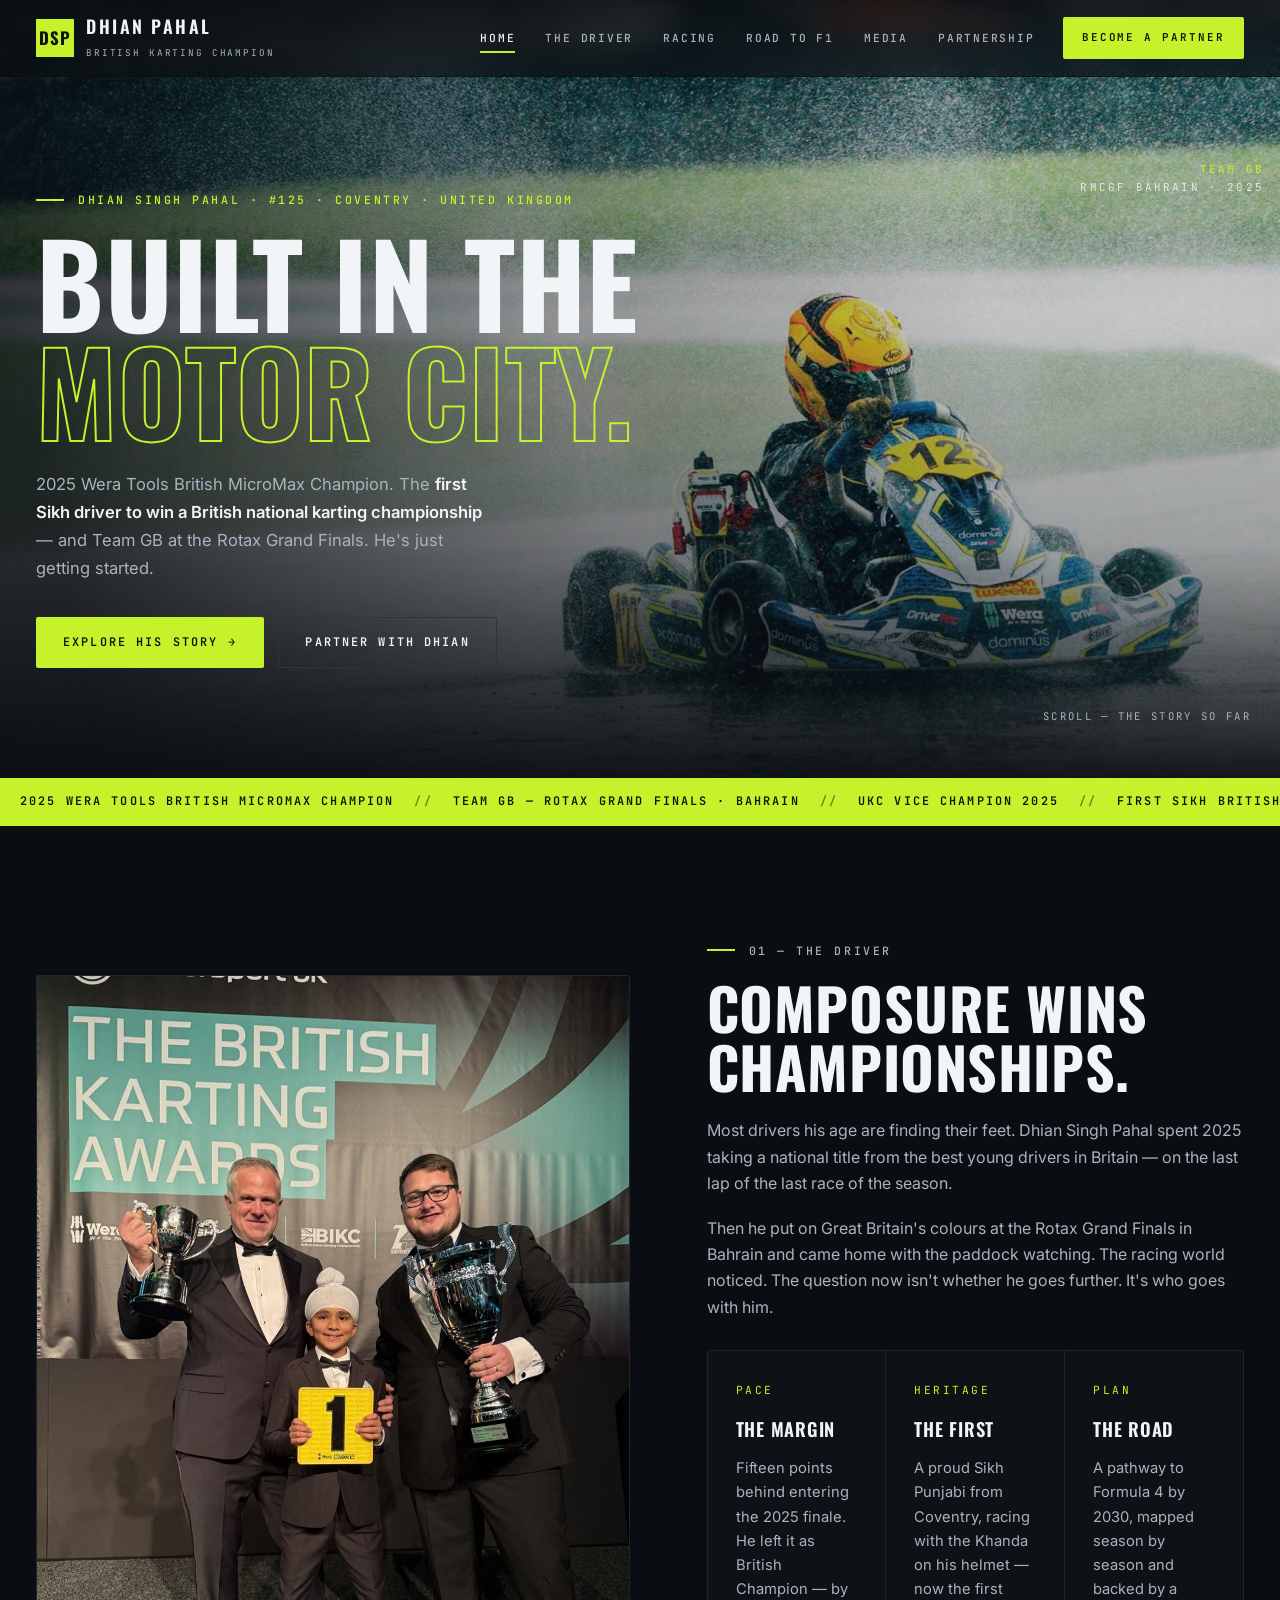
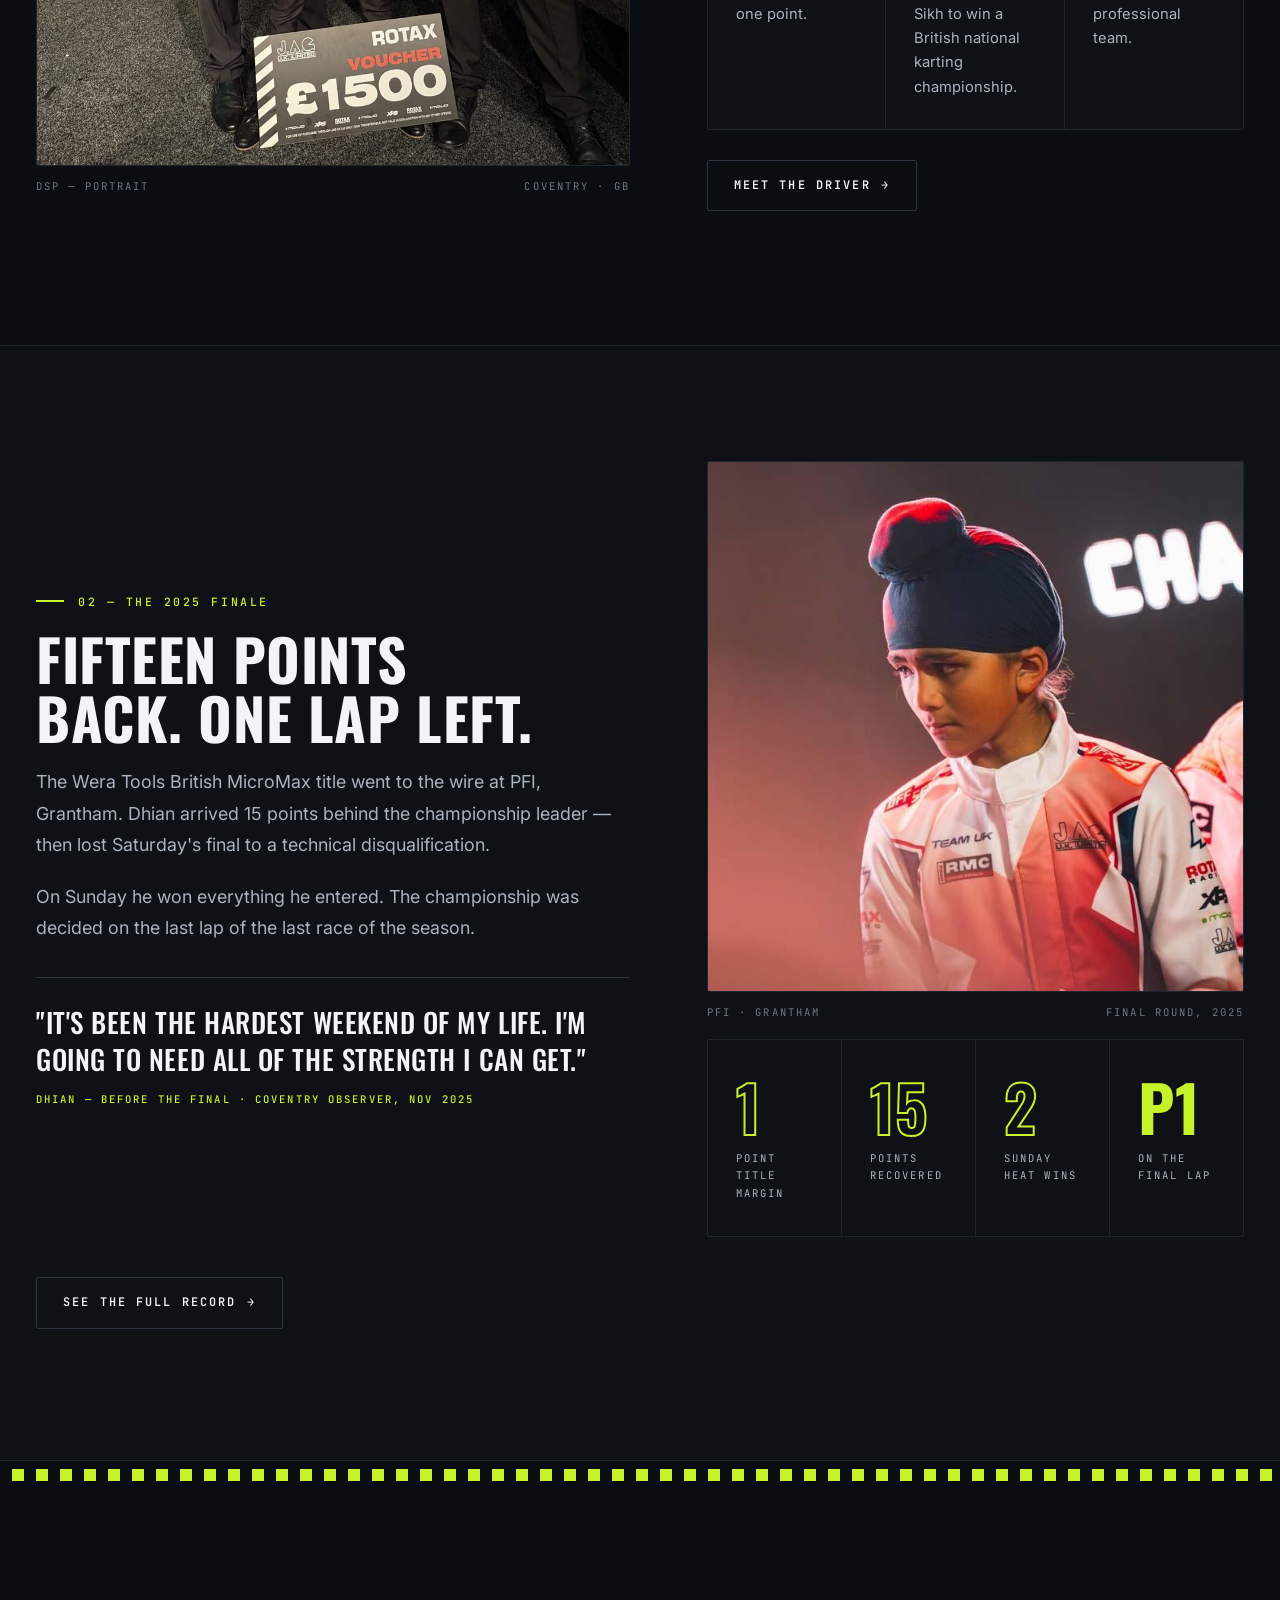
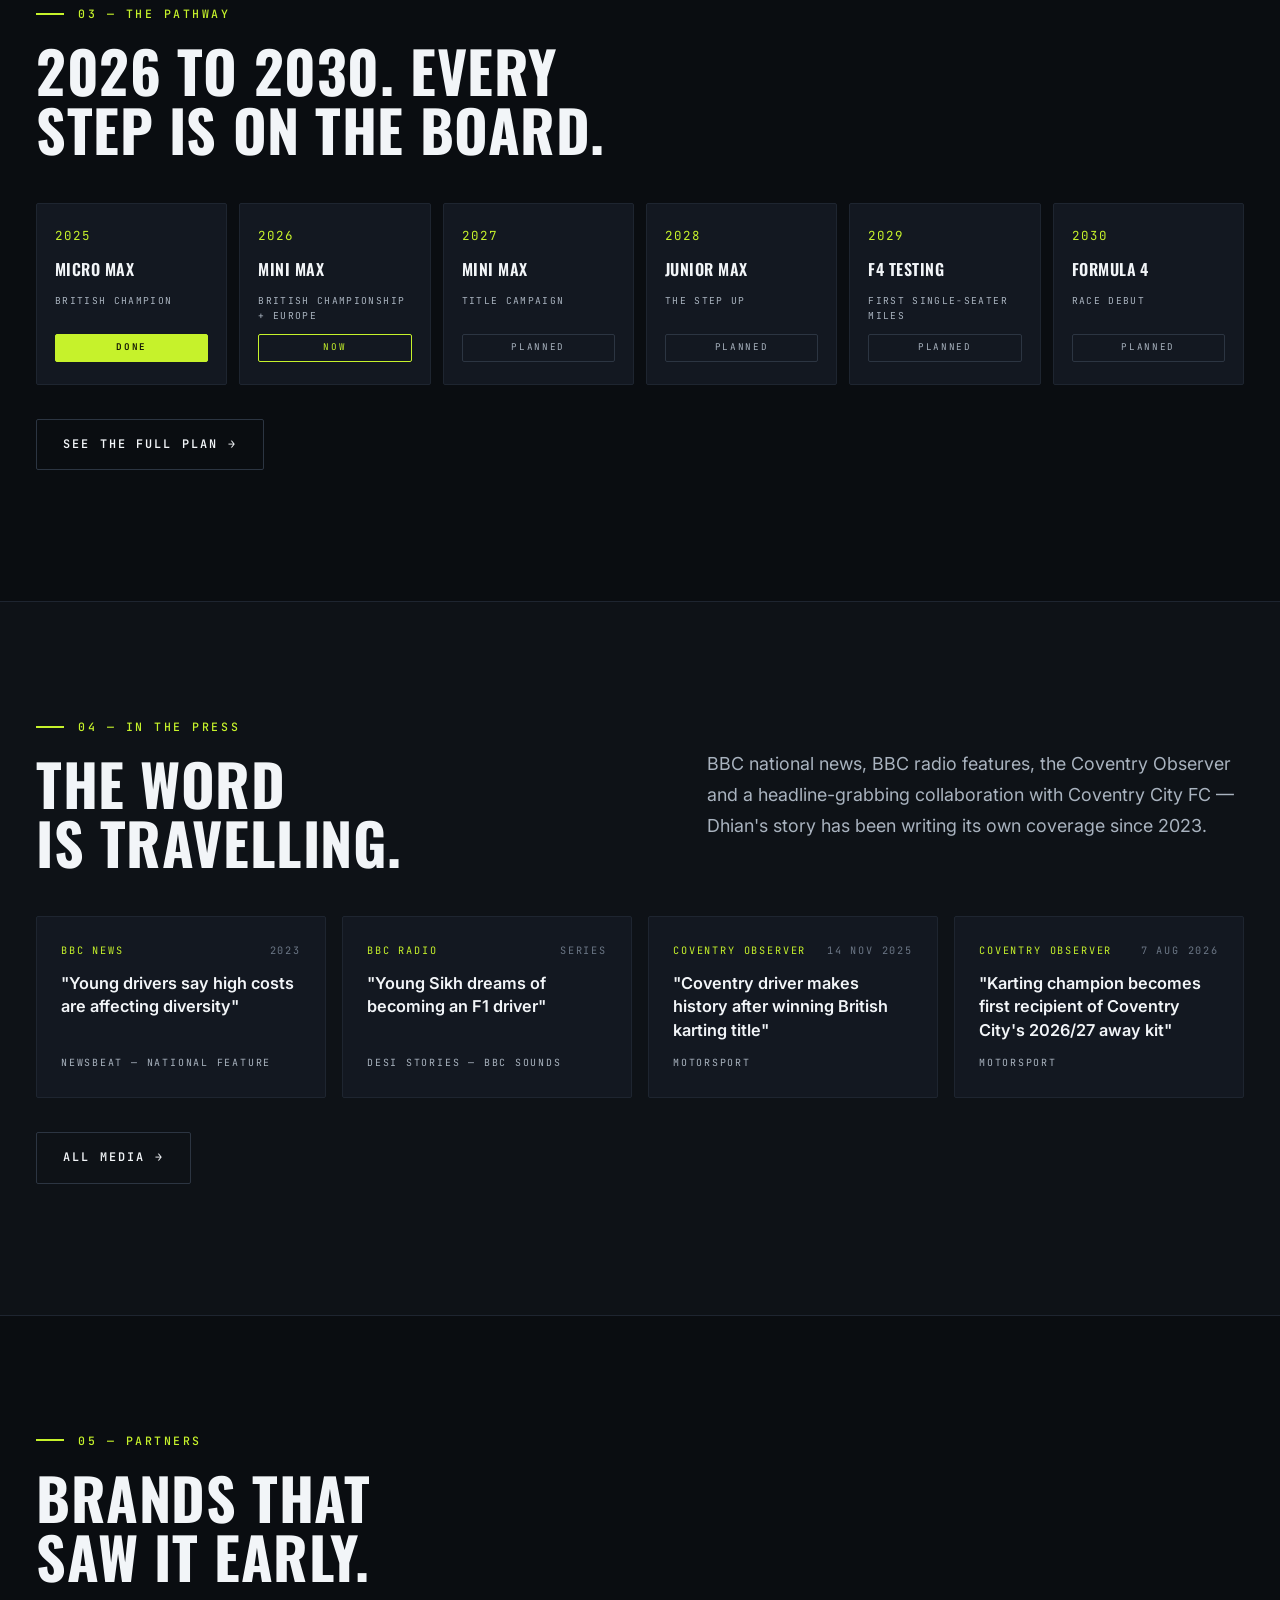
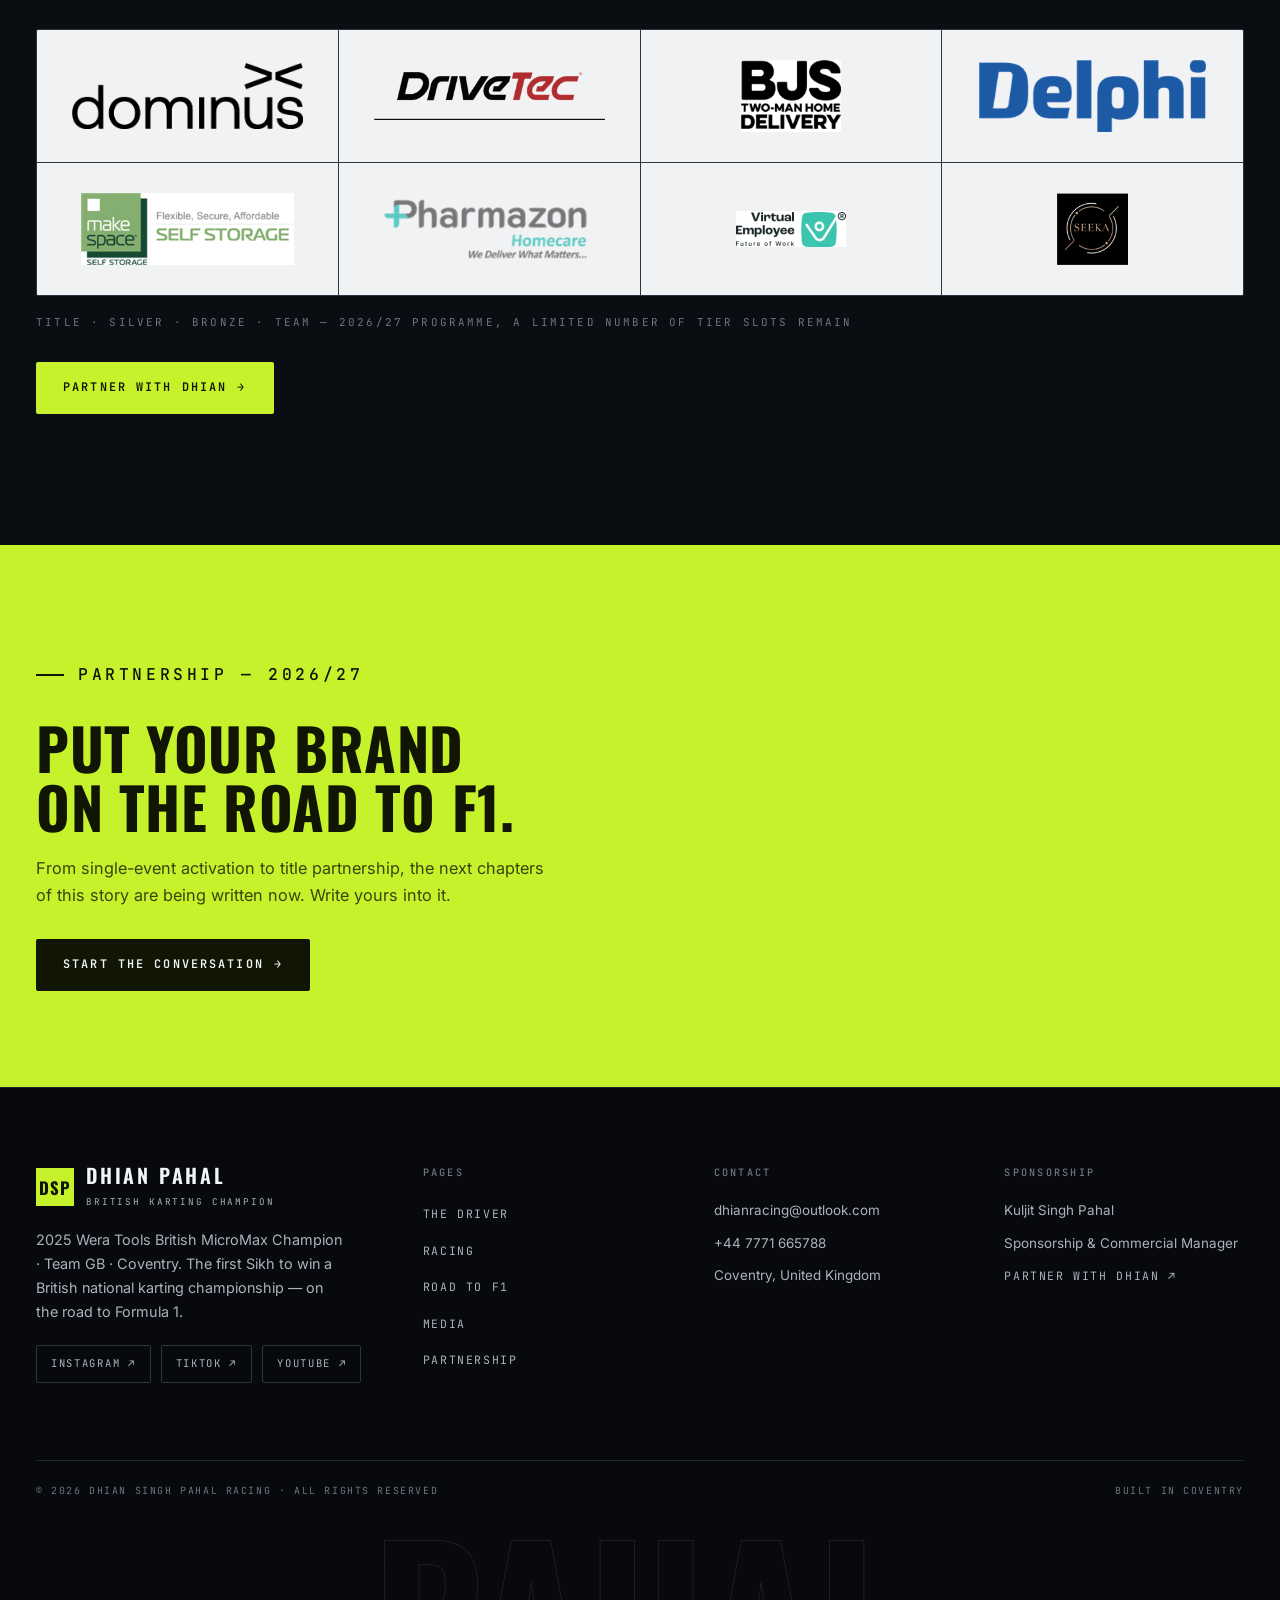
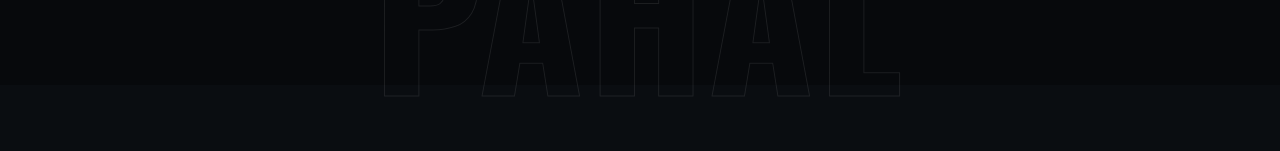
<file: index.html>
<!DOCTYPE html>
<html lang="en">
<head>
<meta charset="utf-8">
<meta name="viewport" content="width=device-width, initial-scale=1, viewport-fit=cover">
<meta name="claude:viewport-fit-sides" content="cover">
<title>Dhian Singh Pahal</title>
<meta name="description" content="Dhian Singh Pahal — 2025 Wera Tools British MicroMax Champion, Team GB driver and the first Sikh to win a British national karting championship. From Coventry to Formula 1.">
<link rel="icon" type="image/png" href="favicon.png">
<link rel="preconnect" href="https://fonts.googleapis.com">
<link rel="preconnect" href="https://fonts.gstatic.com" crossorigin>
<link rel="stylesheet" href="https://fonts.googleapis.com/css2?family=Oswald:wght@500;600;700&family=Inter:wght@400;500;600;700&family=JetBrains+Mono:wght@400;500;600&display=swap">
<link rel="stylesheet" href="assets/css/styles.css">
<link rel="preload" as="image" href="assets/img/hero-track.jpg">
</head>
<body>

<header class="site-head">
  <div class="container head-inner">
    <a class="brand" href="index.html" aria-label="Dhian Singh Pahal — home">
      <span class="brand-mark" aria-hidden="true">DSP</span>
      <span>
        <span class="brand-name">Dhian Pahal</span>
        <span class="brand-sub">British Karting Champion</span>
      </span>
    </a>
    <nav class="site-nav" aria-label="Main">
      <a href="index.html" aria-current="page">Home</a>
      <a href="about.html">The Driver</a>
      <a href="racing.html">Racing</a>
      <a href="road-to-f1.html">Road to F1</a>
      <a href="media.html">Media</a>
      <a href="partnership.html">Partnership</a>
    </nav>
    <a class="btn btn-volt btn-sm head-cta" href="partnership.html#contact">Become a Partner</a>
    <button class="burger" aria-expanded="false" aria-controls="mobile-menu" aria-label="Open menu"><span></span><span></span></button>
  </div>
</header>

<div class="mobile-menu" id="mobile-menu">
  <a href="index.html"><span class="idx">01</span>Home</a>
  <a href="about.html"><span class="idx">02</span>The Driver</a>
  <a href="racing.html"><span class="idx">03</span>Racing</a>
  <a href="road-to-f1.html"><span class="idx">04</span>Road to F1</a>
  <a href="media.html"><span class="idx">05</span>Media</a>
  <a href="partnership.html"><span class="idx">06</span>Partnership</a>
  <div class="mm-social">
    <a href="https://www.instagram.com/dhianracing" rel="noopener">Instagram ↗</a>
    <a href="https://www.tiktok.com/@dhian.racing" rel="noopener">TikTok ↗</a>
    <a href="https://www.youtube.com/@DhianRacing" rel="noopener">YouTube ↗</a>
  </div>
</div>

<main>

  <!-- HERO -->
  <section class="hero" aria-label="Introduction">
    <img class="hero-img" src="assets/img/hero-track.jpg" alt="Dhian Singh Pahal karting at speed on a wet circuit" fetchpriority="high">
    <p class="hero-meta"><strong>Team GB</strong>RMCGF Bahrain · 2025</p>
    <div class="container">
      <div class="hero-inner">
        <p class="kicker">Dhian Singh Pahal · #125 · Coventry · United Kingdom</p>
        <h1 class="d-xl hero-title"><span>Built in the</span> <span class="outline-volt">motor city.</span></h1>
        <p class="hero-sub">2025 Wera Tools British MicroMax Champion. The <strong>first Sikh driver to win a British national karting championship</strong> — and Team GB at the Rotax Grand Finals. He's just getting started.</p>
        <div class="hero-actions">
          <a class="btn btn-volt" href="about.html">Explore His Story <span class="arrow">→</span></a>
          <a class="btn btn-ghost" href="partnership.html">Partner With Dhian</a>
        </div>
      </div>
    </div>
    <p class="hero-scroll">Scroll — the story so far</p>
  </section>

  <!-- TICKER -->
  <div class="ticker" aria-hidden="true">
    <div class="ticker-track">
      <div class="ticker-group">
        <span>2025 Wera Tools British MicroMax Champion</span><span class="sep">//</span>
        <span>Team GB — Rotax Grand Finals · Bahrain</span><span class="sep">//</span>
        <span>UKC Vice Champion 2025</span><span class="sep">//</span>
        <span>First Sikh British Karting Champion</span><span class="sep">//</span>
        <span>Racing since age three</span><span class="sep">//</span>
        <span>Coventry City FC Ambassador</span><span class="sep">//</span>
        <span>On the road to Formula 1</span><span class="sep">//</span>
      </div>
      <div class="ticker-group">
        <span>2025 Wera Tools British MicroMax Champion</span><span class="sep">//</span>
        <span>Team GB — Rotax Grand Finals · Bahrain</span><span class="sep">//</span>
        <span>UKC Vice Champion 2025</span><span class="sep">//</span>
        <span>First Sikh British Karting Champion</span><span class="sep">//</span>
        <span>Racing since age three</span><span class="sep">//</span>
        <span>Coventry City FC Ambassador</span><span class="sep">//</span>
        <span>On the road to Formula 1</span><span class="sep">//</span>
      </div>
    </div>
  </div>

  <!-- 01 THE DRIVER -->
  <section class="section">
    <div class="container">
      <div class="split" data-reveal>
        <div class="split-media">
          <figure style="margin:0">
            <img src="assets/img/portrait.jpg" alt="Portrait of Dhian Singh Pahal in team colours" loading="lazy">
            <figcaption><span>DSP — Portrait</span><span>Coventry · GB</span></figcaption>
          </figure>
        </div>
        <div class="split-body">
          <p class="kicker">01 — The Driver</p>
          <h2 class="d-l">Composure wins championships.</h2>
          <p style="margin-top:22px">Most drivers his age are finding their feet. Dhian Singh Pahal spent 2025 taking a national title from the best young drivers in Britain — on the last lap of the last race of the season.</p>
          <p>Then he put on Great Britain's colours at the Rotax Grand Finals in Bahrain and came home with the paddock watching. The racing world noticed. The question now isn't whether he goes further. It's who goes with him.</p>
          <div class="pillars" style="margin-top:30px">
            <div class="pillar">
              <p class="ph">Pace</p>
              <h3>The margin</h3>
              <p>Fifteen points behind entering the 2025 finale. He left it as British Champion — by one point.</p>
            </div>
            <div class="pillar">
              <p class="ph">Heritage</p>
              <h3>The first</h3>
              <p>A proud Sikh Punjabi from Coventry, racing with the Khanda on his helmet — now the first Sikh to win a British national karting championship.</p>
            </div>
            <div class="pillar">
              <p class="ph">Plan</p>
              <h3>The road</h3>
              <p>A pathway to Formula 4 by 2030, mapped season by season and backed by a professional team.</p>
            </div>
          </div>
          <p style="margin-top:30px"><a class="btn btn-ghost" href="about.html">Meet the Driver <span class="arrow">→</span></a></p>
        </div>
      </div>
    </div>
  </section>

  <!-- 02 THE 2025 FINALE -->
  <section class="feature section">
    <div class="container">
      <div class="feature-grid">
        <div data-reveal>
          <p class="kicker">02 — The 2025 Finale</p>
          <h2 class="d-l">Fifteen points back. One lap left.</h2>
          <p class="lede">The Wera Tools British MicroMax title went to the wire at PFI, Grantham. Dhian arrived 15 points behind the championship leader — then lost Saturday's final to a technical disqualification.</p>
          <p class="lede">On Sunday he won everything he entered. The championship was decided on the last lap of the last race of the season.</p>
          <blockquote class="feature-quote">
            "It's been the hardest weekend of my life. I'm going to need all of the strength I can get."
            <cite>Dhian — before the final · Coventry Observer, Nov 2025</cite>
          </blockquote>
        </div>
        <div data-reveal>
          <div class="split-media">
            <figure style="margin:0">
              <img src="assets/img/podium.jpg" alt="Dhian Singh Pahal celebrating on the championship podium" loading="lazy">
              <figcaption><span>PFI · Grantham</span><span>Final round, 2025</span></figcaption>
            </figure>
          </div>
          <div class="stat-rail" style="margin-top:18px">
            <div class="stat"><p class="stat-num num">1</p><p class="stat-lab">Point title margin</p></div>
            <div class="stat"><p class="stat-num num">15</p><p class="stat-lab">Points recovered</p></div>
            <div class="stat"><p class="stat-num num">2</p><p class="stat-lab">Sunday heat wins</p></div>
            <div class="stat solid"><p class="stat-num">P1</p><p class="stat-lab">On the final lap</p></div>
          </div>
        </div>
      </div>
      <p data-reveal style="margin-top:40px"><a class="btn btn-ghost" href="racing.html">See the Full Record <span class="arrow">→</span></a></p>
    </div>
  </section>

  <hr class="checker">

  <!-- 03 THE PATHWAY -->
  <section class="section">
    <div class="container">
      <p class="kicker" data-reveal>03 — The Pathway</p>
      <h2 class="d-l" data-reveal style="max-width:20ch">2026 to 2030. Every step is on the board.</h2>
      <div class="chips" style="margin-top:44px" data-reveal>
        <div class="chip"><span class="y">2025</span><span class="c">Micro Max</span><span class="n">British Champion</span><span class="st done">Done</span></div>
        <div class="chip"><span class="y">2026</span><span class="c">Mini Max</span><span class="n">British Championship + Europe</span><span class="st now">Now</span></div>
        <div class="chip"><span class="y">2027</span><span class="c">Mini Max</span><span class="n">Title campaign</span><span class="st">Planned</span></div>
        <div class="chip"><span class="y">2028</span><span class="c">Junior Max</span><span class="n">The step up</span><span class="st">Planned</span></div>
        <div class="chip"><span class="y">2029</span><span class="c">F4 Testing</span><span class="n">First single-seater miles</span><span class="st">Planned</span></div>
        <div class="chip"><span class="y">2030</span><span class="c">Formula 4</span><span class="n">Race debut</span><span class="st">Planned</span></div>
      </div>
      <p data-reveal style="margin-top:34px"><a class="btn btn-ghost" href="road-to-f1.html">See the Full Plan <span class="arrow">→</span></a></p>
    </div>
  </section>

  <!-- 04 IN THE PRESS -->
  <section class="section section-alt">
    <div class="container">
      <div class="split" data-reveal>
        <div>
          <p class="kicker">04 — In the Press</p>
          <h2 class="d-l" style="max-width:16ch">The word is travelling.</h2>
        </div>
        <div>
          <p class="lede" style="margin-top:0">BBC national news, BBC radio features, the Coventry Observer and a headline-grabbing collaboration with Coventry City FC — Dhian's story has been writing its own coverage since 2023.</p>
        </div>
      </div>
      <div class="card-grid" style="margin-top:44px">
        <a class="press-card" href="https://www.bbc.com/news/newsbeat-67102066" rel="noopener" target="_blank" data-reveal>
          <span class="pc-top"><span>BBC News</span><span class="date">2023</span></span>
          <h3>"Young drivers say high costs are affecting diversity"</h3>
          <span class="pc-src">Newsbeat — national feature</span>
        </a>
        <a class="press-card" href="https://www.bbc.co.uk/programmes/p0p6k4sj" rel="noopener" target="_blank" data-reveal>
          <span class="pc-top"><span>BBC Radio</span><span class="date">Series</span></span>
          <h3>"Young Sikh dreams of becoming an F1 driver"</h3>
          <span class="pc-src">Desi Stories — BBC Sounds</span>
        </a>
        <a class="press-card" href="https://coventryobserver.co.uk/sport/motorsport-coventry-driver-makes-history-after-winning-british-karting-title/" rel="noopener" target="_blank" data-reveal>
          <span class="pc-top"><span>Coventry Observer</span><span class="date">14 Nov 2025</span></span>
          <h3>"Coventry driver makes history after winning British karting title"</h3>
          <span class="pc-src">Motorsport</span>
        </a>
        <a class="press-card" href="https://coventryobserver.co.uk/sport/motorsport-karting-champion-becomes-first-recipient-of-coventry-citys-new-2026-27-away-kit/" rel="noopener" target="_blank" data-reveal>
          <span class="pc-top"><span>Coventry Observer</span><span class="date">7 Aug 2026</span></span>
          <h3>"Karting champion becomes first recipient of Coventry City's 2026/27 away kit"</h3>
          <span class="pc-src">Motorsport</span>
        </a>
      </div>
      <p data-reveal style="margin-top:34px"><a class="btn btn-ghost" href="media.html">All Media <span class="arrow">→</span></a></p>
    </div>
  </section>

  <!-- 05 PARTNERS -->
  <section class="section">
    <div class="container">
      <p class="kicker" data-reveal>05 — Partners</p>
      <h2 class="d-l" data-reveal style="max-width:20ch">Brands that saw it early.</h2>
      <div class="ptiles" style="margin-top:44px" data-reveal>
        <div class="ptile"><img src="assets/img/partners/dominus.png" alt="Dominus" loading="lazy"></div>
        <div class="ptile"><img src="assets/img/partners/drivetec.png" alt="DriveTec" loading="lazy"></div>
        <div class="ptile"><img src="assets/img/partners/bjs.png" alt="BJS Home Delivery" loading="lazy"></div>
        <div class="ptile"><img src="assets/img/partners/delphi.png" alt="Delphi" loading="lazy"></div>
        <div class="ptile"><img src="assets/img/partners/makespace.png" alt="Make Space" loading="lazy"></div>
        <div class="ptile"><img src="assets/img/partners/pharmazon.png" alt="Pharmazon Homecare" loading="lazy"></div>
        <div class="ptile"><img src="assets/img/partners/ve.png" alt="Virtual Employee" loading="lazy"></div>
        <div class="ptile"><img src="assets/img/partners/seeka.png" alt="Seeka Group" loading="lazy"></div>
      </div>
      <p class="mono" style="font-size:.68rem;letter-spacing:.2em;text-transform:uppercase;color:var(--faint);margin-top:18px" data-reveal>Title · Silver · Bronze · Team — 2026/27 programme, a limited number of tier slots remain</p>
      <p data-reveal style="margin-top:30px"><a class="btn btn-volt" href="partnership.html">Partner With Dhian <span class="arrow">→</span></a></p>
    </div>
  </section>

  <!-- CTA -->
  <section class="cta-band">
    <div class="container">
      <p class="kicker" data-reveal>Partnership — 2026/27</p>
      <h2 class="d-l" data-reveal>Put your brand on the road to F1.</h2>
      <p data-reveal>From single-event activation to title partnership, the next chapters of this story are being written now. Write yours into it.</p>
      <div data-reveal><a class="btn btn-dark" href="partnership.html#contact">Start the Conversation <span class="arrow">→</span></a></div>
    </div>
  </section>

</main>

<footer class="site-foot">
  <div class="container">
    <div class="foot-grid">
      <div class="foot-brand">
        <a class="brand" href="index.html" aria-label="Dhian Singh Pahal — home">
          <span class="brand-mark" aria-hidden="true">DSP</span>
          <span>
            <span class="brand-name">Dhian Pahal</span>
            <span class="brand-sub">British Karting Champion</span>
          </span>
        </a>
        <p class="foot-blurb">2025 Wera Tools British MicroMax Champion · Team GB · Coventry. The first Sikh to win a British national karting championship — on the road to Formula 1.</p>
        <div class="c-social">
          <a href="https://www.instagram.com/dhianracing" rel="noopener">Instagram ↗</a>
          <a href="https://www.tiktok.com/@dhian.racing" rel="noopener">TikTok ↗</a>
          <a href="https://www.youtube.com/@DhianRacing" rel="noopener">YouTube ↗</a>
        </div>
      </div>
      <div class="foot-col">
        <h4>Pages</h4>
        <ul>
          <li><a href="about.html">The Driver</a></li>
          <li><a href="racing.html">Racing</a></li>
          <li><a href="road-to-f1.html">Road to F1</a></li>
          <li><a href="media.html">Media</a></li>
          <li><a href="partnership.html">Partnership</a></li>
        </ul>
      </div>
      <div class="foot-col">
        <h4>Contact</h4>
        <p>dhianracing@outlook.com</p>
        <p>+44 7771 665788</p>
        <p>Coventry, United Kingdom</p>
      </div>
      <div class="foot-col">
        <h4>Sponsorship</h4>
        <p>Kuljit Singh Pahal</p>
        <p>Sponsorship &amp; Commercial Manager</p>
        <p><a href="partnership.html#contact">Partner With Dhian ↗</a></p>
      </div>
    </div>
    <div class="foot-bottom">
      <span>© <span id="year">2026</span> Dhian Singh Pahal Racing · All rights reserved</span>
      <span>Built in Coventry</span>
    </div>
    <p class="foot-mark" aria-hidden="true">Pahal</p>
  </div>
</footer>

<script src="assets/js/main.js"></script>
</body>
</html>
</file>
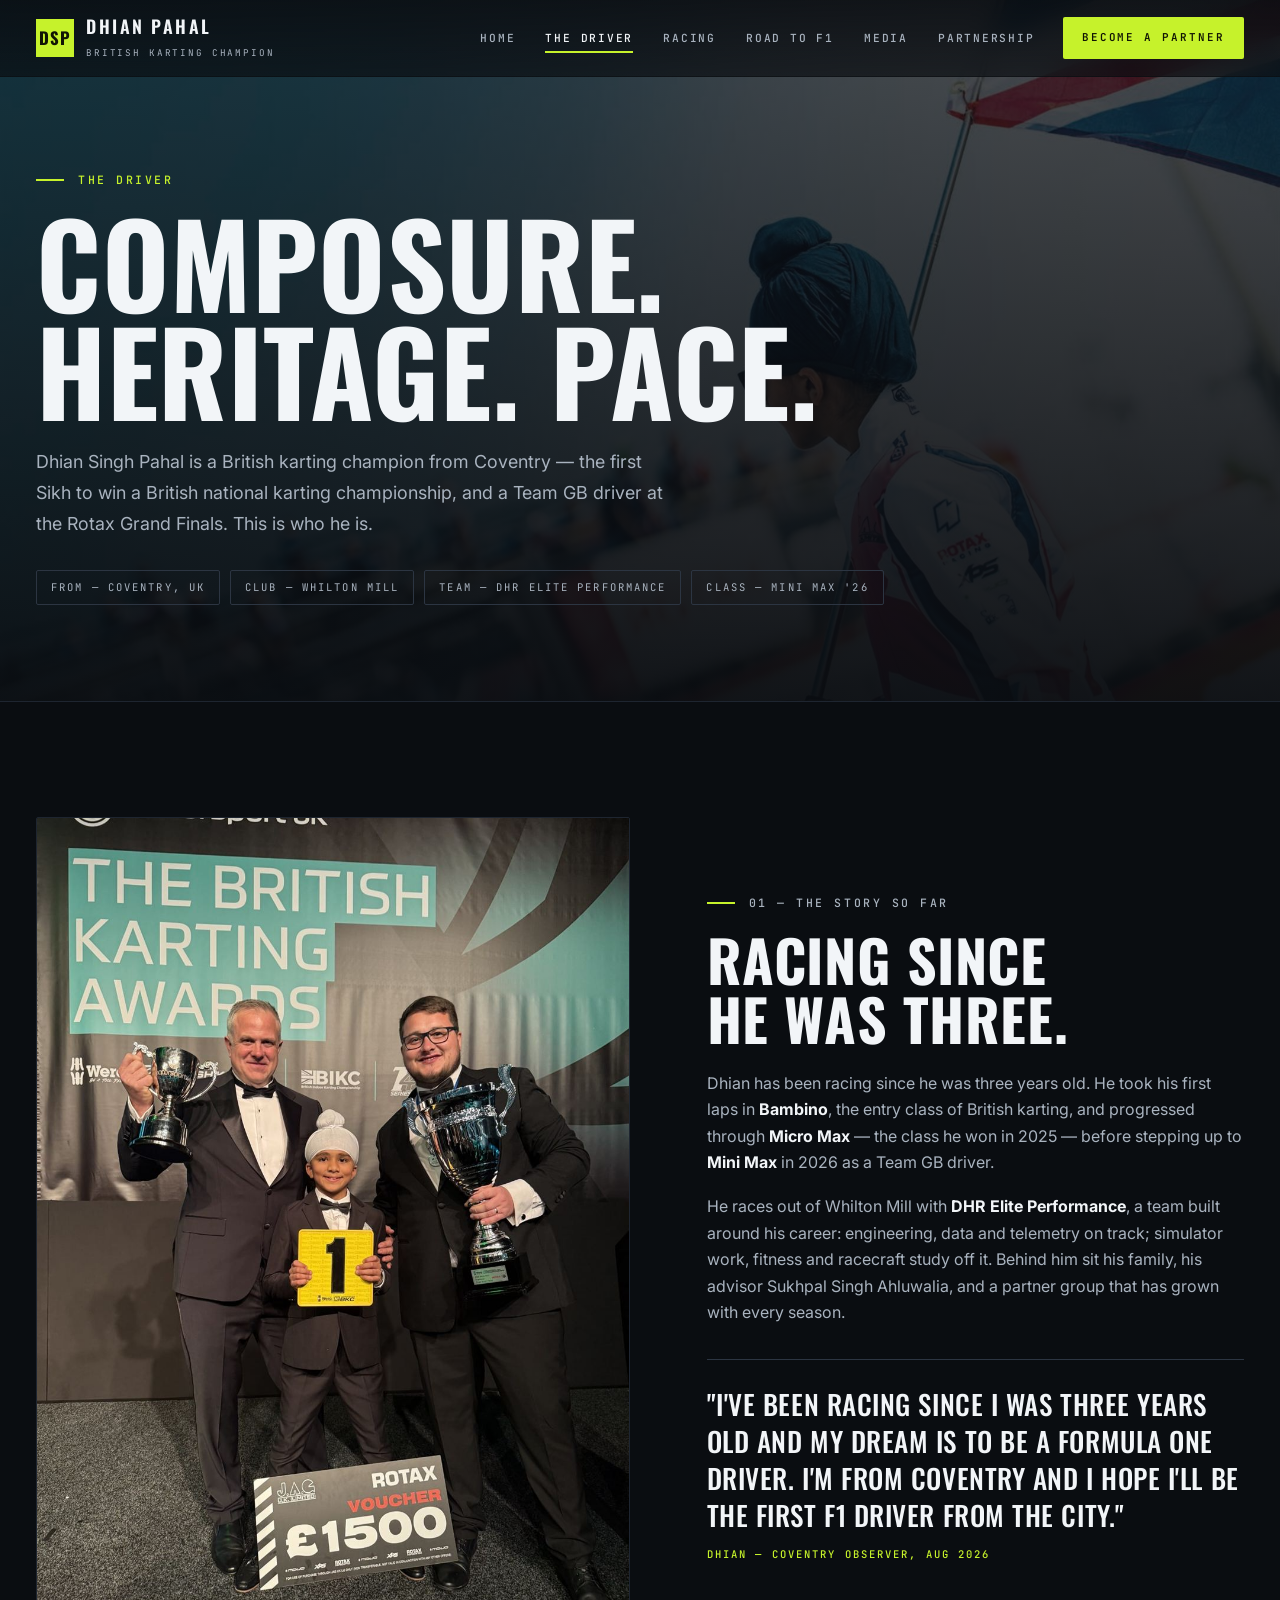
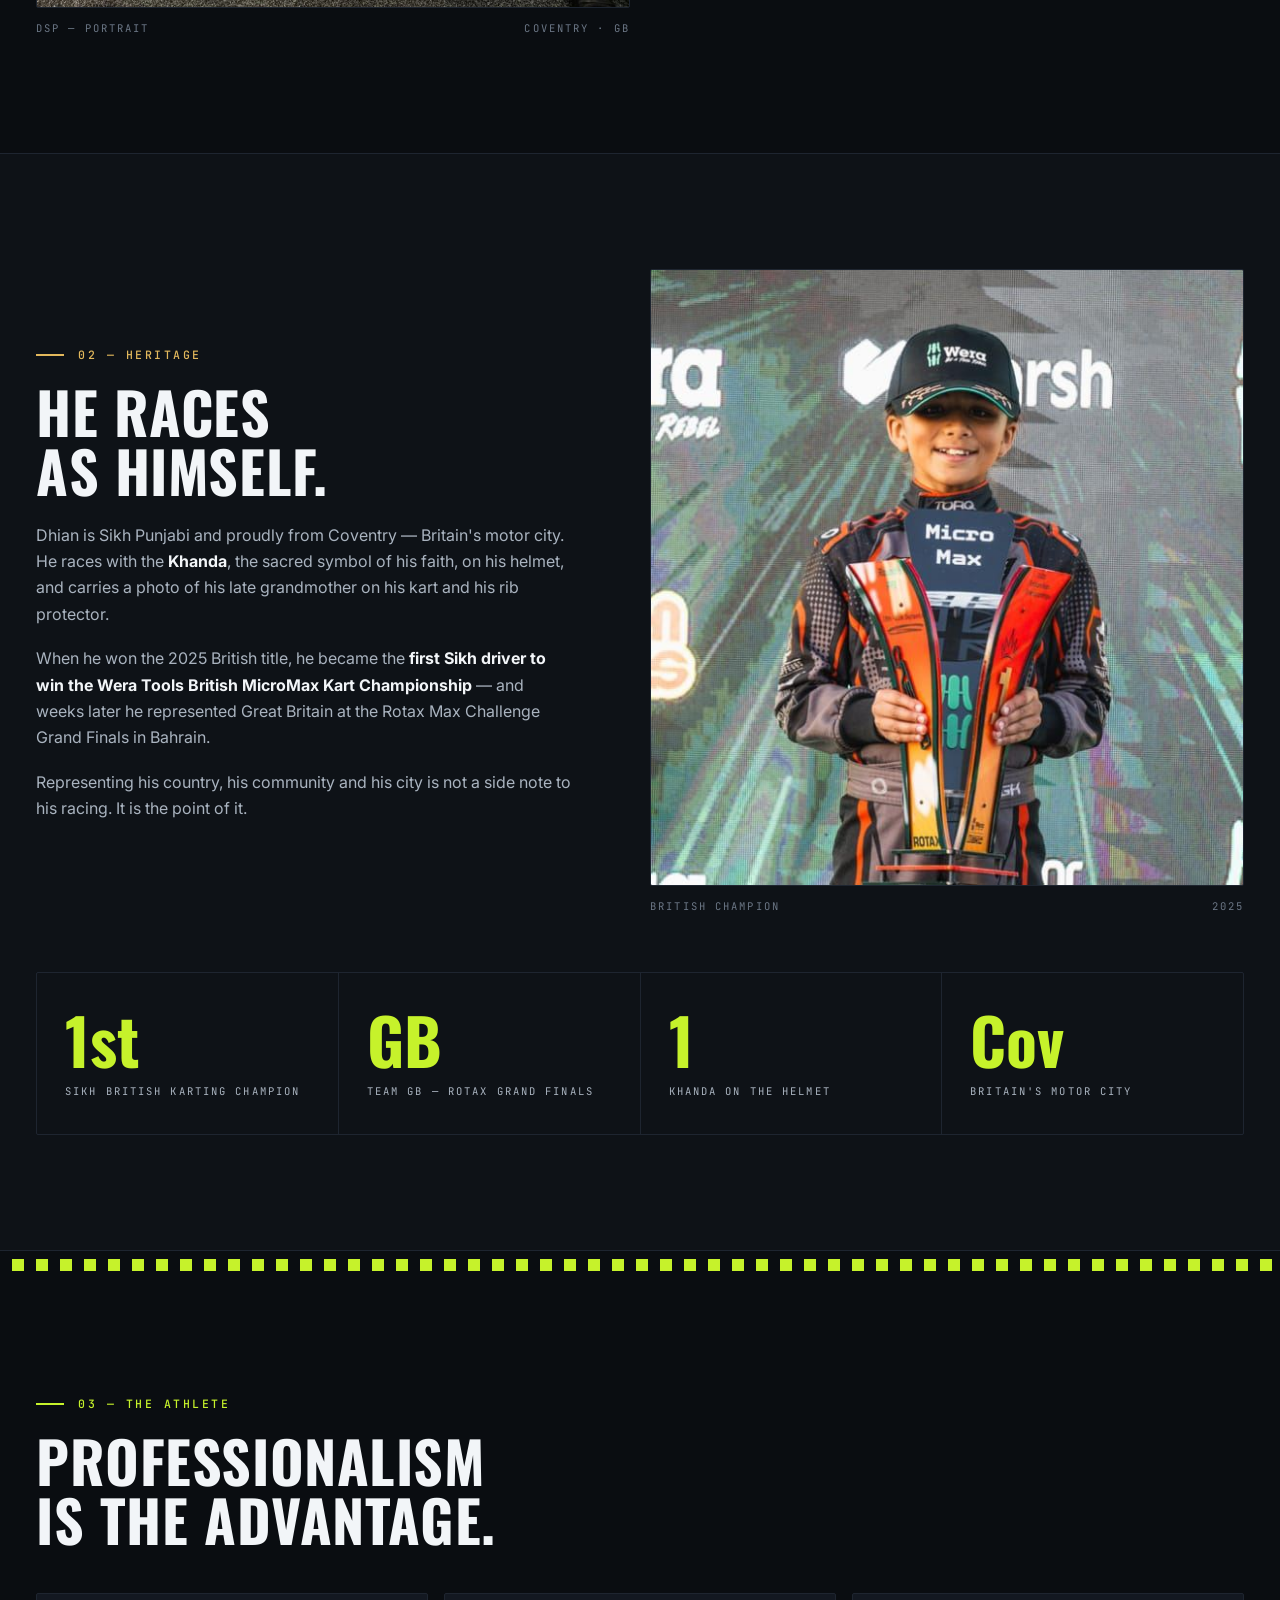
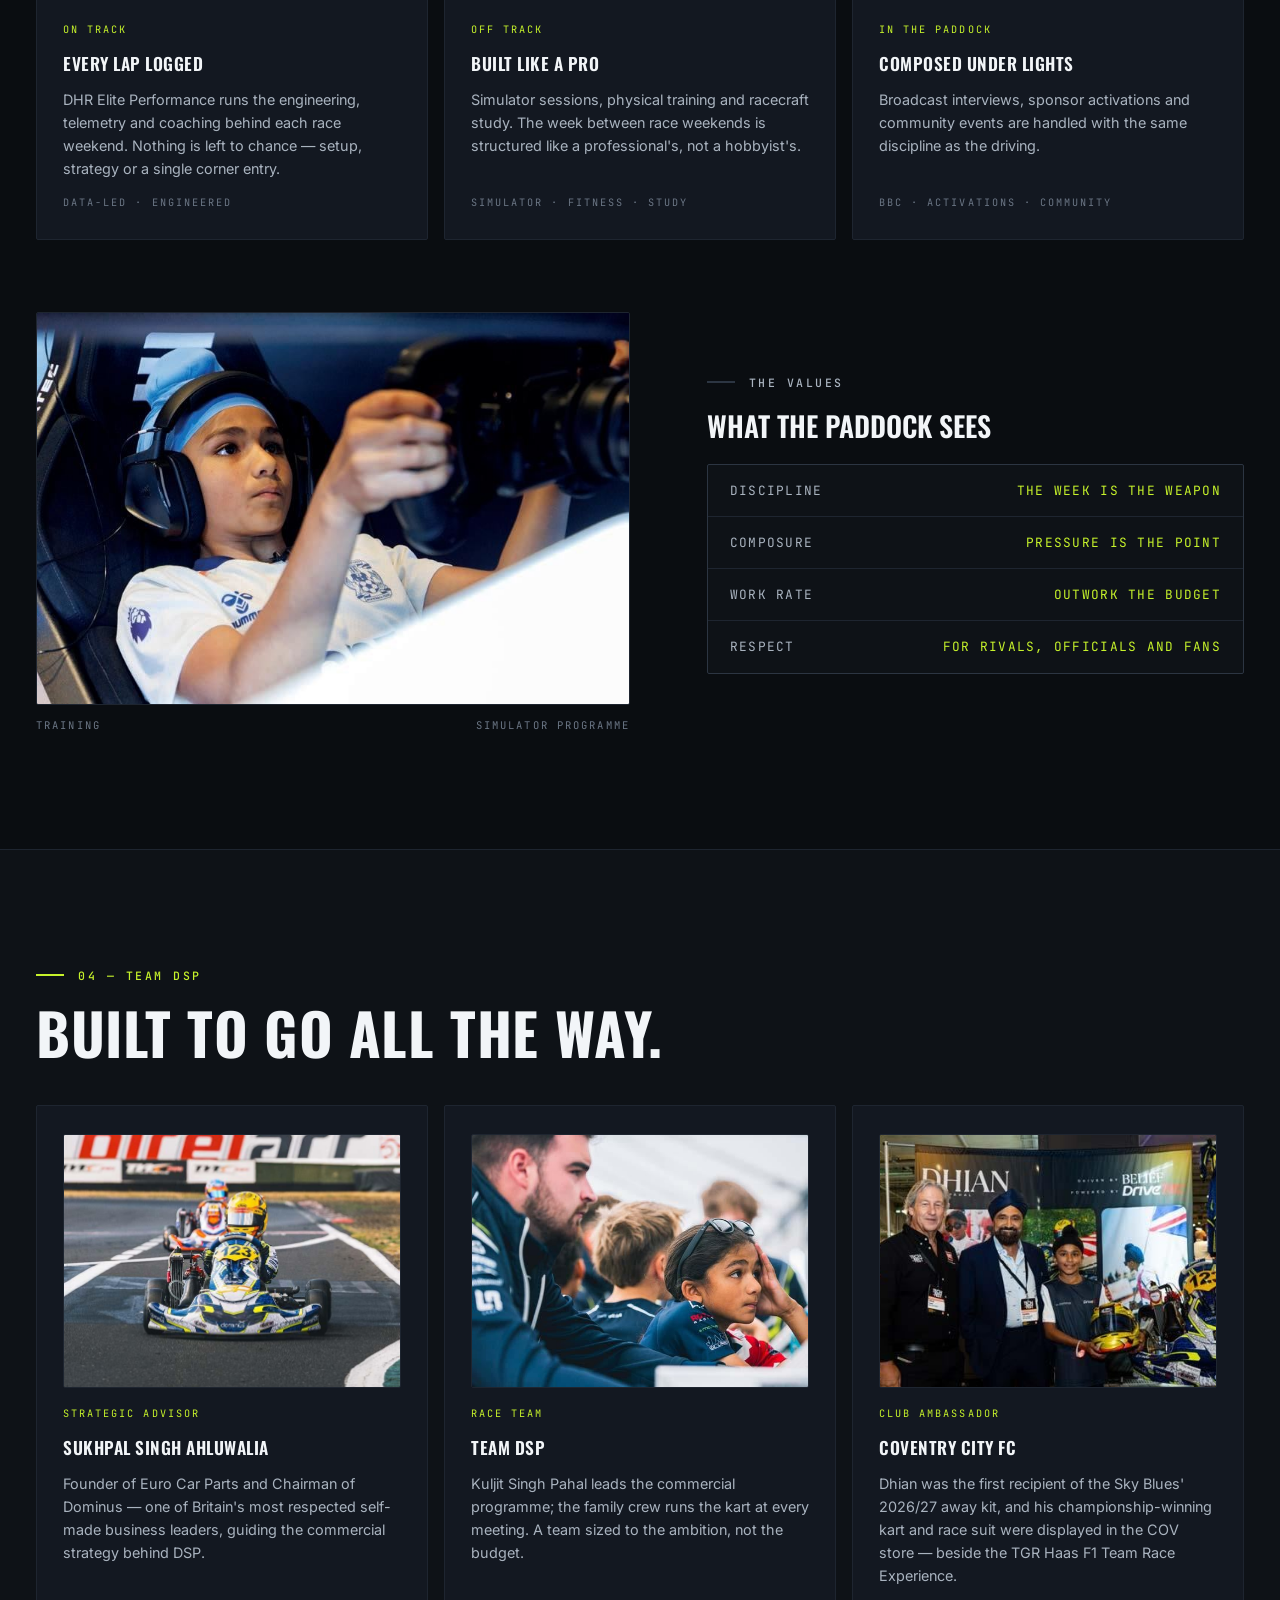
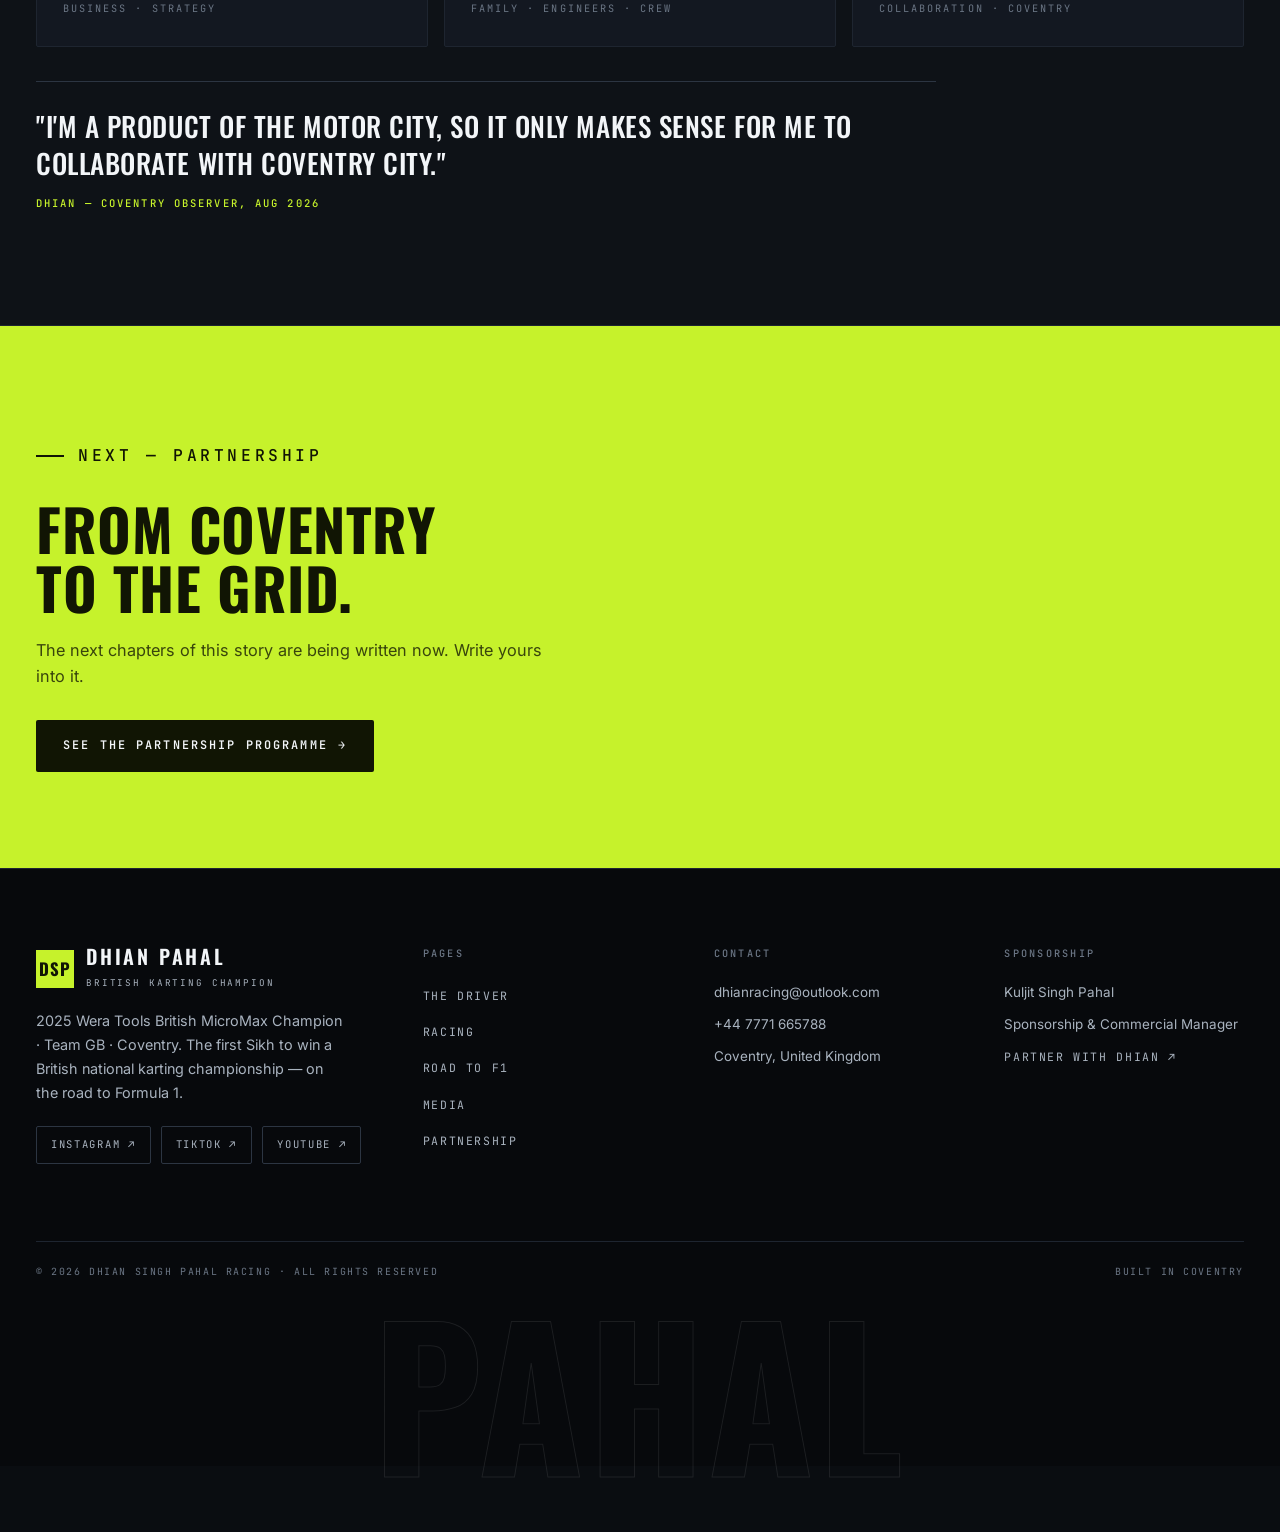
<file: about.html>
<!DOCTYPE html>
<html lang="en">
<head>
<meta charset="utf-8">
<meta name="viewport" content="width=device-width, initial-scale=1, viewport-fit=cover">
<meta name="claude:viewport-fit-sides" content="cover">
<title>Dhian Singh Pahal · The Driver</title>
<meta name="description" content="Who is Dhian Singh Pahal? A British karting champion from Coventry, the first Sikh to win a British national karting championship, and a Team GB driver on the road to Formula 1.">
<link rel="icon" type="image/png" href="favicon.png">
<link rel="preconnect" href="https://fonts.googleapis.com">
<link rel="preconnect" href="https://fonts.gstatic.com" crossorigin>
<link rel="stylesheet" href="https://fonts.googleapis.com/css2?family=Oswald:wght@500;600;700&family=Inter:wght@400;500;600;700&family=JetBrains+Mono:wght@400;500;600&display=swap">
<link rel="stylesheet" href="assets/css/styles.css">
</head>
<body>

<header class="site-head">
  <div class="container head-inner">
    <a class="brand" href="index.html" aria-label="Dhian Singh Pahal — home">
      <span class="brand-mark" aria-hidden="true">DSP</span>
      <span>
        <span class="brand-name">Dhian Pahal</span>
        <span class="brand-sub">British Karting Champion</span>
      </span>
    </a>
    <nav class="site-nav" aria-label="Main">
      <a href="index.html">Home</a>
      <a href="about.html" aria-current="page">The Driver</a>
      <a href="racing.html">Racing</a>
      <a href="road-to-f1.html">Road to F1</a>
      <a href="media.html">Media</a>
      <a href="partnership.html">Partnership</a>
    </nav>
    <a class="btn btn-volt btn-sm head-cta" href="partnership.html#contact">Become a Partner</a>
    <button class="burger" aria-expanded="false" aria-controls="mobile-menu" aria-label="Open menu"><span></span><span></span></button>
  </div>
</header>

<div class="mobile-menu" id="mobile-menu">
  <a href="index.html"><span class="idx">01</span>Home</a>
  <a href="about.html"><span class="idx">02</span>The Driver</a>
  <a href="racing.html"><span class="idx">03</span>Racing</a>
  <a href="road-to-f1.html"><span class="idx">04</span>Road to F1</a>
  <a href="media.html"><span class="idx">05</span>Media</a>
  <a href="partnership.html"><span class="idx">06</span>Partnership</a>
  <div class="mm-social">
    <a href="https://www.instagram.com/dhianracing" rel="noopener">Instagram ↗</a>
    <a href="https://www.tiktok.com/@dhian.racing" rel="noopener">TikTok ↗</a>
    <a href="https://www.youtube.com/@DhianRacing" rel="noopener">YouTube ↗</a>
  </div>
</div>

<main>

  <!-- PAGE HERO -->
  <section class="page-hero">
    <img class="page-hero-img" src="assets/img/banner-flag.jpg" alt="Dhian Singh Pahal with the Union flag in the paddock">
    <div class="container">
      <p class="kicker">The Driver</p>
      <h1 class="d-xl">Composure. Heritage. Pace.</h1>
      <p class="lede">Dhian Singh Pahal is a British karting champion from Coventry — the first Sikh to win a British national karting championship, and a Team GB driver at the Rotax Grand Finals. This is who he is.</p>
      <div class="page-hero-meta">
        <span>From — Coventry, UK</span>
        <span>Club — Whilton Mill</span>
        <span>Team — DHR Elite Performance</span>
        <span>Class — Mini Max '26</span>
      </div>
    </div>
  </section>

  <!-- STORY -->
  <section class="section">
    <div class="container">
      <div class="split" data-reveal>
        <div class="split-media">
          <figure style="margin:0">
            <img src="assets/img/portrait.jpg" alt="Portrait of Dhian Singh Pahal in team colours" loading="lazy">
            <figcaption><span>DSP — Portrait</span><span>Coventry · GB</span></figcaption>
          </figure>
        </div>
        <div class="split-body">
          <p class="kicker">01 — The Story So Far</p>
          <h2 class="d-l">Racing since he was three.</h2>
          <p style="margin-top:22px">Dhian has been racing since he was three years old. He took his first laps in <strong>Bambino</strong>, the entry class of British karting, and progressed through <strong>Micro Max</strong> — the class he won in 2025 — before stepping up to <strong>Mini Max</strong> in 2026 as a Team GB driver.</p>
          <p>He races out of Whilton Mill with <strong>DHR Elite Performance</strong>, a team built around his career: engineering, data and telemetry on track; simulator work, fitness and racecraft study off it. Behind him sit his family, his advisor Sukhpal Singh Ahluwalia, and a partner group that has grown with every season.</p>
          <blockquote class="feature-quote">
            "I've been racing since I was three years old and my dream is to be a Formula One driver. I'm from Coventry and I hope I'll be the first F1 driver from the city."
            <cite>Dhian — Coventry Observer, Aug 2026</cite>
          </blockquote>
        </div>
      </div>
    </div>
  </section>

  <!-- HERITAGE -->
  <section class="section section-alt">
    <div class="container">
      <div class="split flip" data-reveal>
        <div class="split-body">
          <p class="kicker gold">02 — Heritage</p>
          <h2 class="d-l">He races as himself.</h2>
          <p style="margin-top:22px">Dhian is Sikh Punjabi and proudly from Coventry — Britain's motor city. He races with the <strong>Khanda</strong>, the sacred symbol of his faith, on his helmet, and carries a photo of his late grandmother on his kart and his rib protector.</p>
          <p>When he won the 2025 British title, he became the <strong>first Sikh driver to win the Wera Tools British MicroMax Kart Championship</strong> — and weeks later he represented Great Britain at the Rotax Max Challenge Grand Finals in Bahrain.</p>
          <p>Representing his country, his community and his city is not a side note to his racing. It is the point of it.</p>
        </div>
        <div class="split-media">
          <figure style="margin:0">
            <img src="assets/img/british-champ-one.jpg" alt="Dhian Singh Pahal celebrating his 2025 British championship" loading="lazy">
            <figcaption><span>British Champion</span><span>2025</span></figcaption>
          </figure>
        </div>
      </div>
      <div class="stat-rail" style="margin-top:56px" data-reveal>
        <div class="stat solid"><p class="stat-num">1st</p><p class="stat-lab">Sikh British karting champion</p></div>
        <div class="stat solid"><p class="stat-num">GB</p><p class="stat-lab">Team GB — Rotax Grand Finals</p></div>
        <div class="stat solid"><p class="stat-num">1</p><p class="stat-lab">Khanda on the helmet</p></div>
        <div class="stat solid"><p class="stat-num">Cov</p><p class="stat-lab">Britain's motor city</p></div>
      </div>
    </div>
  </section>

  <hr class="checker">

  <!-- THE ATHLETE -->
  <section class="section">
    <div class="container">
      <p class="kicker" data-reveal>03 — The Athlete</p>
      <h2 class="d-l" data-reveal style="max-width:22ch">Professionalism is the advantage.</h2>
      <div class="card-grid three" style="margin-top:44px">
        <div class="card" data-reveal>
          <span class="c-tag">On Track</span>
          <h3>Every lap logged</h3>
          <p>DHR Elite Performance runs the engineering, telemetry and coaching behind each race weekend. Nothing is left to chance — setup, strategy or a single corner entry.</p>
          <span class="c-foot">Data-led · Engineered</span>
        </div>
        <div class="card" data-reveal>
          <span class="c-tag">Off Track</span>
          <h3>Built like a pro</h3>
          <p>Simulator sessions, physical training and racecraft study. The week between race weekends is structured like a professional's, not a hobbyist's.</p>
          <span class="c-foot">Simulator · Fitness · Study</span>
        </div>
        <div class="card" data-reveal>
          <span class="c-tag">In the Paddock</span>
          <h3>Composed under lights</h3>
          <p>Broadcast interviews, sponsor activations and community events are handled with the same discipline as the driving.</p>
          <span class="c-foot">BBC · Activations · Community</span>
        </div>
      </div>
      <div class="split" style="margin-top:72px" data-reveal>
        <div class="split-media">
          <figure style="margin:0">
            <img src="assets/img/simulator.jpg" alt="Dhian training in a racing simulator" loading="lazy">
            <figcaption><span>Training</span><span>Simulator programme</span></figcaption>
          </figure>
        </div>
        <div class="split-body">
          <p class="kicker plain">The Values</p>
          <h3 class="d-m" style="margin-bottom:22px">What the paddock sees</h3>
          <div class="lapboard">
            <div class="lb-row"><span class="lb-l">Discipline</span><span class="lb-r win">The week is the weapon</span></div>
            <div class="lb-row"><span class="lb-l">Composure</span><span class="lb-r win">Pressure is the point</span></div>
            <div class="lb-row"><span class="lb-l">Work rate</span><span class="lb-r win">Outwork the budget</span></div>
            <div class="lb-row"><span class="lb-l">Respect</span><span class="lb-r win">For rivals, officials and fans</span></div>
          </div>
        </div>
      </div>
    </div>
  </section>

  <!-- TEAM DSP -->
  <section class="section section-alt">
    <div class="container">
      <p class="kicker" data-reveal>04 — Team DSP</p>
      <h2 class="d-l" data-reveal style="max-width:22ch">Built to go all the way.</h2>
      <div class="card-grid three" style="margin-top:44px">
        <div class="card" data-reveal>
          <img class="c-img" src="assets/img/advisor.jpg" alt="Sukhpal Singh Ahluwalia, Dhian's strategic business advisor" loading="lazy">
          <span class="c-tag">Strategic Advisor</span>
          <h3>Sukhpal Singh Ahluwalia</h3>
          <p>Founder of Euro Car Parts and Chairman of Dominus — one of Britain's most respected self-made business leaders, guiding the commercial strategy behind DSP.</p>
          <span class="c-foot">Business · Strategy</span>
        </div>
        <div class="card" data-reveal>
          <img class="c-img" src="assets/img/team-pit.jpg" alt="Team DSP in the pits during a race weekend" loading="lazy">
          <span class="c-tag">Race Team</span>
          <h3>Team DSP</h3>
          <p>Kuljit Singh Pahal leads the commercial programme; the family crew runs the kart at every meeting. A team sized to the ambition, not the budget.</p>
          <span class="c-foot">Family · Engineers · Crew</span>
        </div>
        <div class="card" data-reveal>
          <img class="c-img" src="assets/img/coventry-kit.jpg" alt="Dhian Singh Pahal with Coventry City FC's 2026/27 away kit" loading="lazy">
          <span class="c-tag">Club Ambassador</span>
          <h3>Coventry City FC</h3>
          <p>Dhian was the first recipient of the Sky Blues' 2026/27 away kit, and his championship-winning kart and race suit were displayed in the COV store — beside the TGR Haas F1 Team Race Experience.</p>
          <span class="c-foot">Collaboration · Coventry</span>
        </div>
      </div>
      <blockquote class="feature-quote" data-reveal style="max-width:60ch">
        "I'm a product of the motor city, so it only makes sense for me to collaborate with Coventry City."
        <cite>Dhian — Coventry Observer, Aug 2026</cite>
      </blockquote>
    </div>
  </section>

  <!-- CTA -->
  <section class="cta-band">
    <div class="container">
      <p class="kicker" data-reveal>Next — Partnership</p>
      <h2 class="d-l" data-reveal>From Coventry to the grid.</h2>
      <p data-reveal>The next chapters of this story are being written now. Write yours into it.</p>
      <div data-reveal><a class="btn btn-dark" href="partnership.html">See the Partnership Programme <span class="arrow">→</span></a></div>
    </div>
  </section>

</main>

<footer class="site-foot">
  <div class="container">
    <div class="foot-grid">
      <div class="foot-brand">
        <a class="brand" href="index.html" aria-label="Dhian Singh Pahal — home">
          <span class="brand-mark" aria-hidden="true">DSP</span>
          <span>
            <span class="brand-name">Dhian Pahal</span>
            <span class="brand-sub">British Karting Champion</span>
          </span>
        </a>
        <p class="foot-blurb">2025 Wera Tools British MicroMax Champion · Team GB · Coventry. The first Sikh to win a British national karting championship — on the road to Formula 1.</p>
        <div class="c-social">
          <a href="https://www.instagram.com/dhianracing" rel="noopener">Instagram ↗</a>
          <a href="https://www.tiktok.com/@dhian.racing" rel="noopener">TikTok ↗</a>
          <a href="https://www.youtube.com/@DhianRacing" rel="noopener">YouTube ↗</a>
        </div>
      </div>
      <div class="foot-col">
        <h4>Pages</h4>
        <ul>
          <li><a href="about.html">The Driver</a></li>
          <li><a href="racing.html">Racing</a></li>
          <li><a href="road-to-f1.html">Road to F1</a></li>
          <li><a href="media.html">Media</a></li>
          <li><a href="partnership.html">Partnership</a></li>
        </ul>
      </div>
      <div class="foot-col">
        <h4>Contact</h4>
        <p>dhianracing@outlook.com</p>
        <p>+44 7771 665788</p>
        <p>Coventry, United Kingdom</p>
      </div>
      <div class="foot-col">
        <h4>Sponsorship</h4>
        <p>Kuljit Singh Pahal</p>
        <p>Sponsorship &amp; Commercial Manager</p>
        <p><a href="partnership.html#contact">Partner With Dhian ↗</a></p>
      </div>
    </div>
    <div class="foot-bottom">
      <span>© <span id="year">2026</span> Dhian Singh Pahal Racing · All rights reserved</span>
      <span>Built in Coventry</span>
    </div>
    <p class="foot-mark" aria-hidden="true">Pahal</p>
  </div>
</footer>

<script src="assets/js/main.js"></script>
</body>
</html>
</file>
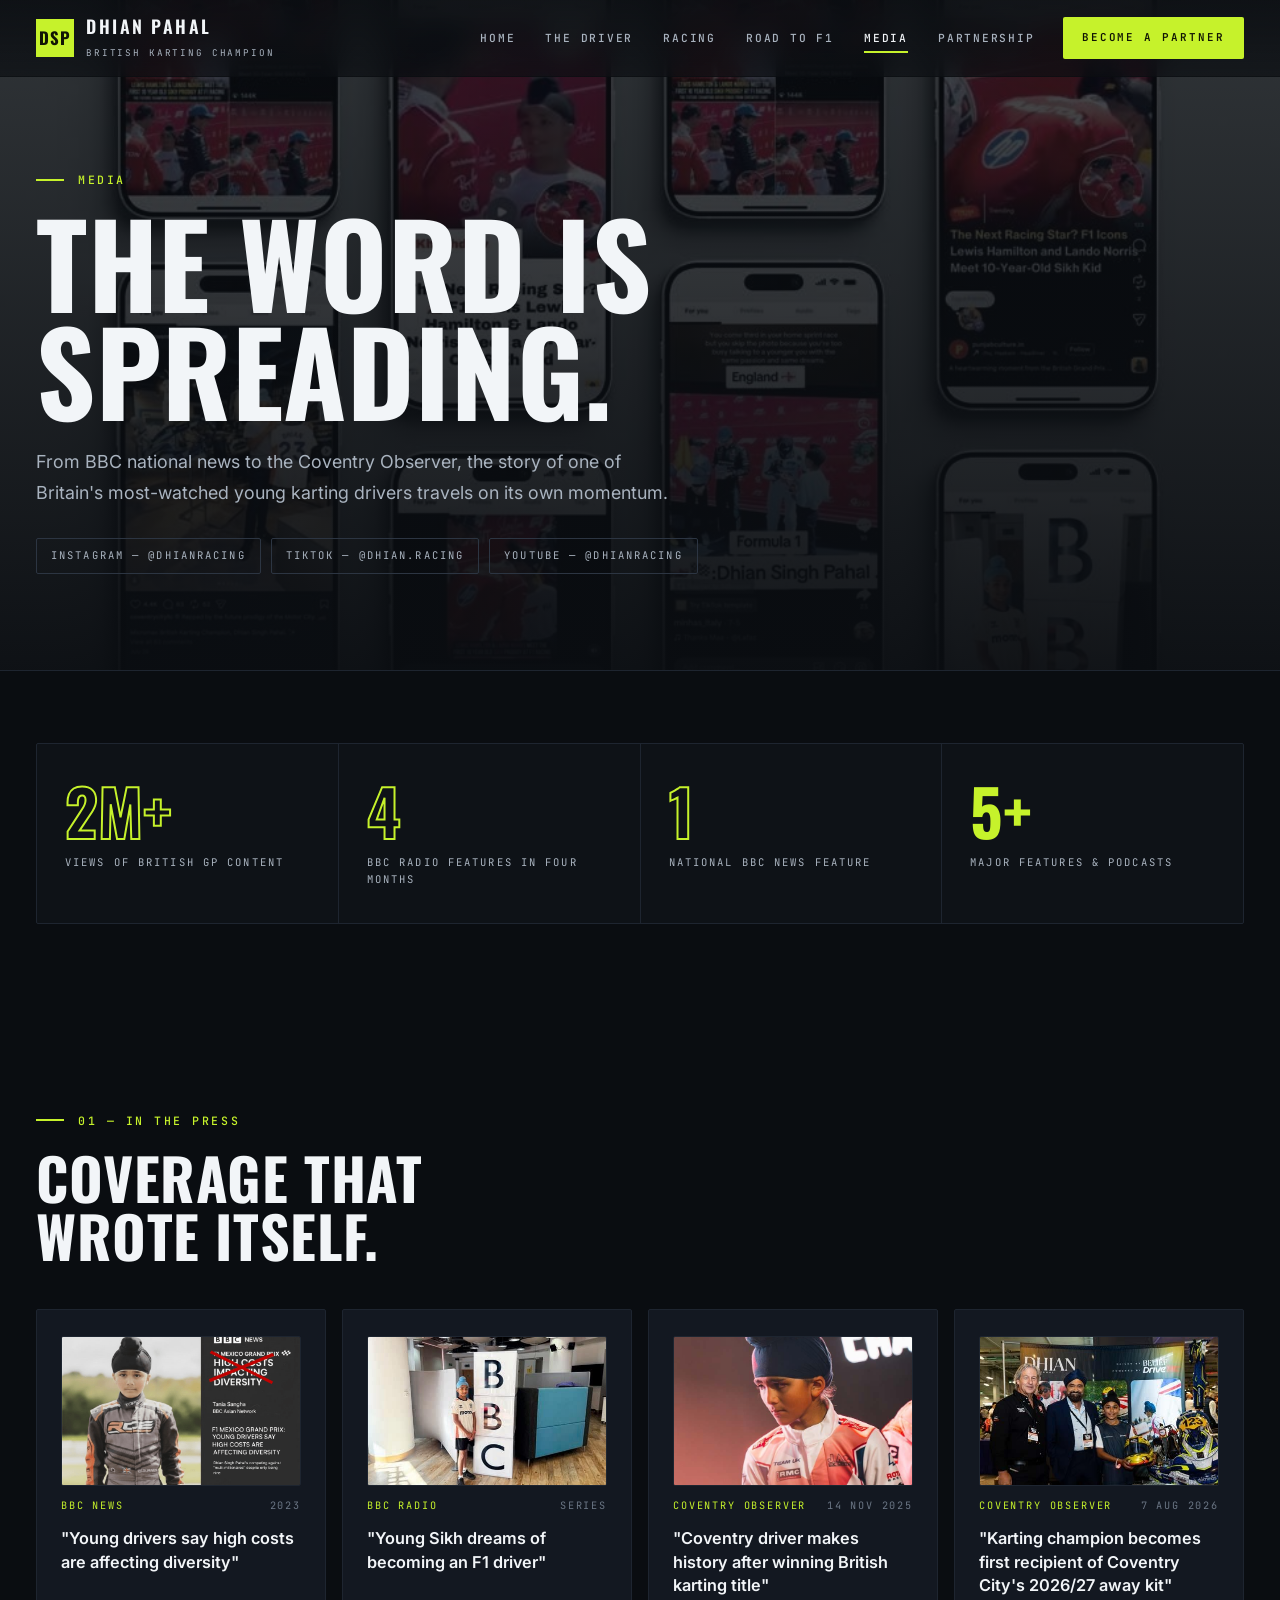
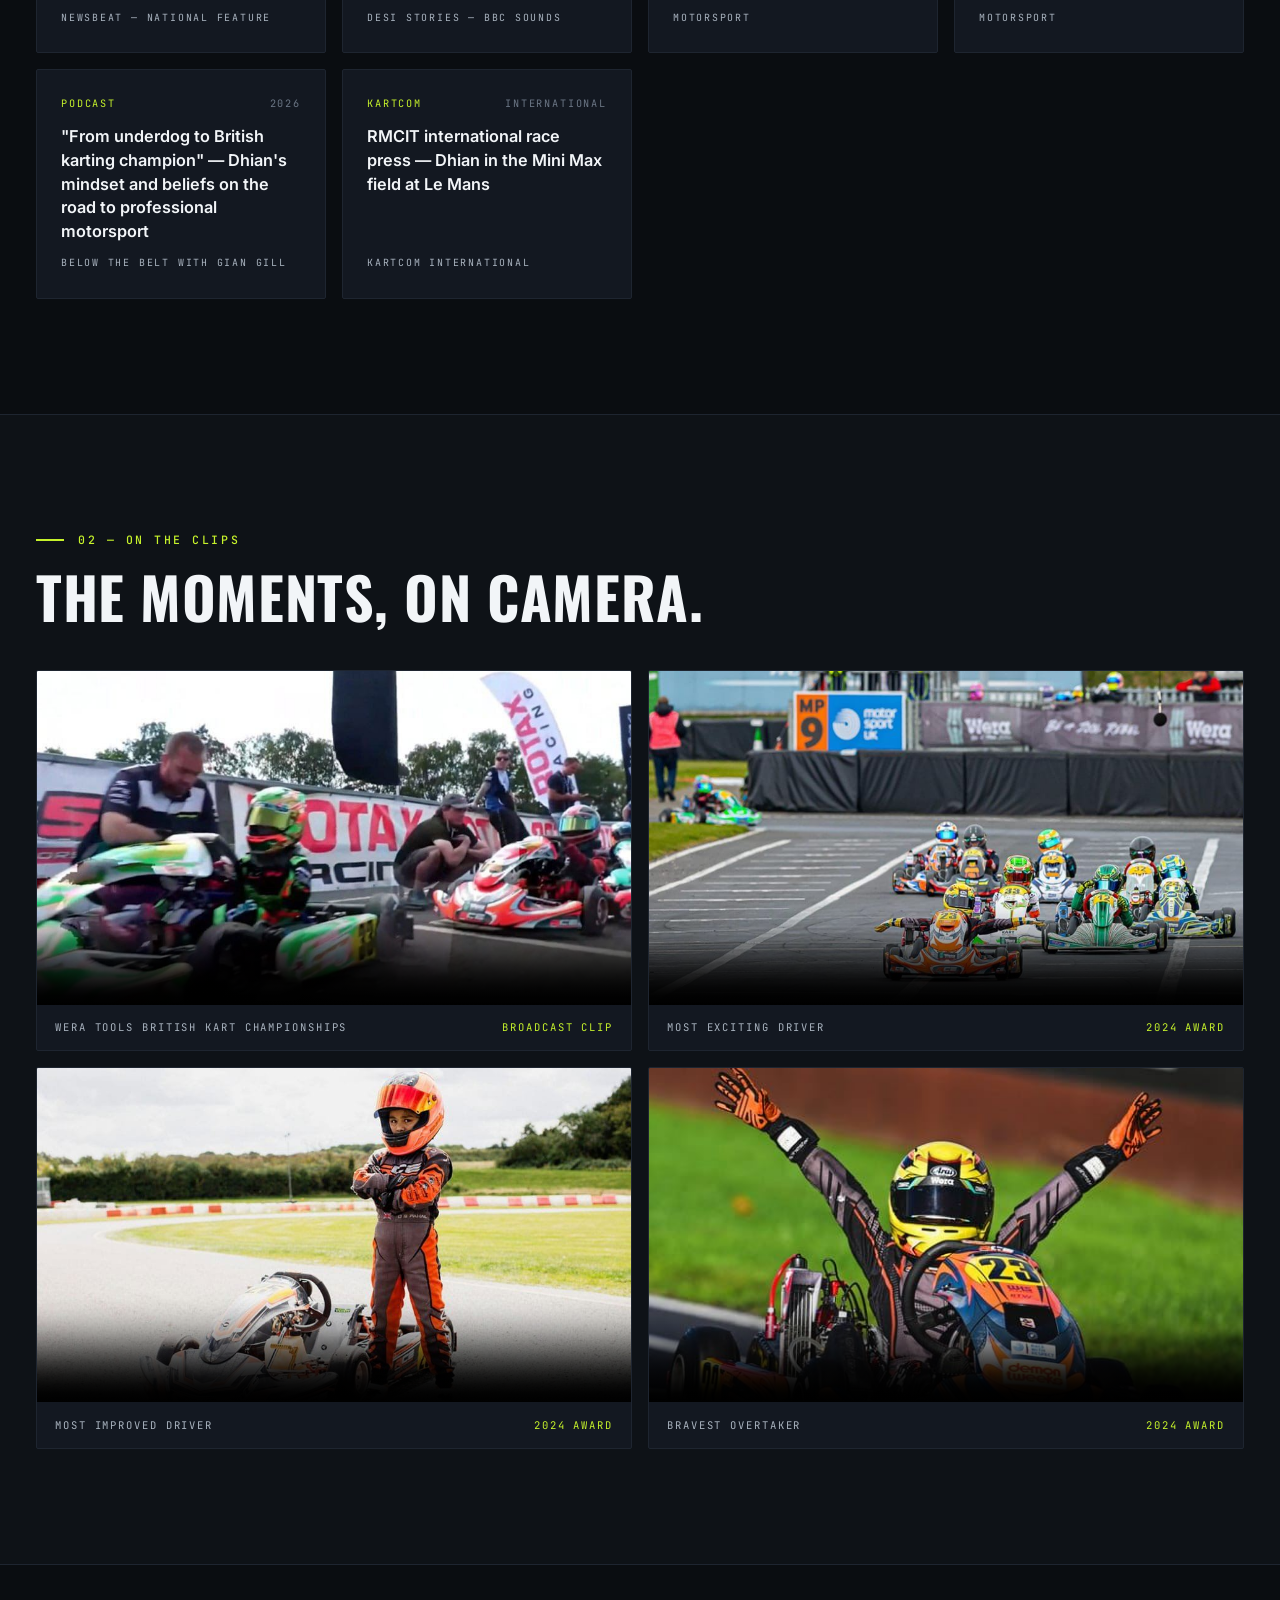
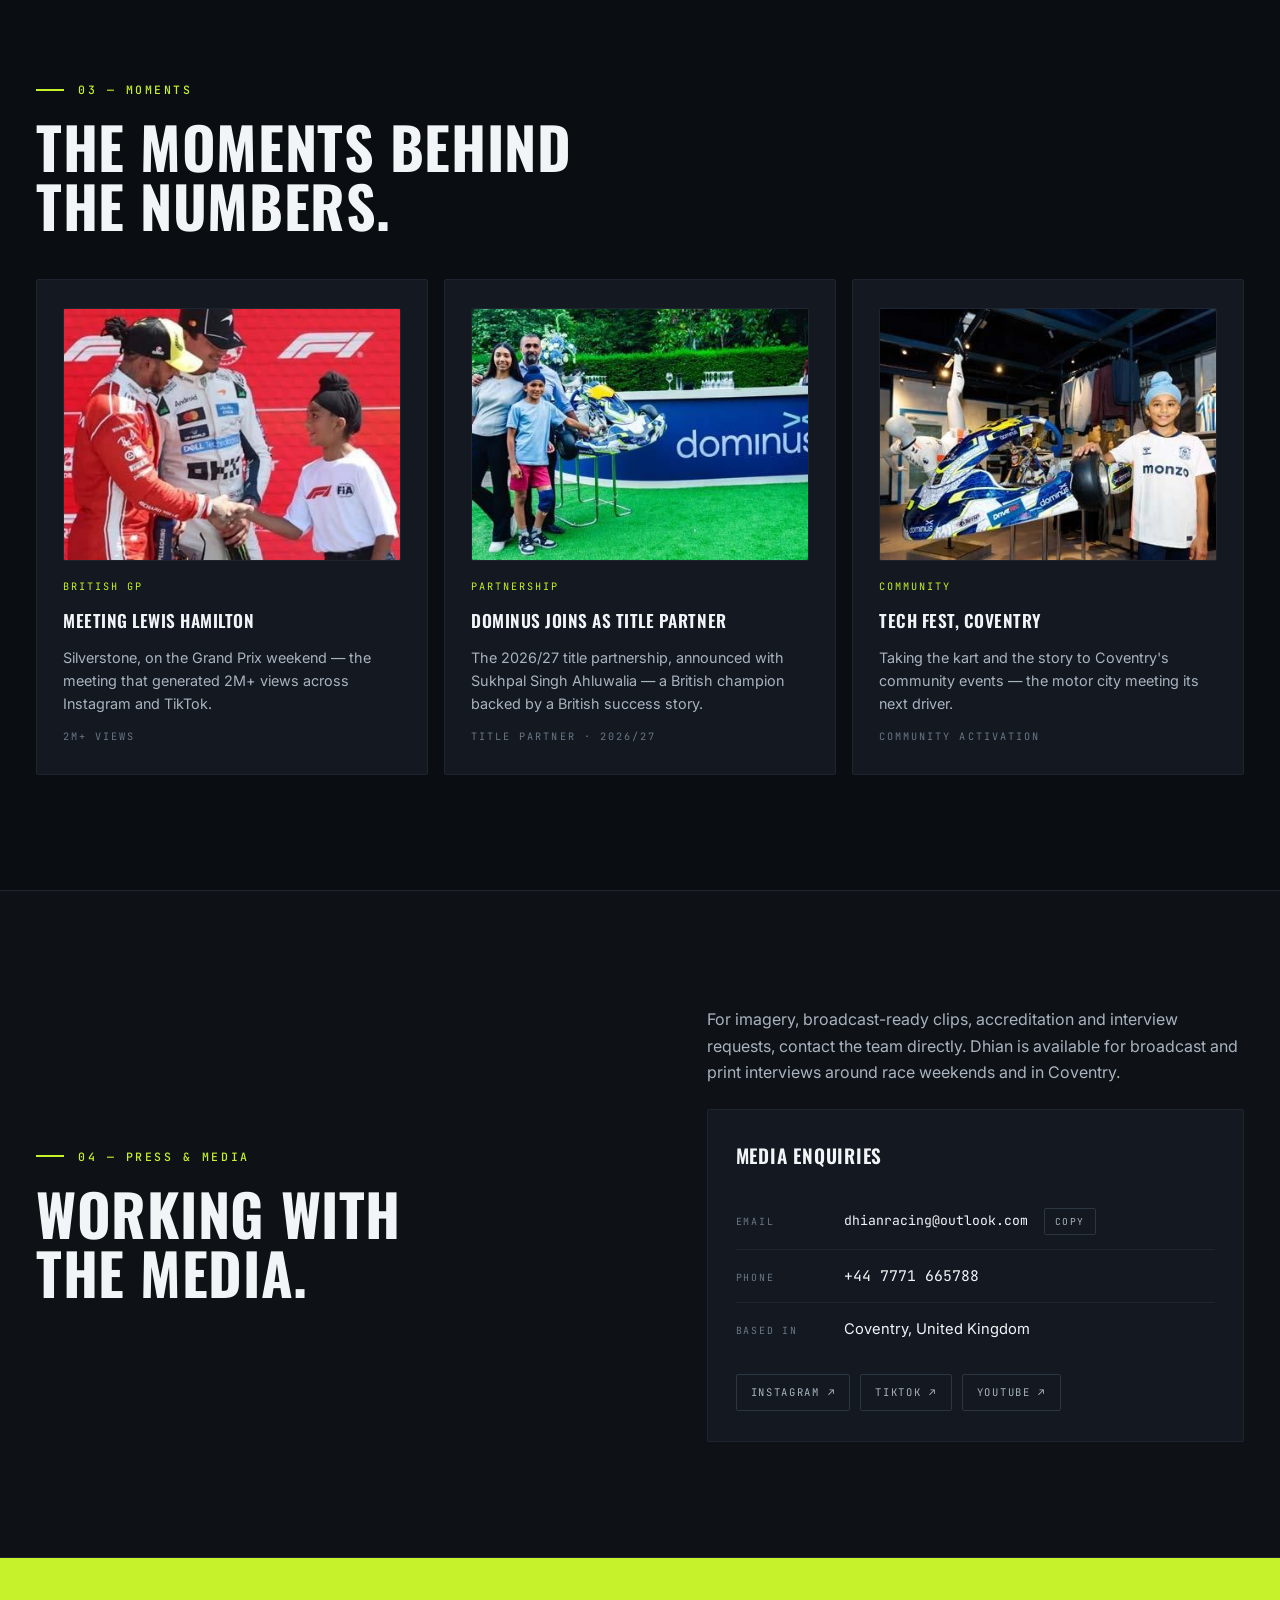
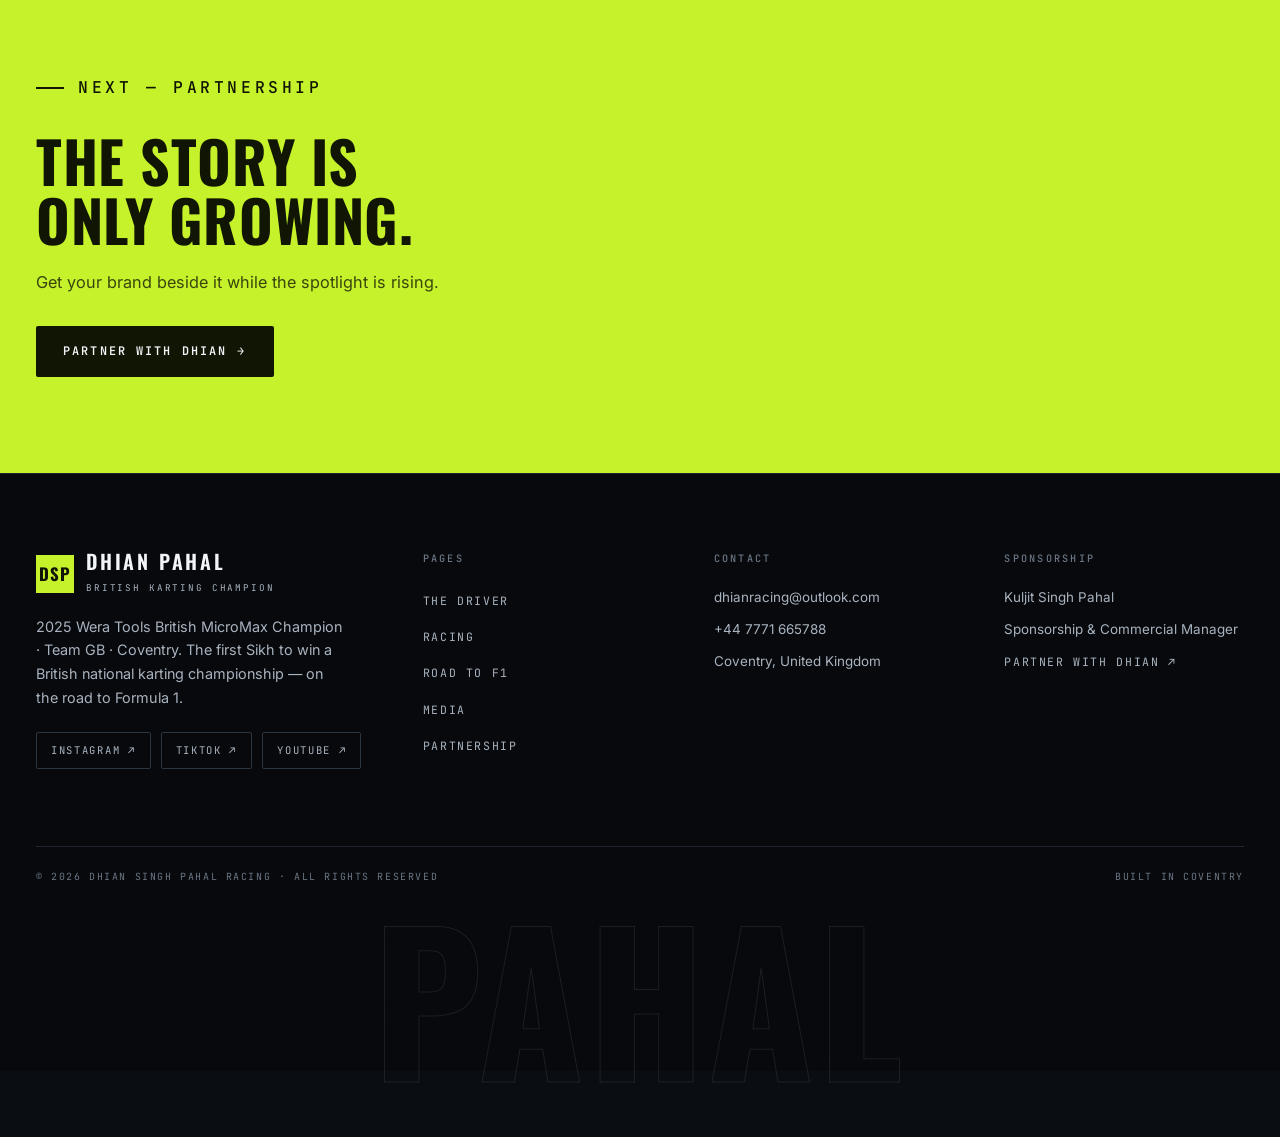
<file: media.html>
<!DOCTYPE html>
<html lang="en">
<head>
<meta charset="utf-8">
<meta name="viewport" content="width=device-width, initial-scale=1, viewport-fit=cover">
<meta name="claude:viewport-fit-sides" content="cover">
<title>Dhian Singh Pahal · Media</title>
<meta name="description" content="Dhian Singh Pahal in the media: BBC News, BBC radio, Coventry Observer and podcast coverage, plus award videos and broadcast clips from the Wera Tools British Kart Championships.">
<link rel="icon" type="image/png" href="favicon.png">
<link rel="preconnect" href="https://fonts.googleapis.com">
<link rel="preconnect" href="https://fonts.gstatic.com" crossorigin>
<link rel="stylesheet" href="https://fonts.googleapis.com/css2?family=Oswald:wght@500;600;700&family=Inter:wght@400;500;600;700&family=JetBrains+Mono:wght@400;500;600&display=swap">
<link rel="stylesheet" href="assets/css/styles.css">
</head>
<body>

<header class="site-head">
  <div class="container head-inner">
    <a class="brand" href="index.html" aria-label="Dhian Singh Pahal — home">
      <span class="brand-mark" aria-hidden="true">DSP</span>
      <span>
        <span class="brand-name">Dhian Pahal</span>
        <span class="brand-sub">British Karting Champion</span>
      </span>
    </a>
    <nav class="site-nav" aria-label="Main">
      <a href="index.html">Home</a>
      <a href="about.html">The Driver</a>
      <a href="racing.html">Racing</a>
      <a href="road-to-f1.html">Road to F1</a>
      <a href="media.html" aria-current="page">Media</a>
      <a href="partnership.html">Partnership</a>
    </nav>
    <a class="btn btn-volt btn-sm head-cta" href="partnership.html#contact">Become a Partner</a>
    <button class="burger" aria-expanded="false" aria-controls="mobile-menu" aria-label="Open menu"><span></span><span></span></button>
  </div>
</header>

<div class="mobile-menu" id="mobile-menu">
  <a href="index.html"><span class="idx">01</span>Home</a>
  <a href="about.html"><span class="idx">02</span>The Driver</a>
  <a href="racing.html"><span class="idx">03</span>Racing</a>
  <a href="road-to-f1.html"><span class="idx">04</span>Road to F1</a>
  <a href="media.html"><span class="idx">05</span>Media</a>
  <a href="partnership.html"><span class="idx">06</span>Partnership</a>
  <div class="mm-social">
    <a href="https://www.instagram.com/dhianracing" rel="noopener">Instagram ↗</a>
    <a href="https://www.tiktok.com/@dhian.racing" rel="noopener">TikTok ↗</a>
    <a href="https://www.youtube.com/@DhianRacing" rel="noopener">YouTube ↗</a>
  </div>
</div>

<main>

  <!-- PAGE HERO -->
  <section class="page-hero">
    <img class="page-hero-img" src="assets/img/social-collage.jpg" alt="Dhian's social media presence across Instagram, TikTok and YouTube">
    <div class="container">
      <p class="kicker">Media</p>
      <h1 class="d-xl">The word is spreading.</h1>
      <p class="lede">From BBC national news to the Coventry Observer, the story of one of Britain's most-watched young karting drivers travels on its own momentum.</p>
      <div class="page-hero-meta">
        <span>Instagram — @dhianracing</span>
        <span>TikTok — @dhian.racing</span>
        <span>YouTube — @DhianRacing</span>
      </div>
    </div>
  </section>

  <!-- STATS -->
  <section class="section-tight">
    <div class="container">
      <div class="stat-rail" data-reveal>
        <div class="stat"><p class="stat-num num">2M+</p><p class="stat-lab">Views of British GP content</p></div>
        <div class="stat"><p class="stat-num num">4</p><p class="stat-lab">BBC radio features in four months</p></div>
        <div class="stat"><p class="stat-num num">1</p><p class="stat-lab">National BBC News feature</p></div>
        <div class="stat solid"><p class="stat-num">5+</p><p class="stat-lab">Major features &amp; podcasts</p></div>
      </div>
    </div>
  </section>

  <!-- PRESS -->
  <section class="section">
    <div class="container">
      <p class="kicker" data-reveal>01 — In the Press</p>
      <h2 class="d-l" data-reveal style="max-width:22ch">Coverage that wrote itself.</h2>
      <div class="card-grid" style="margin-top:44px">
        <a class="press-card" href="https://www.bbc.com/news/newsbeat-67102066" rel="noopener" target="_blank" data-reveal>
          <img class="pc-img" src="assets/img/press-bbc.png" alt="BBC News coverage of Dhian Singh Pahal" loading="lazy">
          <span class="pc-top"><span>BBC News</span><span class="date">2023</span></span>
          <h3>"Young drivers say high costs are affecting diversity"</h3>
          <span class="pc-src">Newsbeat — national feature</span>
        </a>
        <a class="press-card" href="https://www.bbc.co.uk/programmes/p0p6k4sj" rel="noopener" target="_blank" data-reveal>
          <img class="pc-img" src="assets/img/bbc.jpg" alt="BBC radio coverage of Dhian's story" loading="lazy">
          <span class="pc-top"><span>BBC Radio</span><span class="date">Series</span></span>
          <h3>"Young Sikh dreams of becoming an F1 driver"</h3>
          <span class="pc-src">Desi Stories — BBC Sounds</span>
        </a>
        <a class="press-card" href="https://coventryobserver.co.uk/sport/motorsport-coventry-driver-makes-history-after-winning-british-karting-title/" rel="noopener" target="_blank" data-reveal>
          <img class="pc-img" src="assets/img/podium.jpg" alt="Dhian on the podium after winning the British championship" loading="lazy">
          <span class="pc-top"><span>Coventry Observer</span><span class="date">14 Nov 2025</span></span>
          <h3>"Coventry driver makes history after winning British karting title"</h3>
          <span class="pc-src">Motorsport</span>
        </a>
        <a class="press-card" href="https://coventryobserver.co.uk/sport/motorsport-karting-champion-becomes-first-recipient-of-coventry-citys-new-2026-27-away-kit/" rel="noopener" target="_blank" data-reveal>
          <img class="pc-img" src="assets/img/coventry-kit.jpg" alt="Dhian Singh Pahal with Coventry City FC's 2026/27 away kit" loading="lazy">
          <span class="pc-top"><span>Coventry Observer</span><span class="date">7 Aug 2026</span></span>
          <h3>"Karting champion becomes first recipient of Coventry City's 2026/27 away kit"</h3>
          <span class="pc-src">Motorsport</span>
        </a>
        <a class="press-card" href="https://podcasts.apple.com/gb/podcast/dhian-singh-pahal-from-underdog-to-british-karting/id1726984911?i=1000733004185" rel="noopener" target="_blank" data-reveal>
          <span class="pc-top"><span>Podcast</span><span class="date">2026</span></span>
          <h3>"From underdog to British karting champion" — Dhian's mindset and beliefs on the road to professional motorsport</h3>
          <span class="pc-src">Below The Belt with Gian Gill</span>
        </a>
        <a class="press-card" href="https://www.kartcom.com/it/pressrel/la-chaleur-arrive-lors-des-manches-qualificatives-du-rmcit/" rel="noopener" target="_blank" data-reveal>
          <span class="pc-top"><span>Kartcom</span><span class="date">International</span></span>
          <h3>RMCIT international race press — Dhian in the Mini Max field at Le Mans</h3>
          <span class="pc-src">Kartcom International</span>
        </a>
      </div>
    </div>
  </section>

  <!-- VIDEOS -->
  <section class="section section-alt">
    <div class="container">
      <p class="kicker" data-reveal>02 — On the Clips</p>
      <h2 class="d-l" data-reveal style="max-width:22ch">The moments, on camera.</h2>
      <div class="video-grid" style="margin-top:44px">
        <figure class="video-card" style="margin:0" data-reveal>
          <video controls preload="none" poster="assets/img/award-wera.jpg" playsinline>
            <source src="assets/video/wera-british.mp4" type="video/mp4">
          </video>
          <figcaption><span>Wera Tools British Kart Championships</span><span class="v-tag">Broadcast Clip</span></figcaption>
        </figure>
        <figure class="video-card" style="margin:0" data-reveal>
          <video controls preload="none" poster="assets/img/award-exciting.jpg" playsinline>
            <source src="assets/video/most-exciting.mp4" type="video/mp4">
          </video>
          <figcaption><span>Most Exciting Driver</span><span class="v-tag">2024 Award</span></figcaption>
        </figure>
        <figure class="video-card" style="margin:0" data-reveal>
          <video controls preload="none" poster="assets/img/award-improved.jpg" playsinline>
            <source src="assets/video/most-improved.mp4" type="video/mp4">
          </video>
          <figcaption><span>Most Improved Driver</span><span class="v-tag">2024 Award</span></figcaption>
        </figure>
        <figure class="video-card" style="margin:0" data-reveal>
          <video controls preload="none" poster="assets/img/track-winning.jpg" playsinline>
            <source src="assets/video/bravest-overtaker.mp4" type="video/mp4">
          </video>
          <figcaption><span>Bravest Overtaker</span><span class="v-tag">2024 Award</span></figcaption>
        </figure>
      </div>
    </div>
  </section>

  <!-- MOMENTS -->
  <section class="section">
    <div class="container">
      <p class="kicker" data-reveal>03 — Moments</p>
      <h2 class="d-l" data-reveal style="max-width:22ch">The moments behind the numbers.</h2>
      <div class="card-grid three" style="margin-top:44px">
        <div class="card" data-reveal>
          <img class="c-img" src="assets/img/hamilton-gp.jpg" alt="Dhian Singh Pahal meeting Lewis Hamilton at the British Grand Prix" loading="lazy">
          <span class="c-tag">British GP</span>
          <h3>Meeting Lewis Hamilton</h3>
          <p>Silverstone, on the Grand Prix weekend — the meeting that generated 2M+ views across Instagram and TikTok.</p>
          <span class="c-foot">2M+ views</span>
        </div>
        <div class="card" data-reveal>
          <img class="c-img" src="assets/img/dominus.jpg" alt="The Dominus partnership announcement" loading="lazy">
          <span class="c-tag">Partnership</span>
          <h3>Dominus joins as Title Partner</h3>
          <p>The 2026/27 title partnership, announced with Sukhpal Singh Ahluwalia — a British champion backed by a British success story.</p>
          <span class="c-foot">Title Partner · 2026/27</span>
        </div>
        <div class="card" data-reveal>
          <img class="c-img" src="assets/img/tech-fest.jpg" alt="Dhian at Tech Fest in Coventry" loading="lazy">
          <span class="c-tag">Community</span>
          <h3>Tech Fest, Coventry</h3>
          <p>Taking the kart and the story to Coventry's community events — the motor city meeting its next driver.</p>
          <span class="c-foot">Community Activation</span>
        </div>
      </div>
    </div>
  </section>

  <!-- PRESS ENQUIRIES -->
  <section class="section section-alt">
    <div class="container">
      <div class="split" data-reveal>
        <div>
          <p class="kicker">04 — Press &amp; Media</p>
          <h2 class="d-l" style="max-width:18ch">Working with the media.</h2>
        </div>
        <div class="split-body">
          <p>For imagery, broadcast-ready clips, accreditation and interview requests, contact the team directly. Dhian is available for broadcast and print interviews around race weekends and in Coventry.</p>
          <div class="contact-card" style="margin-top:24px">
            <h3>Media Enquiries</h3>
            <div class="c-row">
              <span class="c-lab">Email</span>
              <span class="c-val">
                <span class="mono" id="media-email">dhianracing@outlook.com</span>
                <button class="copy-btn" data-copy="media-email" type="button" style="margin-left:12px">Copy</button>
              </span>
            </div>
            <div class="c-row">
              <span class="c-lab">Phone</span>
              <span class="c-val mono">+44 7771 665788</span>
            </div>
            <div class="c-row">
              <span class="c-lab">Based in</span>
              <span class="c-val">Coventry, United Kingdom</span>
            </div>
            <div class="c-social">
              <a href="https://www.instagram.com/dhianracing" rel="noopener">Instagram ↗</a>
              <a href="https://www.tiktok.com/@dhian.racing" rel="noopener">TikTok ↗</a>
              <a href="https://www.youtube.com/@DhianRacing" rel="noopener">YouTube ↗</a>
            </div>
          </div>
        </div>
      </div>
    </div>
  </section>

  <!-- CTA -->
  <section class="cta-band">
    <div class="container">
      <p class="kicker" data-reveal>Next — Partnership</p>
      <h2 class="d-l" data-reveal>The story is only growing.</h2>
      <p data-reveal>Get your brand beside it while the spotlight is rising.</p>
      <div data-reveal><a class="btn btn-dark" href="partnership.html">Partner With Dhian <span class="arrow">→</span></a></div>
    </div>
  </section>

</main>

<footer class="site-foot">
  <div class="container">
    <div class="foot-grid">
      <div class="foot-brand">
        <a class="brand" href="index.html" aria-label="Dhian Singh Pahal — home">
          <span class="brand-mark" aria-hidden="true">DSP</span>
          <span>
            <span class="brand-name">Dhian Pahal</span>
            <span class="brand-sub">British Karting Champion</span>
          </span>
        </a>
        <p class="foot-blurb">2025 Wera Tools British MicroMax Champion · Team GB · Coventry. The first Sikh to win a British national karting championship — on the road to Formula 1.</p>
        <div class="c-social">
          <a href="https://www.instagram.com/dhianracing" rel="noopener">Instagram ↗</a>
          <a href="https://www.tiktok.com/@dhian.racing" rel="noopener">TikTok ↗</a>
          <a href="https://www.youtube.com/@DhianRacing" rel="noopener">YouTube ↗</a>
        </div>
      </div>
      <div class="foot-col">
        <h4>Pages</h4>
        <ul>
          <li><a href="about.html">The Driver</a></li>
          <li><a href="racing.html">Racing</a></li>
          <li><a href="road-to-f1.html">Road to F1</a></li>
          <li><a href="media.html">Media</a></li>
          <li><a href="partnership.html">Partnership</a></li>
        </ul>
      </div>
      <div class="foot-col">
        <h4>Contact</h4>
        <p>dhianracing@outlook.com</p>
        <p>+44 7771 665788</p>
        <p>Coventry, United Kingdom</p>
      </div>
      <div class="foot-col">
        <h4>Sponsorship</h4>
        <p>Kuljit Singh Pahal</p>
        <p>Sponsorship &amp; Commercial Manager</p>
        <p><a href="partnership.html#contact">Partner With Dhian ↗</a></p>
      </div>
    </div>
    <div class="foot-bottom">
      <span>© <span id="year">2026</span> Dhian Singh Pahal Racing · All rights reserved</span>
      <span>Built in Coventry</span>
    </div>
    <p class="foot-mark" aria-hidden="true">Pahal</p>
  </div>
</footer>

<script src="assets/js/main.js"></script>
</body>
</html>
</file>
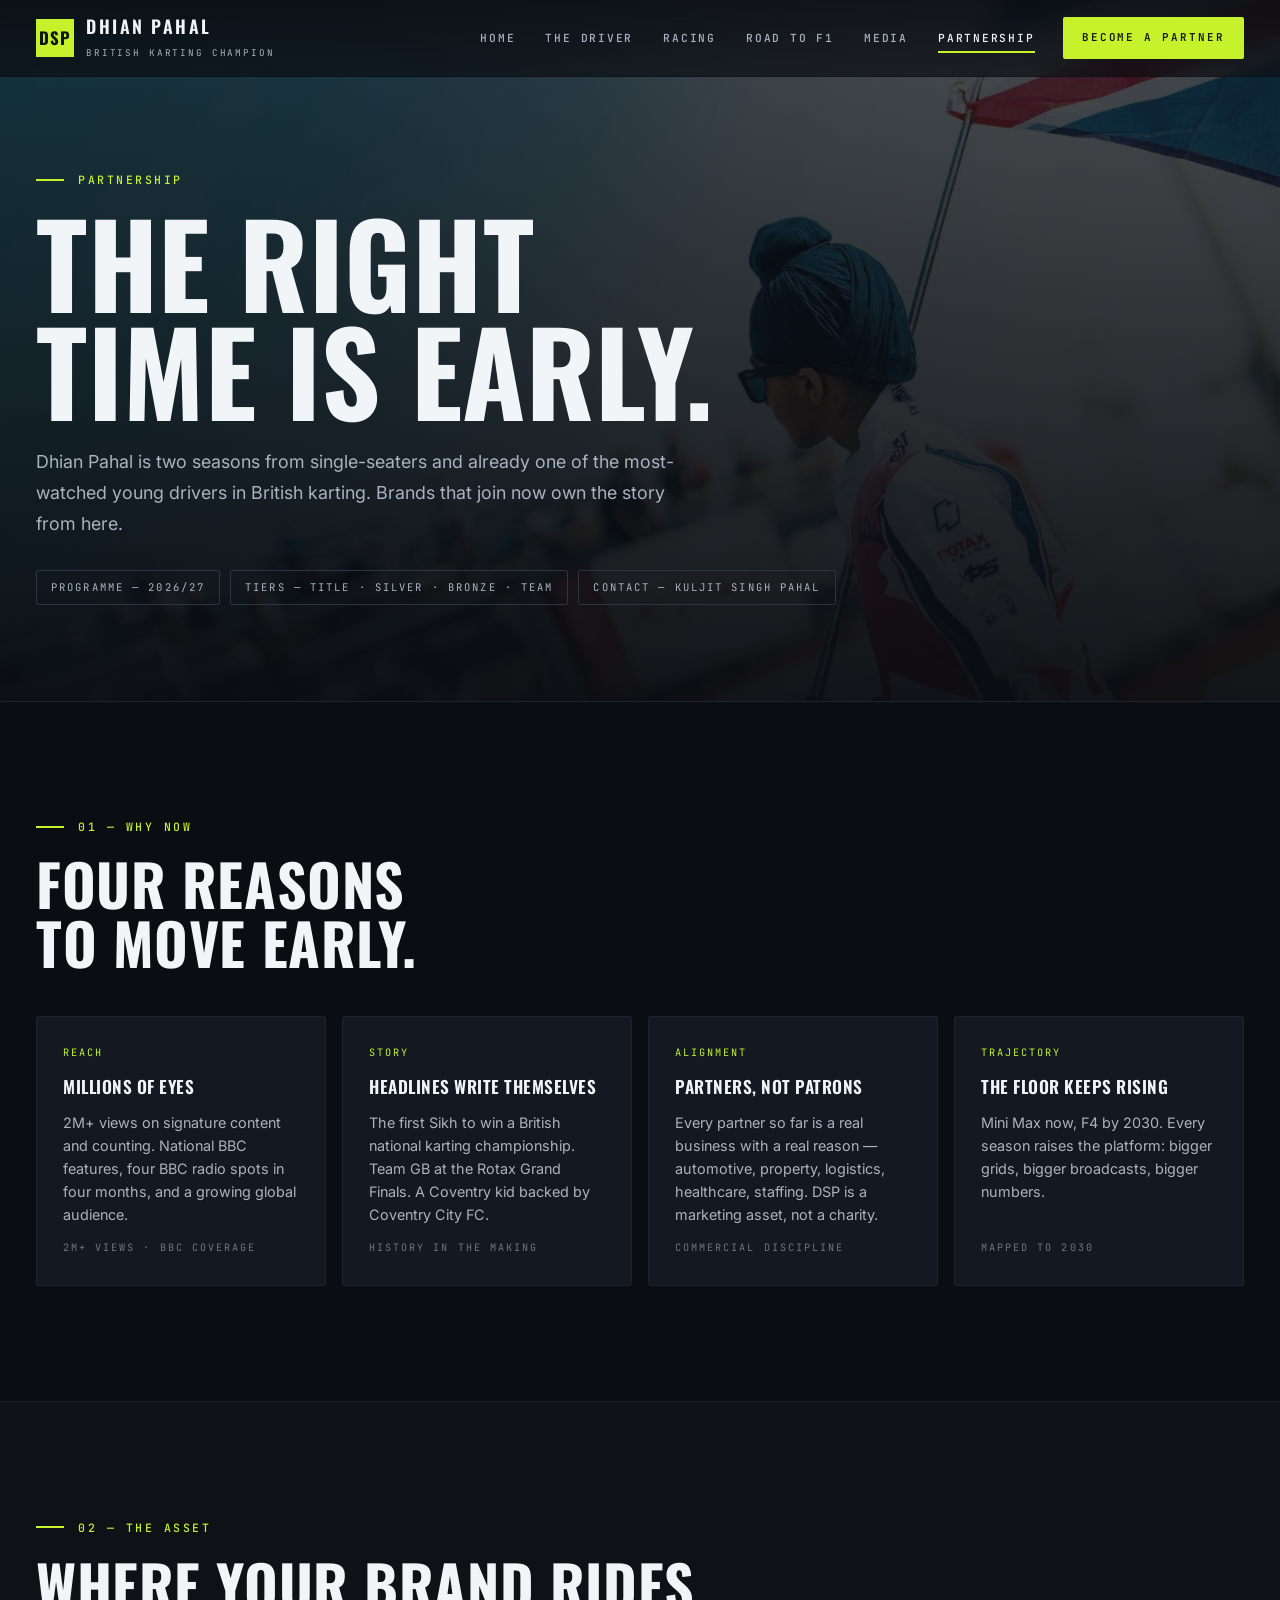
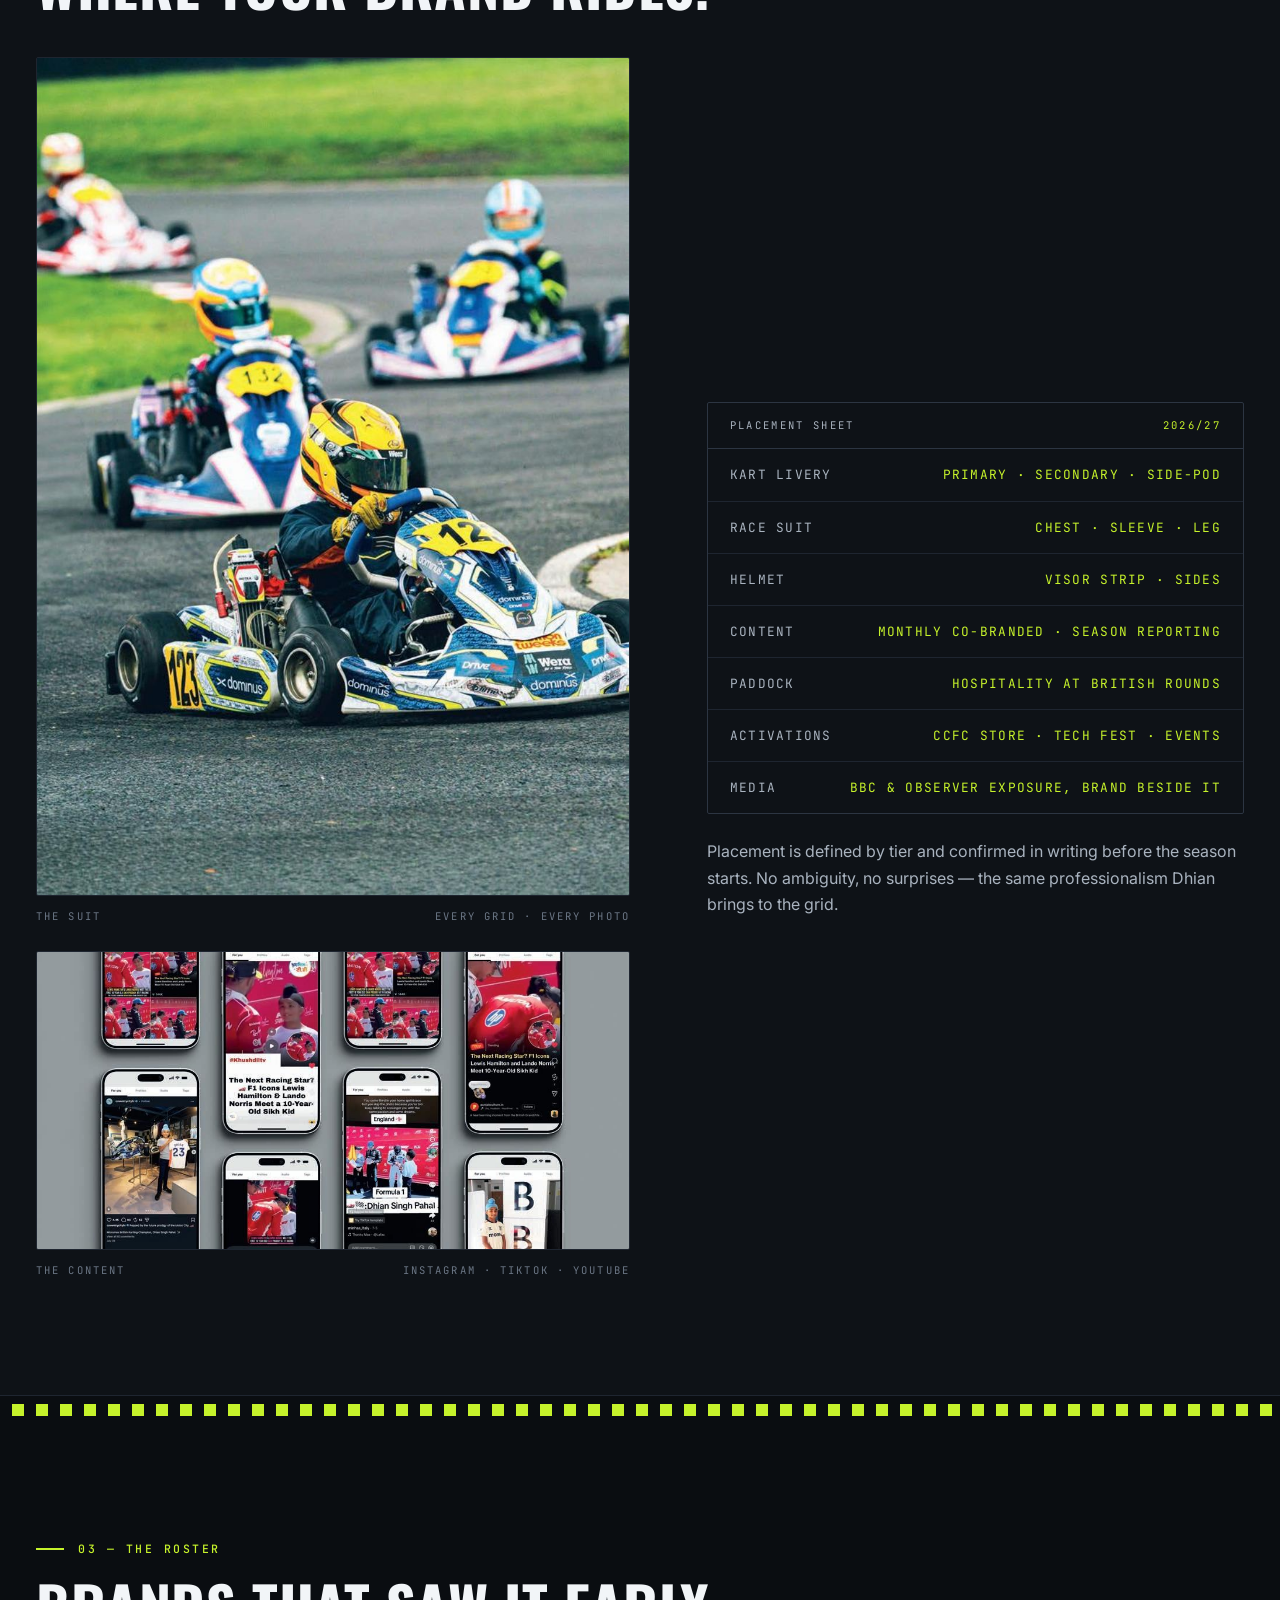
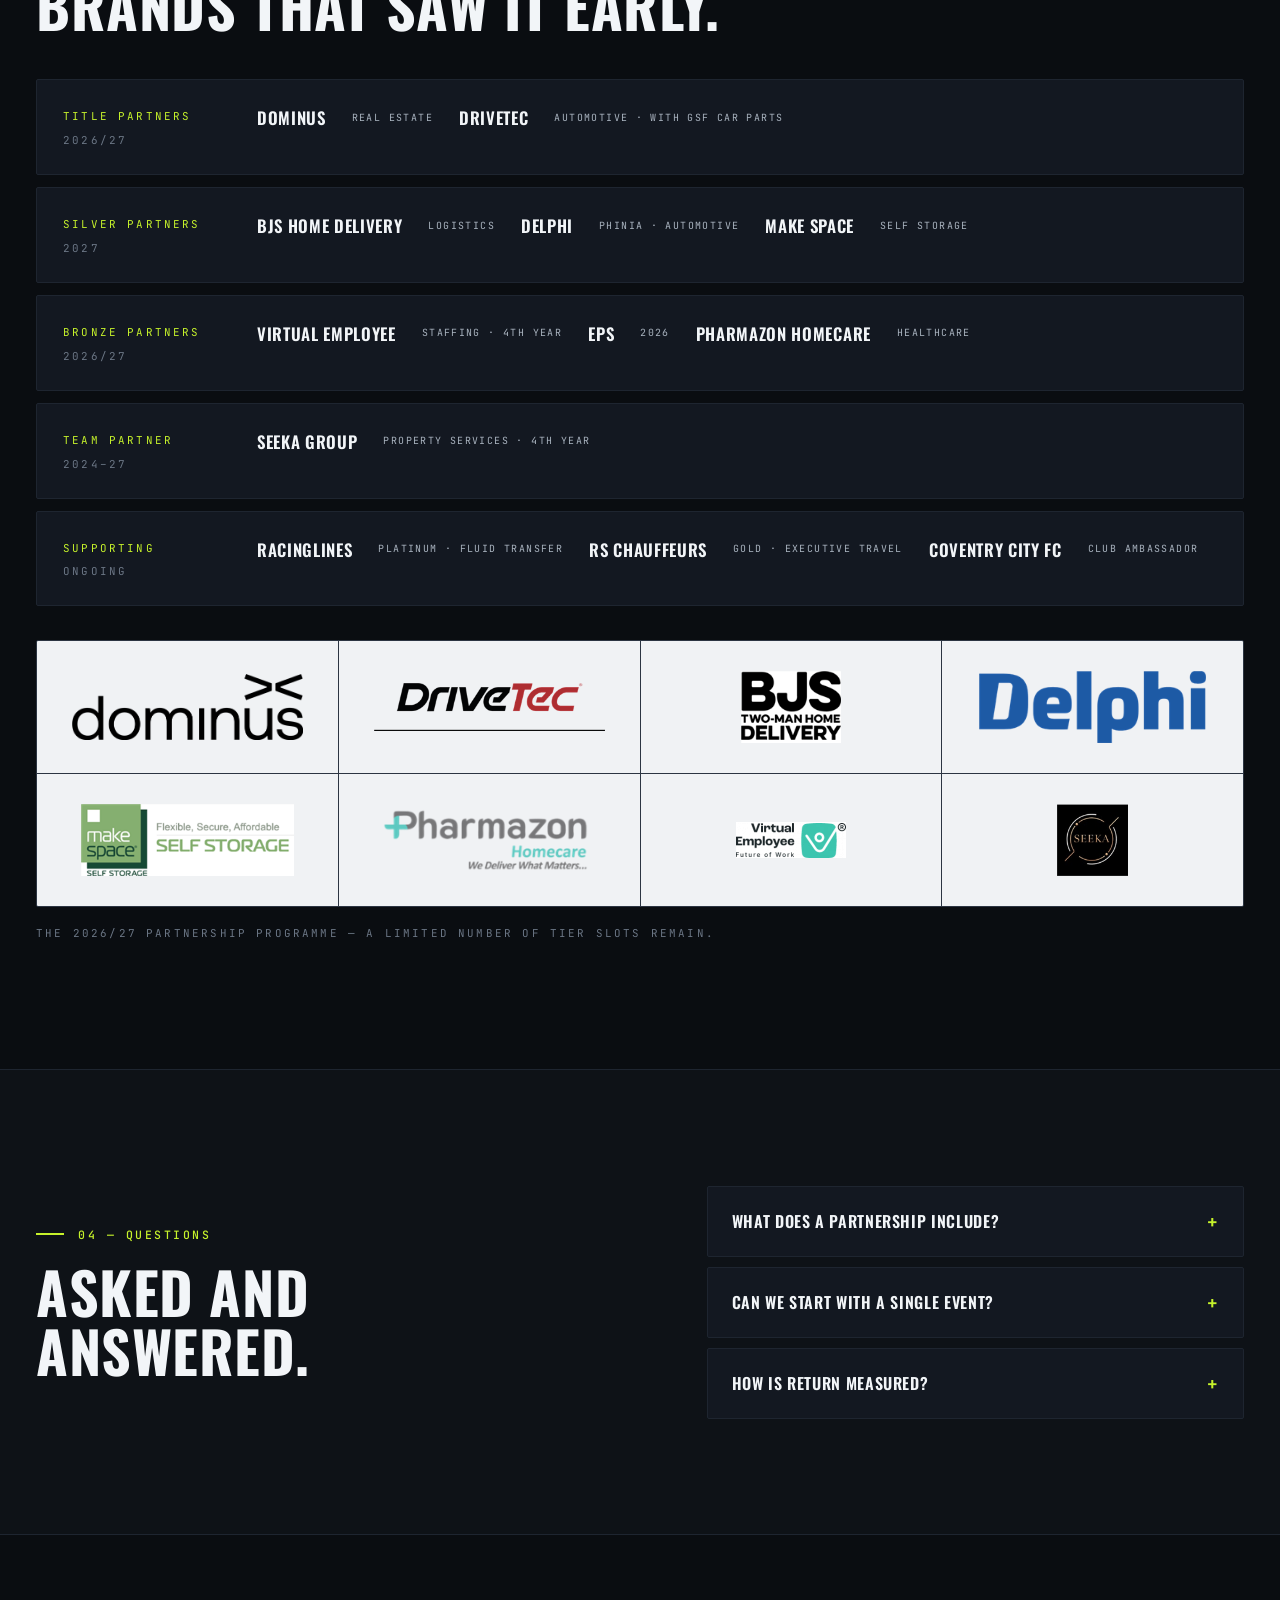
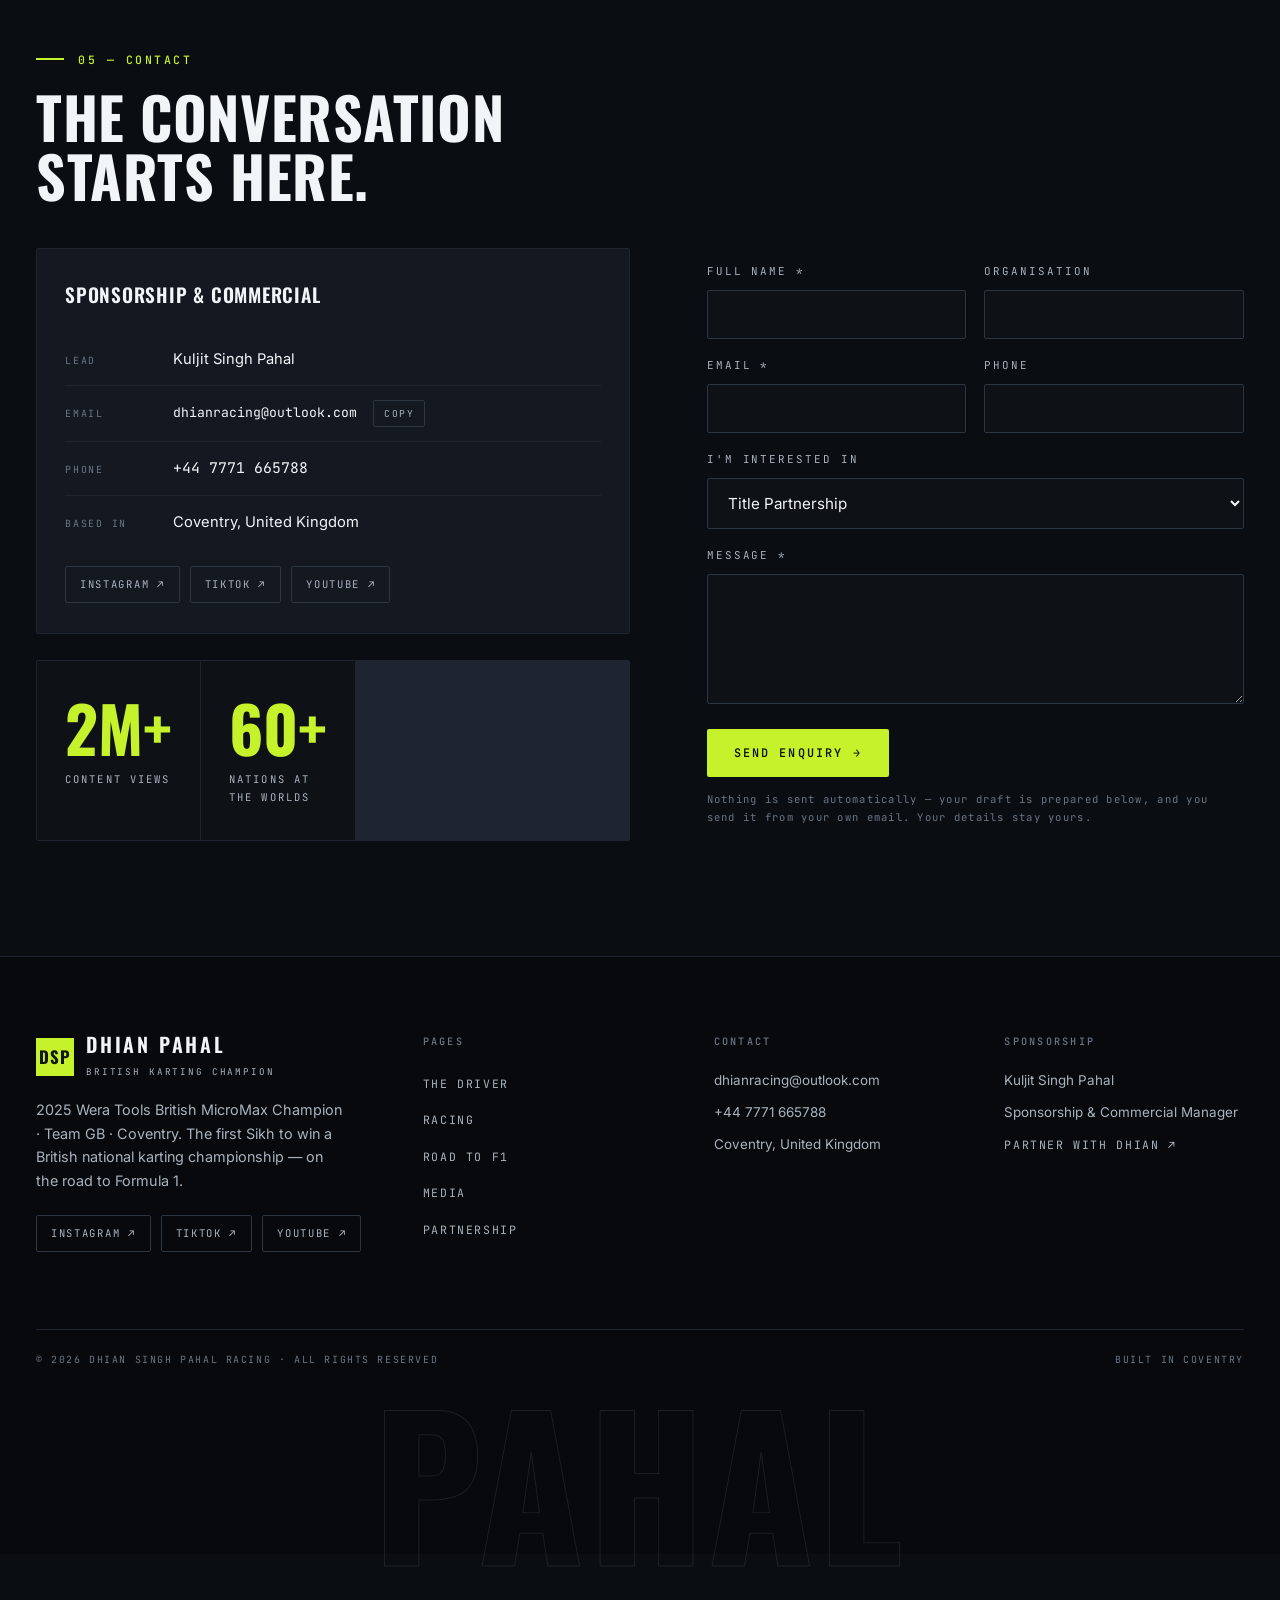
<file: partnership.html>
<!DOCTYPE html>
<html lang="en">
<head>
<meta charset="utf-8">
<meta name="viewport" content="width=device-width, initial-scale=1, viewport-fit=cover">
<meta name="claude:viewport-fit-sides" content="cover">
<title>Dhian Singh Pahal · Partnership</title>
<meta name="description" content="Partner with Dhian Singh Pahal: title, silver, bronze and team partnership tiers for the 2026/27 season. Brand placement across kart, suit and helmet, co-branded content and paddock hospitality.">
<link rel="icon" type="image/png" href="favicon.png">
<link rel="preconnect" href="https://fonts.googleapis.com">
<link rel="preconnect" href="https://fonts.gstatic.com" crossorigin>
<link rel="stylesheet" href="https://fonts.googleapis.com/css2?family=Oswald:wght@500;600;700&family=Inter:wght@400;500;600;700&family=JetBrains+Mono:wght@400;500;600&display=swap">
<link rel="stylesheet" href="assets/css/styles.css">
</head>
<body>

<header class="site-head">
  <div class="container head-inner">
    <a class="brand" href="index.html" aria-label="Dhian Singh Pahal — home">
      <span class="brand-mark" aria-hidden="true">DSP</span>
      <span>
        <span class="brand-name">Dhian Pahal</span>
        <span class="brand-sub">British Karting Champion</span>
      </span>
    </a>
    <nav class="site-nav" aria-label="Main">
      <a href="index.html">Home</a>
      <a href="about.html">The Driver</a>
      <a href="racing.html">Racing</a>
      <a href="road-to-f1.html">Road to F1</a>
      <a href="media.html">Media</a>
      <a href="partnership.html" aria-current="page">Partnership</a>
    </nav>
    <a class="btn btn-volt btn-sm head-cta" href="partnership.html#contact">Become a Partner</a>
    <button class="burger" aria-expanded="false" aria-controls="mobile-menu" aria-label="Open menu"><span></span><span></span></button>
  </div>
</header>

<div class="mobile-menu" id="mobile-menu">
  <a href="index.html"><span class="idx">01</span>Home</a>
  <a href="about.html"><span class="idx">02</span>The Driver</a>
  <a href="racing.html"><span class="idx">03</span>Racing</a>
  <a href="road-to-f1.html"><span class="idx">04</span>Road to F1</a>
  <a href="media.html"><span class="idx">05</span>Media</a>
  <a href="partnership.html"><span class="idx">06</span>Partnership</a>
  <div class="mm-social">
    <a href="https://www.instagram.com/dhianracing" rel="noopener">Instagram ↗</a>
    <a href="https://www.tiktok.com/@dhian.racing" rel="noopener">TikTok ↗</a>
    <a href="https://www.youtube.com/@DhianRacing" rel="noopener">YouTube ↗</a>
  </div>
</div>

<main>

  <!-- PAGE HERO -->
  <section class="page-hero">
    <img class="page-hero-img" src="assets/img/banner-flag.jpg" alt="Dhian Singh Pahal with the Union flag">
    <div class="container">
      <p class="kicker">Partnership</p>
      <h1 class="d-xl">The right time is early.</h1>
      <p class="lede">Dhian Pahal is two seasons from single-seaters and already one of the most-watched young drivers in British karting. Brands that join now own the story from here.</p>
      <div class="page-hero-meta">
        <span>Programme — 2026/27</span>
        <span>Tiers — Title · Silver · Bronze · Team</span>
        <span>Contact — Kuljit Singh Pahal</span>
      </div>
    </div>
  </section>

  <!-- WHY NOW -->
  <section class="section">
    <div class="container">
      <p class="kicker" data-reveal>01 — Why Now</p>
      <h2 class="d-l" data-reveal style="max-width:20ch">Four reasons to move early.</h2>
      <div class="card-grid" style="margin-top:44px">
        <div class="card" data-reveal>
          <span class="c-tag">Reach</span>
          <h3>Millions of eyes</h3>
          <p>2M+ views on signature content and counting. National BBC features, four BBC radio spots in four months, and a growing global audience.</p>
          <span class="c-foot">2M+ views · BBC coverage</span>
        </div>
        <div class="card" data-reveal>
          <span class="c-tag">Story</span>
          <h3>Headlines write themselves</h3>
          <p>The first Sikh to win a British national karting championship. Team GB at the Rotax Grand Finals. A Coventry kid backed by Coventry City FC.</p>
          <span class="c-foot">History in the making</span>
        </div>
        <div class="card" data-reveal>
          <span class="c-tag">Alignment</span>
          <h3>Partners, not patrons</h3>
          <p>Every partner so far is a real business with a real reason — automotive, property, logistics, healthcare, staffing. DSP is a marketing asset, not a charity.</p>
          <span class="c-foot">Commercial discipline</span>
        </div>
        <div class="card" data-reveal>
          <span class="c-tag">Trajectory</span>
          <h3>The floor keeps rising</h3>
          <p>Mini Max now, F4 by 2030. Every season raises the platform: bigger grids, bigger broadcasts, bigger numbers.</p>
          <span class="c-foot">Mapped to 2030</span>
        </div>
      </div>
    </div>
  </section>

  <!-- WHAT YOUR BRAND GETS -->
  <section class="section section-alt">
    <div class="container">
      <p class="kicker" data-reveal>02 — The Asset</p>
      <h2 class="d-l" data-reveal style="max-width:22ch">Where your brand rides.</h2>
      <div class="split" style="margin-top:44px" data-reveal>
        <div class="split-media">
          <figure style="margin:0">
            <img src="assets/img/proven-on-track.jpg" alt="Dhian in his race suit, the partnership asset in action" loading="lazy">
            <figcaption><span>The suit</span><span>Every grid · every photo</span></figcaption>
          </figure>
          <figure style="margin:26px 0 0">
            <img src="assets/img/social-collage.jpg" alt="Co-branded content across social platforms" loading="lazy">
            <figcaption><span>The content</span><span>Instagram · TikTok · YouTube</span></figcaption>
          </figure>
        </div>
        <div class="split-body">
          <div class="lapboard">
            <div class="lb-head"><span>Placement Sheet</span><span class="dot">2026/27</span></div>
            <div class="lb-row"><span class="lb-l">Kart livery</span><span class="lb-r win">Primary · secondary · side-pod</span></div>
            <div class="lb-row"><span class="lb-l">Race suit</span><span class="lb-r win">Chest · sleeve · leg</span></div>
            <div class="lb-row"><span class="lb-l">Helmet</span><span class="lb-r win">Visor strip · sides</span></div>
            <div class="lb-row"><span class="lb-l">Content</span><span class="lb-r win">Monthly co-branded · season reporting</span></div>
            <div class="lb-row"><span class="lb-l">Paddock</span><span class="lb-r win">Hospitality at British rounds</span></div>
            <div class="lb-row"><span class="lb-l">Activations</span><span class="lb-r win">CCFC store · Tech Fest · events</span></div>
            <div class="lb-row"><span class="lb-l">Media</span><span class="lb-r win">BBC &amp; Observer exposure, brand beside it</span></div>
          </div>
          <p style="margin-top:24px;color:var(--muted)">Placement is defined by tier and confirmed in writing before the season starts. No ambiguity, no surprises — the same professionalism Dhian brings to the grid.</p>
        </div>
      </div>
    </div>
  </section>

  <hr class="checker">

  <!-- ROSTER -->
  <section class="section">
    <div class="container">
      <p class="kicker" data-reveal>03 — The Roster</p>
      <h2 class="d-l" data-reveal style="max-width:22ch">Brands that saw it early.</h2>
      <div class="tiers" style="margin-top:44px">
        <div class="tier" data-reveal>
          <div class="t-head">Title Partners<span class="t-years">2026/27</span></div>
          <div class="t-list">
            <span class="t-name">Dominus</span><span class="t-note">Real Estate</span>
            <span class="t-name">DriveTec</span><span class="t-note">Automotive · with GSF Car Parts</span>
          </div>
        </div>
        <div class="tier" data-reveal>
          <div class="t-head">Silver Partners<span class="t-years">2027</span></div>
          <div class="t-list">
            <span class="t-name">BJS Home Delivery</span><span class="t-note">Logistics</span>
            <span class="t-name">Delphi</span><span class="t-note">PHINIA · Automotive</span>
            <span class="t-name">Make Space</span><span class="t-note">Self Storage</span>
          </div>
        </div>
        <div class="tier" data-reveal>
          <div class="t-head">Bronze Partners<span class="t-years">2026/27</span></div>
          <div class="t-list">
            <span class="t-name">Virtual Employee</span><span class="t-note">Staffing · 4th year</span>
            <span class="t-name">EPS</span><span class="t-note">2026</span>
            <span class="t-name">Pharmazon Homecare</span><span class="t-note">Healthcare</span>
          </div>
        </div>
        <div class="tier" data-reveal>
          <div class="t-head">Team Partner<span class="t-years">2024–27</span></div>
          <div class="t-list">
            <span class="t-name">Seeka Group</span><span class="t-note">Property Services · 4th year</span>
          </div>
        </div>
        <div class="tier" data-reveal>
          <div class="t-head">Supporting<span class="t-years">Ongoing</span></div>
          <div class="t-list">
            <span class="t-name">Racinglines</span><span class="t-note">Platinum · Fluid Transfer</span>
            <span class="t-name">RS Chauffeurs</span><span class="t-note">Gold · Executive Travel</span>
            <span class="t-name">Coventry City FC</span><span class="t-note">Club Ambassador</span>
          </div>
        </div>
      </div>
      <div class="ptiles" style="margin-top:34px" data-reveal>
        <div class="ptile"><img src="assets/img/partners/dominus.png" alt="Dominus" loading="lazy"></div>
        <div class="ptile"><img src="assets/img/partners/drivetec.png" alt="DriveTec" loading="lazy"></div>
        <div class="ptile"><img src="assets/img/partners/bjs.png" alt="BJS Home Delivery" loading="lazy"></div>
        <div class="ptile"><img src="assets/img/partners/delphi.png" alt="Delphi" loading="lazy"></div>
        <div class="ptile"><img src="assets/img/partners/makespace.png" alt="Make Space" loading="lazy"></div>
        <div class="ptile"><img src="assets/img/partners/pharmazon.png" alt="Pharmazon Homecare" loading="lazy"></div>
        <div class="ptile"><img src="assets/img/partners/ve.png" alt="Virtual Employee" loading="lazy"></div>
        <div class="ptile"><img src="assets/img/partners/seeka.png" alt="Seeka Group" loading="lazy"></div>
      </div>
      <p class="mono" style="font-size:.68rem;letter-spacing:.2em;text-transform:uppercase;color:var(--faint);margin-top:18px" data-reveal>The 2026/27 partnership programme — a limited number of tier slots remain.</p>
    </div>
  </section>

  <!-- FAQ -->
  <section class="section section-alt">
    <div class="container">
      <div class="split" data-reveal>
        <div>
          <p class="kicker">04 — Questions</p>
          <h2 class="d-l" style="max-width:16ch">Asked and answered.</h2>
        </div>
        <div class="faq">
          <details data-reveal>
            <summary>What does a partnership include?</summary>
            <p>Placement across the kart, suit and helmet; co-branded content with monthly reporting; paddock hospitality at British Championship rounds; and activation support through the season. Exact scope is set by tier and confirmed in writing.</p>
          </details>
          <details data-reveal>
            <summary>Can we start with a single event?</summary>
            <p>Yes. One-off activations — a race weekend, a store appearance, a content series — are available outside the tier programme. If you want to test the platform before committing to a season, that's a sensible way in.</p>
          </details>
          <details data-reveal>
            <summary>How is return measured?</summary>
            <p>Monthly reporting on reach and engagement, media placements logged, and access to every event your brand appears at. If the numbers matter, they're shown — without being asked.</p>
          </details>
        </div>
      </div>
    </div>
  </section>

  <!-- CONTACT -->
  <section class="section" id="contact">
    <div class="container">
      <p class="kicker" data-reveal>05 — Contact</p>
      <h2 class="d-l" data-reveal style="max-width:20ch">The conversation starts here.</h2>
      <div class="split" style="margin-top:44px">
        <div data-reveal>
          <div class="contact-card">
            <h3>Sponsorship &amp; Commercial</h3>
            <div class="c-row">
              <span class="c-lab">Lead</span>
              <span class="c-val">Kuljit Singh Pahal</span>
            </div>
            <div class="c-row">
              <span class="c-lab">Email</span>
              <span class="c-val">
                <span class="mono" id="contact-email">dhianracing@outlook.com</span>
                <button class="copy-btn" data-copy="contact-email" type="button" style="margin-left:12px">Copy</button>
              </span>
            </div>
            <div class="c-row">
              <span class="c-lab">Phone</span>
              <span class="c-val mono">+44 7771 665788</span>
            </div>
            <div class="c-row">
              <span class="c-lab">Based in</span>
              <span class="c-val">Coventry, United Kingdom</span>
            </div>
            <div class="c-social">
              <a href="https://www.instagram.com/dhianracing" rel="noopener">Instagram ↗</a>
              <a href="https://www.tiktok.com/@dhian.racing" rel="noopener">TikTok ↗</a>
              <a href="https://www.youtube.com/@DhianRacing" rel="noopener">YouTube ↗</a>
            </div>
          </div>
          <div class="stat-rail" style="margin-top:26px">
            <div class="stat solid"><p class="stat-num">2M+</p><p class="stat-lab">Content views</p></div>
            <div class="stat solid"><p class="stat-num">60+</p><p class="stat-lab">Nations at the Worlds</p></div>
          </div>
        </div>
        <div data-reveal>
          <form class="form-grid" id="enquiry-form" novalidate>
            <div class="form-field">
              <label for="f-name">Full name *</label>
              <input id="f-name" name="name" type="text" autocomplete="name" required>
            </div>
            <div class="form-field">
              <label for="f-org">Organisation</label>
              <input id="f-org" name="org" type="text" autocomplete="organization">
            </div>
            <div class="form-field">
              <label for="f-email">Email *</label>
              <input id="f-email" name="email" type="email" autocomplete="email" required>
            </div>
            <div class="form-field">
              <label for="f-phone">Phone</label>
              <input id="f-phone" name="phone" type="tel" autocomplete="tel">
            </div>
            <div class="form-field full">
              <label for="f-interest">I'm interested in</label>
              <select id="f-interest" name="interest">
                <option value="Title Partnership">Title Partnership</option>
                <option value="Associate Partnership">Associate Partnership</option>
                <option value="Single-Event Activation">Single-Event Activation</option>
                <option value="Media & Press">Media &amp; Press</option>
                <option value="Other">Other</option>
              </select>
            </div>
            <div class="form-field full">
              <label for="f-message">Message *</label>
              <textarea id="f-message" name="message" required></textarea>
            </div>
            <div class="form-field full">
              <button class="btn btn-volt" type="submit">Send Enquiry <span class="arrow">→</span></button>
              <p class="form-note">Nothing is sent automatically — your draft is prepared below, and you send it from your own email. Your details stay yours.</p>
            </div>
          </form>
          <div class="form-done" id="form-output" hidden>
            <h4>Your message is ready to send.</h4>
            <p>Copy the draft below and send it to the address shown — or open your email app with everything pre-filled.</p>
            <div class="addr"><span class="mono">dhianracing@outlook.com</span><button class="copy-btn" data-copy="contact-email" type="button">Copy address</button></div>
            <div class="btn-row">
              <button class="btn btn-volt btn-sm" data-copy="form-output-text" type="button">Copy Message</button>
              <a class="btn btn-ghost btn-sm" id="mailto-link" href="mailto:dhianracing@outlook.com">Open Email App</a>
            </div>
            <textarea id="form-output-text" style="display:none" aria-hidden="true" tabindex="-1"></textarea>
          </div>
        </div>
      </div>
    </div>
  </section>

</main>

<footer class="site-foot">
  <div class="container">
    <div class="foot-grid">
      <div class="foot-brand">
        <a class="brand" href="index.html" aria-label="Dhian Singh Pahal — home">
          <span class="brand-mark" aria-hidden="true">DSP</span>
          <span>
            <span class="brand-name">Dhian Pahal</span>
            <span class="brand-sub">British Karting Champion</span>
          </span>
        </a>
        <p class="foot-blurb">2025 Wera Tools British MicroMax Champion · Team GB · Coventry. The first Sikh to win a British national karting championship — on the road to Formula 1.</p>
        <div class="c-social">
          <a href="https://www.instagram.com/dhianracing" rel="noopener">Instagram ↗</a>
          <a href="https://www.tiktok.com/@dhian.racing" rel="noopener">TikTok ↗</a>
          <a href="https://www.youtube.com/@DhianRacing" rel="noopener">YouTube ↗</a>
        </div>
      </div>
      <div class="foot-col">
        <h4>Pages</h4>
        <ul>
          <li><a href="about.html">The Driver</a></li>
          <li><a href="racing.html">Racing</a></li>
          <li><a href="road-to-f1.html">Road to F1</a></li>
          <li><a href="media.html">Media</a></li>
          <li><a href="partnership.html">Partnership</a></li>
        </ul>
      </div>
      <div class="foot-col">
        <h4>Contact</h4>
        <p>dhianracing@outlook.com</p>
        <p>+44 7771 665788</p>
        <p>Coventry, United Kingdom</p>
      </div>
      <div class="foot-col">
        <h4>Sponsorship</h4>
        <p>Kuljit Singh Pahal</p>
        <p>Sponsorship &amp; Commercial Manager</p>
        <p><a href="partnership.html#contact">Partner With Dhian ↗</a></p>
      </div>
    </div>
    <div class="foot-bottom">
      <span>© <span id="year">2026</span> Dhian Singh Pahal Racing · All rights reserved</span>
      <span>Built in Coventry</span>
    </div>
    <p class="foot-mark" aria-hidden="true">Pahal</p>
  </div>
</footer>

<script src="assets/js/main.js"></script>
</body>
</html>
</file>
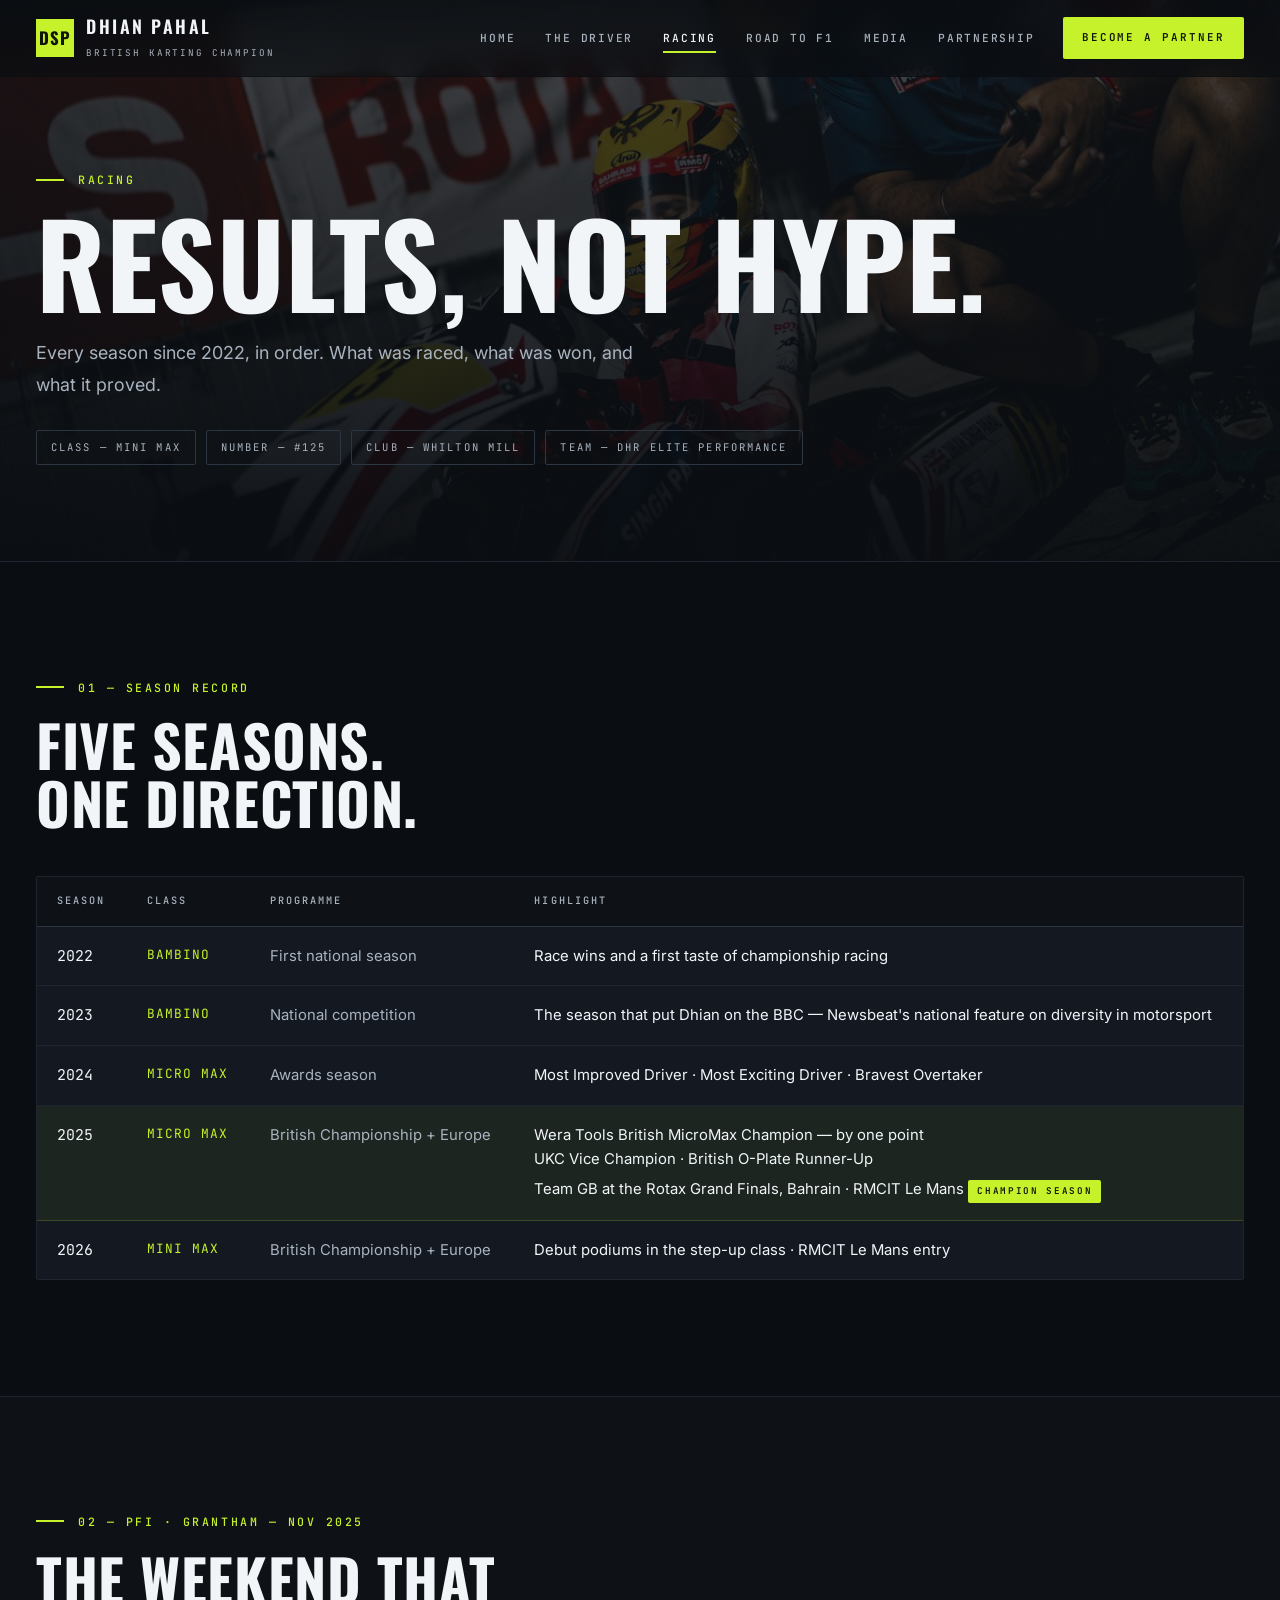
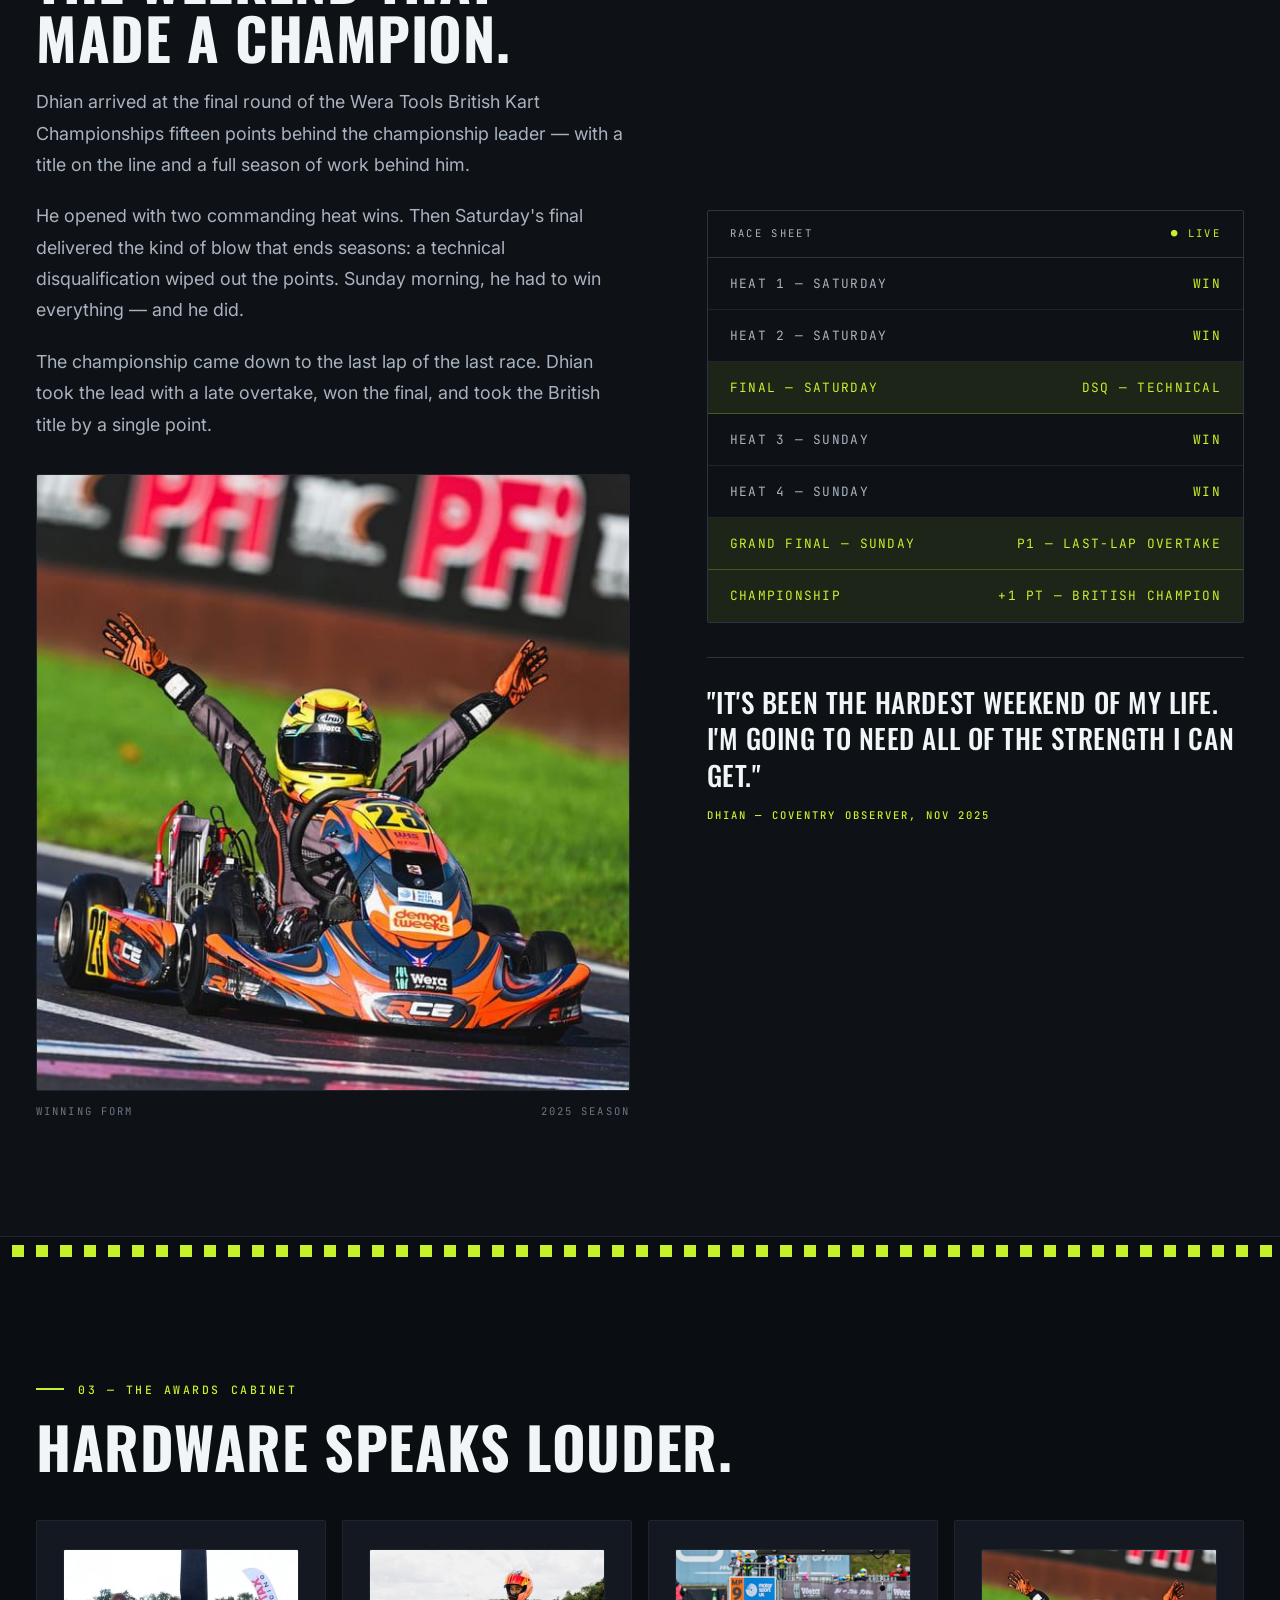
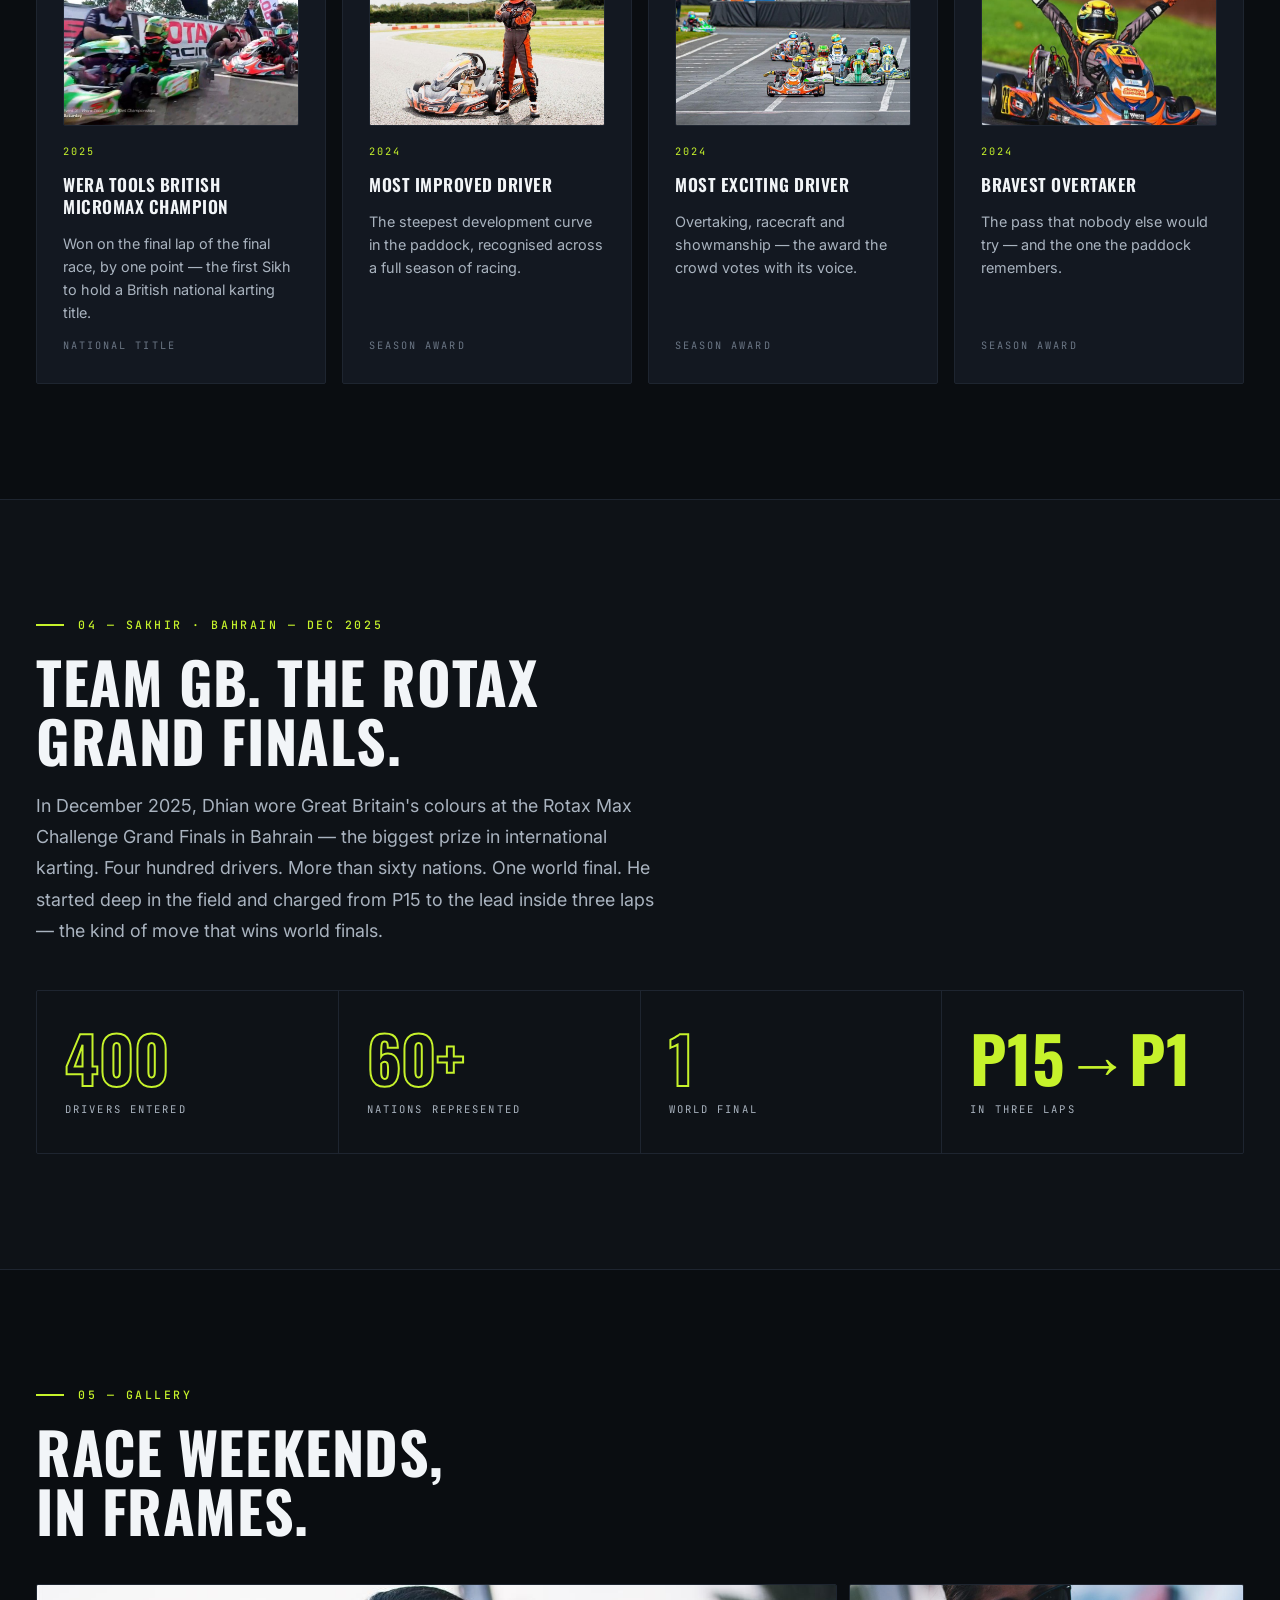
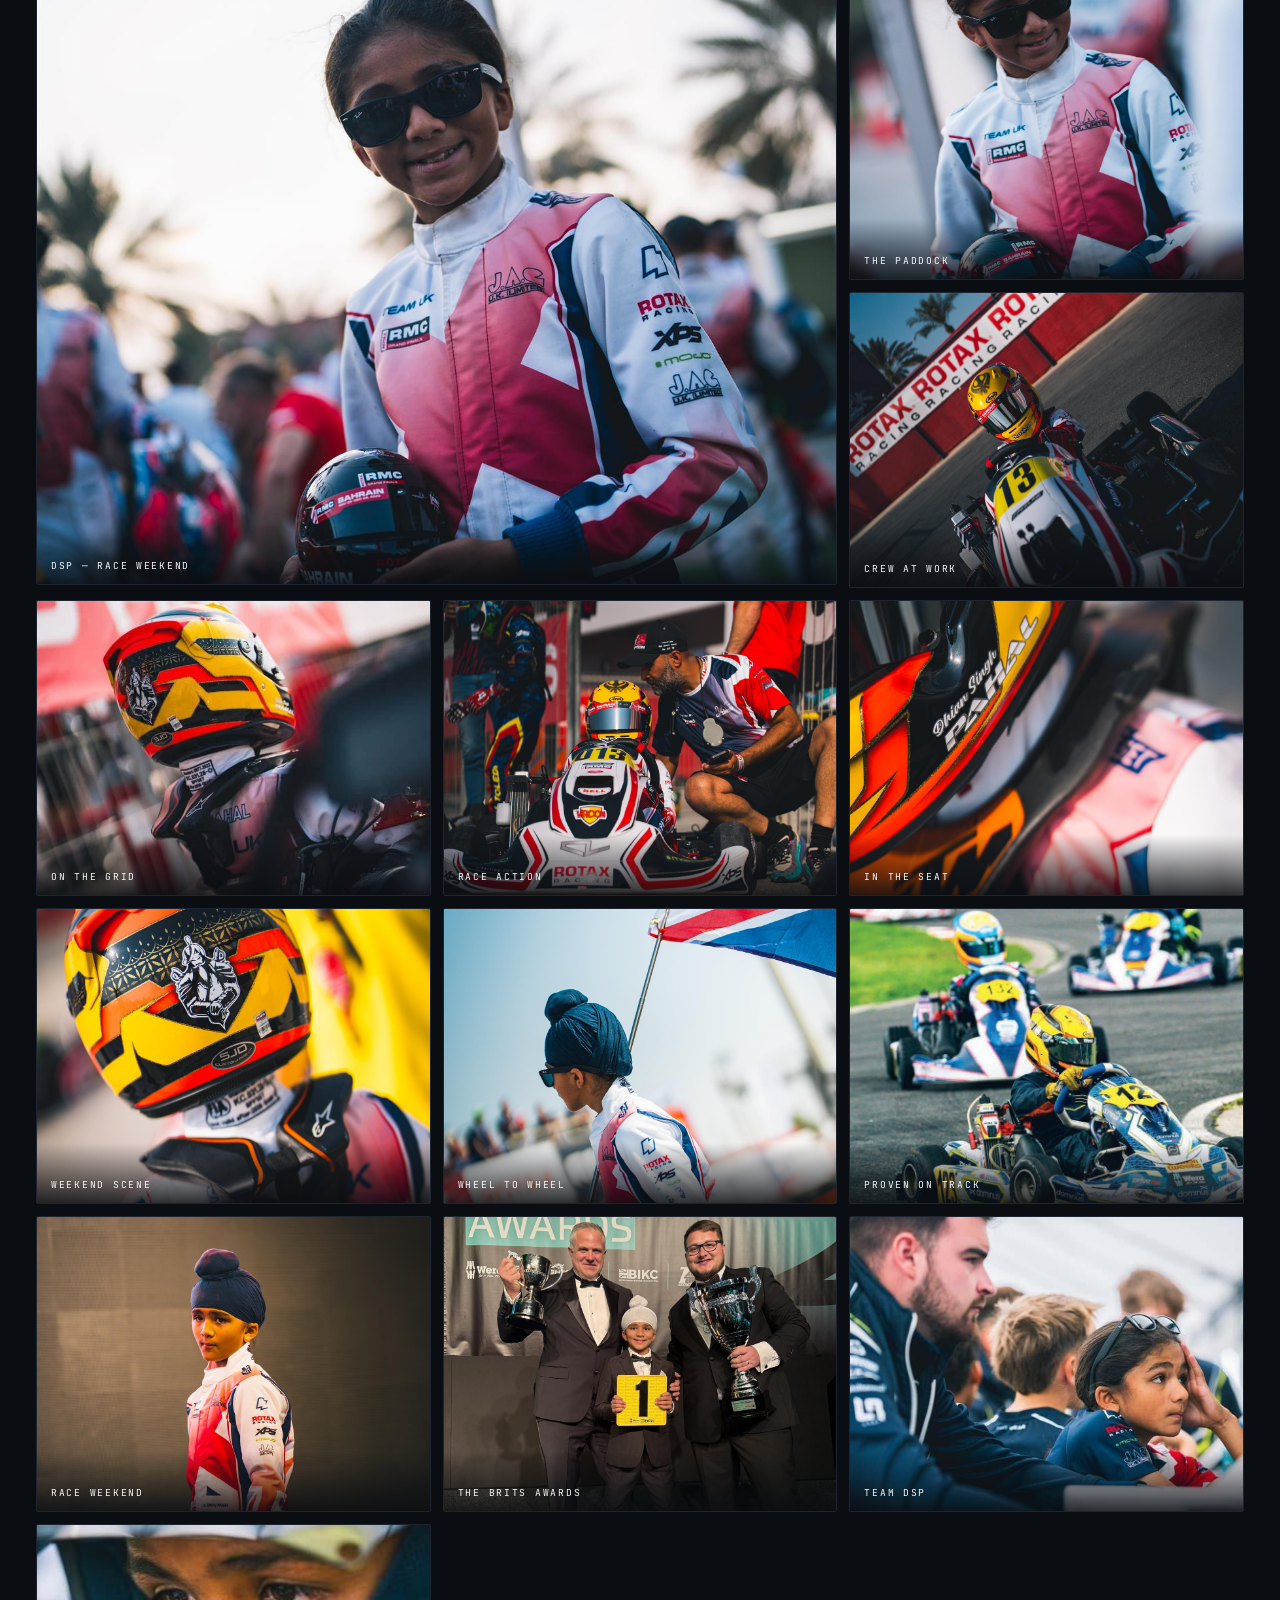
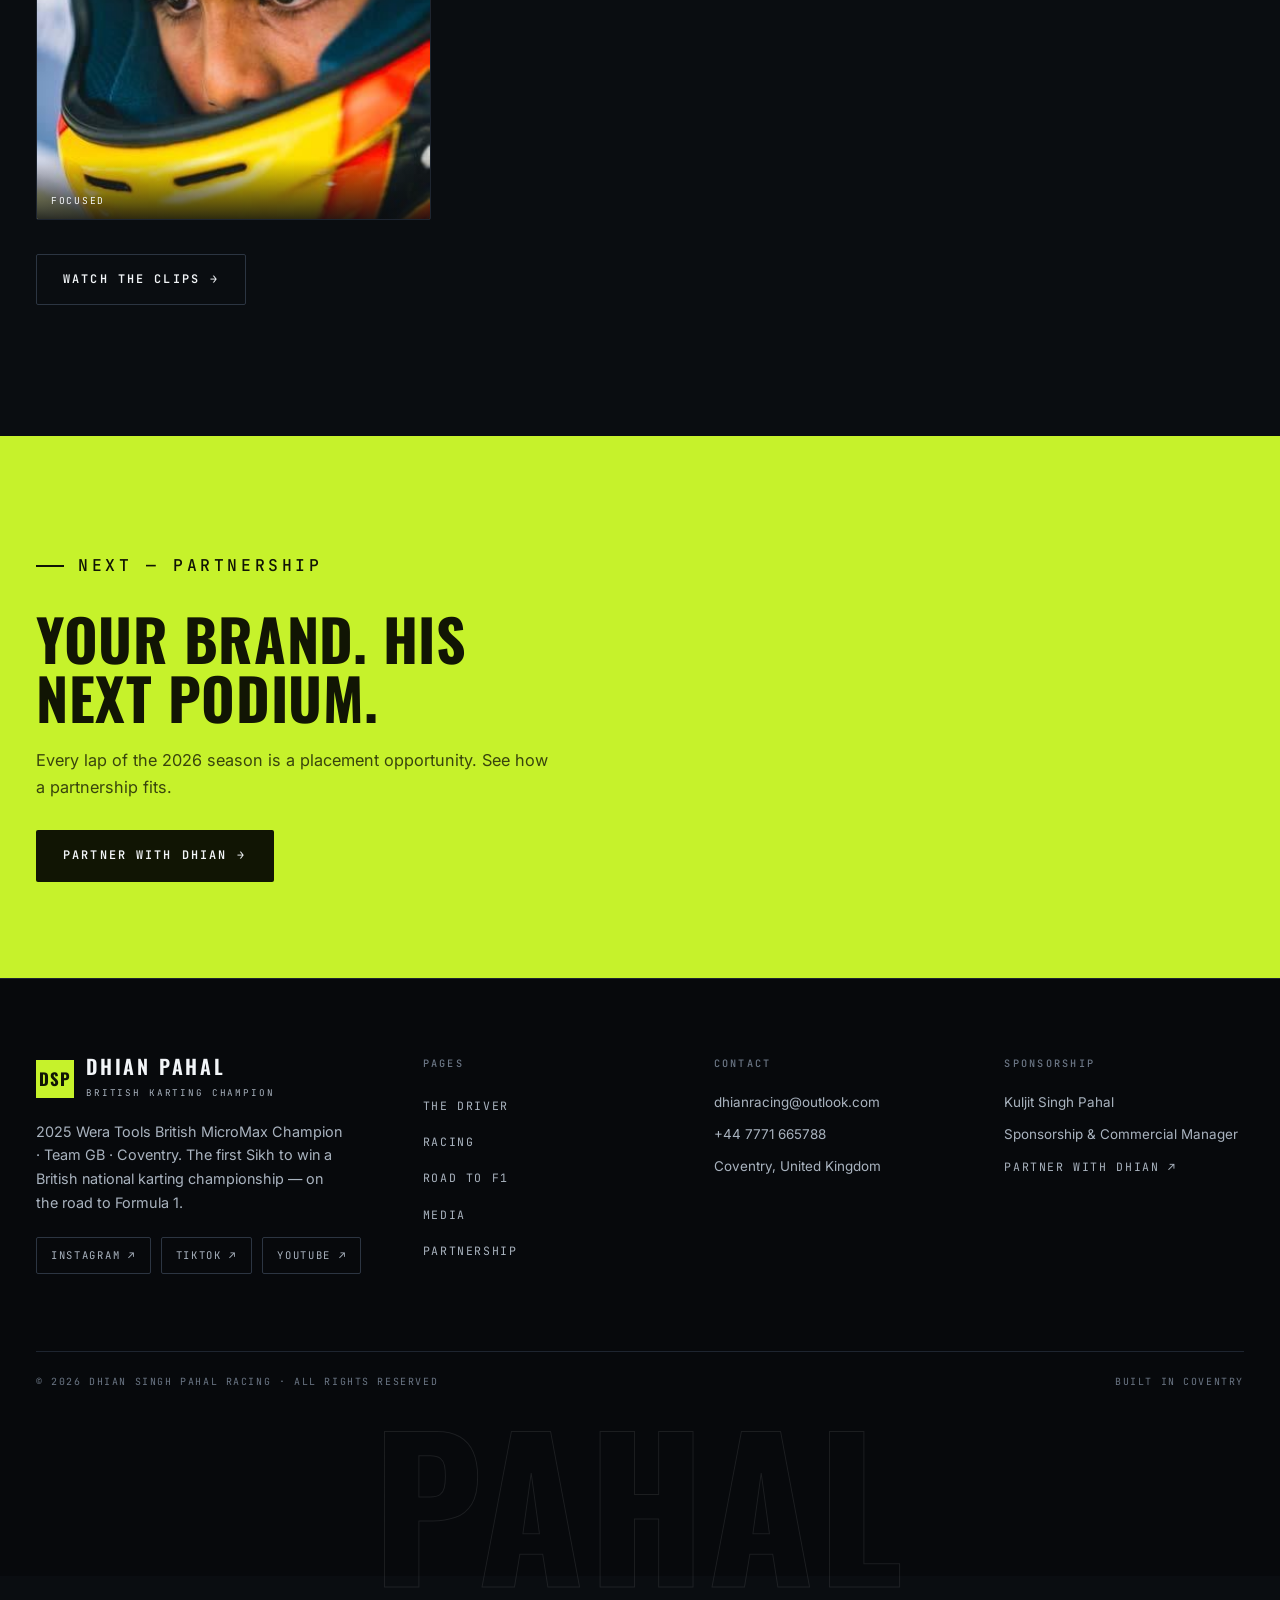
<file: racing.html>
<!DOCTYPE html>
<html lang="en">
<head>
<meta charset="utf-8">
<meta name="viewport" content="width=device-width, initial-scale=1, viewport-fit=cover">
<meta name="claude:viewport-fit-sides" content="cover">
<title>Dhian Singh Pahal · Racing</title>
<meta name="description" content="The racing record of Dhian Singh Pahal: 2025 Wera Tools British MicroMax Champion, UKC Vice Champion, Team GB at the Rotax Grand Finals — season by season since 2022.">
<link rel="icon" type="image/png" href="favicon.png">
<link rel="preconnect" href="https://fonts.googleapis.com">
<link rel="preconnect" href="https://fonts.gstatic.com" crossorigin>
<link rel="stylesheet" href="https://fonts.googleapis.com/css2?family=Oswald:wght@500;600;700&family=Inter:wght@400;500;600;700&family=JetBrains+Mono:wght@400;500;600&display=swap">
<link rel="stylesheet" href="assets/css/styles.css">
</head>
<body>

<header class="site-head">
  <div class="container head-inner">
    <a class="brand" href="index.html" aria-label="Dhian Singh Pahal — home">
      <span class="brand-mark" aria-hidden="true">DSP</span>
      <span>
        <span class="brand-name">Dhian Pahal</span>
        <span class="brand-sub">British Karting Champion</span>
      </span>
    </a>
    <nav class="site-nav" aria-label="Main">
      <a href="index.html">Home</a>
      <a href="about.html">The Driver</a>
      <a href="racing.html" aria-current="page">Racing</a>
      <a href="road-to-f1.html">Road to F1</a>
      <a href="media.html">Media</a>
      <a href="partnership.html">Partnership</a>
    </nav>
    <a class="btn btn-volt btn-sm head-cta" href="partnership.html#contact">Become a Partner</a>
    <button class="burger" aria-expanded="false" aria-controls="mobile-menu" aria-label="Open menu"><span></span><span></span></button>
  </div>
</header>

<div class="mobile-menu" id="mobile-menu">
  <a href="index.html"><span class="idx">01</span>Home</a>
  <a href="about.html"><span class="idx">02</span>The Driver</a>
  <a href="racing.html"><span class="idx">03</span>Racing</a>
  <a href="road-to-f1.html"><span class="idx">04</span>Road to F1</a>
  <a href="media.html"><span class="idx">05</span>Media</a>
  <a href="partnership.html"><span class="idx">06</span>Partnership</a>
  <div class="mm-social">
    <a href="https://www.instagram.com/dhianracing" rel="noopener">Instagram ↗</a>
    <a href="https://www.tiktok.com/@dhian.racing" rel="noopener">TikTok ↗</a>
    <a href="https://www.youtube.com/@DhianRacing" rel="noopener">YouTube ↗</a>
  </div>
</div>

<main>

  <!-- PAGE HERO -->
  <section class="page-hero">
    <img class="page-hero-img" src="assets/img/gallery-04.jpg" alt="Dhian's kart on the grid under the lights">
    <div class="container">
      <p class="kicker">Racing</p>
      <h1 class="d-xl">Results, not hype.</h1>
      <p class="lede">Every season since 2022, in order. What was raced, what was won, and what it proved.</p>
      <div class="page-hero-meta">
        <span>Class — Mini Max</span>
        <span>Number — #125</span>
        <span>Club — Whilton Mill</span>
        <span>Team — DHR Elite Performance</span>
      </div>
    </div>
  </section>

  <!-- SEASON RECORD -->
  <section class="section">
    <div class="container">
      <p class="kicker" data-reveal>01 — Season Record</p>
      <h2 class="d-l" data-reveal style="max-width:22ch">Five seasons. One direction.</h2>
      <div class="table-wrap" style="margin-top:44px" data-reveal>
        <table class="results">
          <thead>
            <tr>
              <th scope="col">Season</th>
              <th scope="col">Class</th>
              <th scope="col">Programme</th>
              <th scope="col">Highlight</th>
            </tr>
          </thead>
          <tbody>
            <tr>
              <td class="yr">2022</td>
              <td class="cls">Bambino</td>
              <td>First national season</td>
              <td class="hl">Race wins and a first taste of championship racing</td>
            </tr>
            <tr>
              <td class="yr">2023</td>
              <td class="cls">Bambino</td>
              <td>National competition</td>
              <td class="hl">The season that put Dhian on the BBC — Newsbeat's national feature on diversity in motorsport</td>
            </tr>
            <tr>
              <td class="yr">2024</td>
              <td class="cls">Micro Max</td>
              <td>Awards season</td>
              <td class="hl">Most Improved Driver · Most Exciting Driver · Bravest Overtaker</td>
            </tr>
            <tr class="champ">
              <td class="yr">2025</td>
              <td class="cls">Micro Max</td>
              <td>British Championship + Europe</td>
              <td class="hl">
                Wera Tools British MicroMax Champion — by one point<br>
                UKC Vice Champion · British O-Plate Runner-Up<br>
                Team GB at the Rotax Grand Finals, Bahrain · RMCIT Le Mans
                <span class="champ-tag">Champion Season</span>
              </td>
            </tr>
            <tr>
              <td class="yr">2026</td>
              <td class="cls">Mini Max</td>
              <td>British Championship + Europe</td>
              <td class="hl">Debut podiums in the step-up class · RMCIT Le Mans entry</td>
            </tr>
          </tbody>
        </table>
      </div>
    </div>
  </section>

  <!-- THE FINALE -->
  <section class="section section-alt">
    <div class="container">
      <div class="split" data-reveal>
        <div>
          <p class="kicker">02 — PFI · Grantham — Nov 2025</p>
          <h2 class="d-l">The weekend that made a champion.</h2>
          <p class="lede">Dhian arrived at the final round of the Wera Tools British Kart Championships fifteen points behind the championship leader — with a title on the line and a full season of work behind him.</p>
          <p class="lede">He opened with two commanding heat wins. Then Saturday's final delivered the kind of blow that ends seasons: a technical disqualification wiped out the points. Sunday morning, he had to win everything — and he did.</p>
          <p class="lede">The championship came down to the last lap of the last race. Dhian took the lead with a late overtake, won the final, and took the British title by a single point.</p>
          <div class="split-media" style="margin-top:34px">
            <figure style="margin:0">
              <img src="assets/img/track-winning.jpg" alt="Dhian Singh Pahal celebrating a win trackside" loading="lazy">
              <figcaption><span>Winning form</span><span>2025 season</span></figcaption>
            </figure>
          </div>
        </div>
        <div>
          <div class="lapboard" data-reveal>
            <div class="lb-head"><span>Race Sheet</span><span class="dot">● Live</span></div>
            <div class="lb-row"><span class="lb-l">Heat 1 — Saturday</span><span class="lb-r win">Win</span></div>
            <div class="lb-row"><span class="lb-l">Heat 2 — Saturday</span><span class="lb-r win">Win</span></div>
            <div class="lb-row flag"><span class="lb-l">Final — Saturday</span><span class="lb-r">DSQ — Technical</span></div>
            <div class="lb-row"><span class="lb-l">Heat 3 — Sunday</span><span class="lb-r win">Win</span></div>
            <div class="lb-row"><span class="lb-l">Heat 4 — Sunday</span><span class="lb-r win">Win</span></div>
            <div class="lb-row flag"><span class="lb-l">Grand Final — Sunday</span><span class="lb-r">P1 — Last-lap overtake</span></div>
            <div class="lb-row flag"><span class="lb-l">Championship</span><span class="lb-r">+1 pt — British Champion</span></div>
          </div>
          <blockquote class="feature-quote" data-reveal>
            "It's been the hardest weekend of my life. I'm going to need all of the strength I can get."
            <cite>Dhian — Coventry Observer, Nov 2025</cite>
          </blockquote>
        </div>
      </div>
    </div>
  </section>

  <hr class="checker">

  <!-- AWARDS -->
  <section class="section">
    <div class="container">
      <p class="kicker" data-reveal>03 — The Awards Cabinet</p>
      <h2 class="d-l" data-reveal style="max-width:22ch">Hardware speaks louder.</h2>
      <div class="card-grid" style="margin-top:44px">
        <div class="card" data-reveal>
          <img class="c-img" src="assets/img/award-wera.jpg" alt="Dhian receiving the Wera Tools British Kart Championships trophy" loading="lazy">
          <span class="c-tag">2025</span>
          <h3>Wera Tools British MicroMax Champion</h3>
          <p>Won on the final lap of the final race, by one point — the first Sikh to hold a British national karting title.</p>
          <span class="c-foot">National Title</span>
        </div>
        <div class="card" data-reveal>
          <img class="c-img" src="assets/img/award-improved.jpg" alt="Most Improved Driver award presentation" loading="lazy">
          <span class="c-tag">2024</span>
          <h3>Most Improved Driver</h3>
          <p>The steepest development curve in the paddock, recognised across a full season of racing.</p>
          <span class="c-foot">Season Award</span>
        </div>
        <div class="card" data-reveal>
          <img class="c-img" src="assets/img/award-exciting.jpg" alt="Most Exciting Driver award presentation" loading="lazy">
          <span class="c-tag">2024</span>
          <h3>Most Exciting Driver</h3>
          <p>Overtaking, racecraft and showmanship — the award the crowd votes with its voice.</p>
          <span class="c-foot">Season Award</span>
        </div>
        <div class="card" data-reveal>
          <img class="c-img" src="assets/img/track-winning.jpg" alt="Dhian racing wheel to wheel through a corner" loading="lazy">
          <span class="c-tag">2024</span>
          <h3>Bravest Overtaker</h3>
          <p>The pass that nobody else would try — and the one the paddock remembers.</p>
          <span class="c-foot">Season Award</span>
        </div>
      </div>
    </div>
  </section>

  <!-- WORLD STAGE -->
  <section class="section section-alt">
    <div class="container">
      <p class="kicker" data-reveal>04 — Sakhir · Bahrain — Dec 2025</p>
      <h2 class="d-l" data-reveal style="max-width:20ch">Team GB. The Rotax Grand Finals.</h2>
      <p class="lede" data-reveal>In December 2025, Dhian wore Great Britain's colours at the Rotax Max Challenge Grand Finals in Bahrain — the biggest prize in international karting. Four hundred drivers. More than sixty nations. One world final. He started deep in the field and charged from P15 to the lead inside three laps — the kind of move that wins world finals.</p>
      <div class="stat-rail" style="margin-top:44px" data-reveal>
        <div class="stat"><p class="stat-num num">400</p><p class="stat-lab">Drivers entered</p></div>
        <div class="stat"><p class="stat-num num">60+</p><p class="stat-lab">Nations represented</p></div>
        <div class="stat"><p class="stat-num num">1</p><p class="stat-lab">World final</p></div>
        <div class="stat solid"><p class="stat-num">P15→P1</p><p class="stat-lab">In three laps</p></div>
      </div>
    </div>
  </section>

  <!-- GALLERY -->
  <section class="section">
    <div class="container">
      <p class="kicker" data-reveal>05 — Gallery</p>
      <h2 class="d-l" data-reveal style="max-width:20ch">Race weekends, in frames.</h2>
      <div class="gallery" style="margin-top:44px">
        <div class="g-item feat" data-reveal><img src="assets/img/gallery-01.jpg" alt="Dhian Singh Pahal on track during a race weekend" loading="lazy"><span class="g-cap">DSP — Race Weekend</span></div>
        <div class="g-item" data-reveal><img src="assets/img/gallery-02.jpg" alt="Kart in the paddock between sessions" loading="lazy"><span class="g-cap">The Paddock</span></div>
        <div class="g-item" data-reveal><img src="assets/img/gallery-03.jpg" alt="Team DSP preparing the kart" loading="lazy"><span class="g-cap">Crew at Work</span></div>
        <div class="g-item" data-reveal><img src="assets/img/grid-action.jpg" alt="Karts lined up on the grid" loading="lazy"><span class="g-cap">On the Grid</span></div>
        <div class="g-item" data-reveal><img src="assets/img/gallery-05.jpg" alt="Race action from a DSP weekend" loading="lazy"><span class="g-cap">Race Action</span></div>
        <div class="g-item" data-reveal><img src="assets/img/gallery-06.jpg" alt="Dhian Singh Pahal in the kart" loading="lazy"><span class="g-cap">In the Seat</span></div>
        <div class="g-item" data-reveal><img src="assets/img/gallery-07.jpg" alt="Weekend race scene" loading="lazy"><span class="g-cap">Weekend Scene</span></div>
        <div class="g-item" data-reveal><img src="assets/img/gallery-08.jpg" alt="Karting race action" loading="lazy"><span class="g-cap">Wheel to Wheel</span></div>
        <div class="g-item" data-reveal><img src="assets/img/proven-on-track.jpg" alt="Dhian in his race suit, proven on track" loading="lazy"><span class="g-cap">Proven On Track</span></div>
        <div class="g-item" data-reveal><img src="assets/img/gallery-09.jpg" alt="Race weekend photography" loading="lazy"><span class="g-cap">Race Weekend</span></div>
        <div class="g-item" data-reveal><img src="assets/img/gallery-10.jpg" alt="Dhian at the British awards" loading="lazy"><span class="g-cap">The Brits Awards</span></div>
        <div class="g-item" data-reveal><img src="assets/img/team-pit.jpg" alt="Team DSP working in the pits" loading="lazy"><span class="g-cap">Team DSP</span></div>
        <div class="g-item" data-reveal><img src="assets/img/helmet-eyes.jpg" alt="Dhian's eyes focused behind the helmet visor" loading="lazy"><span class="g-cap">Focused</span></div>
      </div>
      <p data-reveal style="margin-top:34px"><a class="btn btn-ghost" href="media.html">Watch the Clips <span class="arrow">→</span></a></p>
    </div>
  </section>

  <!-- CTA -->
  <section class="cta-band">
    <div class="container">
      <p class="kicker" data-reveal>Next — Partnership</p>
      <h2 class="d-l" data-reveal>Your brand. His next podium.</h2>
      <p data-reveal>Every lap of the 2026 season is a placement opportunity. See how a partnership fits.</p>
      <div data-reveal><a class="btn btn-dark" href="partnership.html">Partner With Dhian <span class="arrow">→</span></a></div>
    </div>
  </section>

</main>

<footer class="site-foot">
  <div class="container">
    <div class="foot-grid">
      <div class="foot-brand">
        <a class="brand" href="index.html" aria-label="Dhian Singh Pahal — home">
          <span class="brand-mark" aria-hidden="true">DSP</span>
          <span>
            <span class="brand-name">Dhian Pahal</span>
            <span class="brand-sub">British Karting Champion</span>
          </span>
        </a>
        <p class="foot-blurb">2025 Wera Tools British MicroMax Champion · Team GB · Coventry. The first Sikh to win a British national karting championship — on the road to Formula 1.</p>
        <div class="c-social">
          <a href="https://www.instagram.com/dhianracing" rel="noopener">Instagram ↗</a>
          <a href="https://www.tiktok.com/@dhian.racing" rel="noopener">TikTok ↗</a>
          <a href="https://www.youtube.com/@DhianRacing" rel="noopener">YouTube ↗</a>
        </div>
      </div>
      <div class="foot-col">
        <h4>Pages</h4>
        <ul>
          <li><a href="about.html">The Driver</a></li>
          <li><a href="racing.html">Racing</a></li>
          <li><a href="road-to-f1.html">Road to F1</a></li>
          <li><a href="media.html">Media</a></li>
          <li><a href="partnership.html">Partnership</a></li>
        </ul>
      </div>
      <div class="foot-col">
        <h4>Contact</h4>
        <p>dhianracing@outlook.com</p>
        <p>+44 7771 665788</p>
        <p>Coventry, United Kingdom</p>
      </div>
      <div class="foot-col">
        <h4>Sponsorship</h4>
        <p>Kuljit Singh Pahal</p>
        <p>Sponsorship &amp; Commercial Manager</p>
        <p><a href="partnership.html#contact">Partner With Dhian ↗</a></p>
      </div>
    </div>
    <div class="foot-bottom">
      <span>© <span id="year">2026</span> Dhian Singh Pahal Racing · All rights reserved</span>
      <span>Built in Coventry</span>
    </div>
    <p class="foot-mark" aria-hidden="true">Pahal</p>
  </div>
</footer>

<script src="assets/js/main.js"></script>
</body>
</html>
</file>
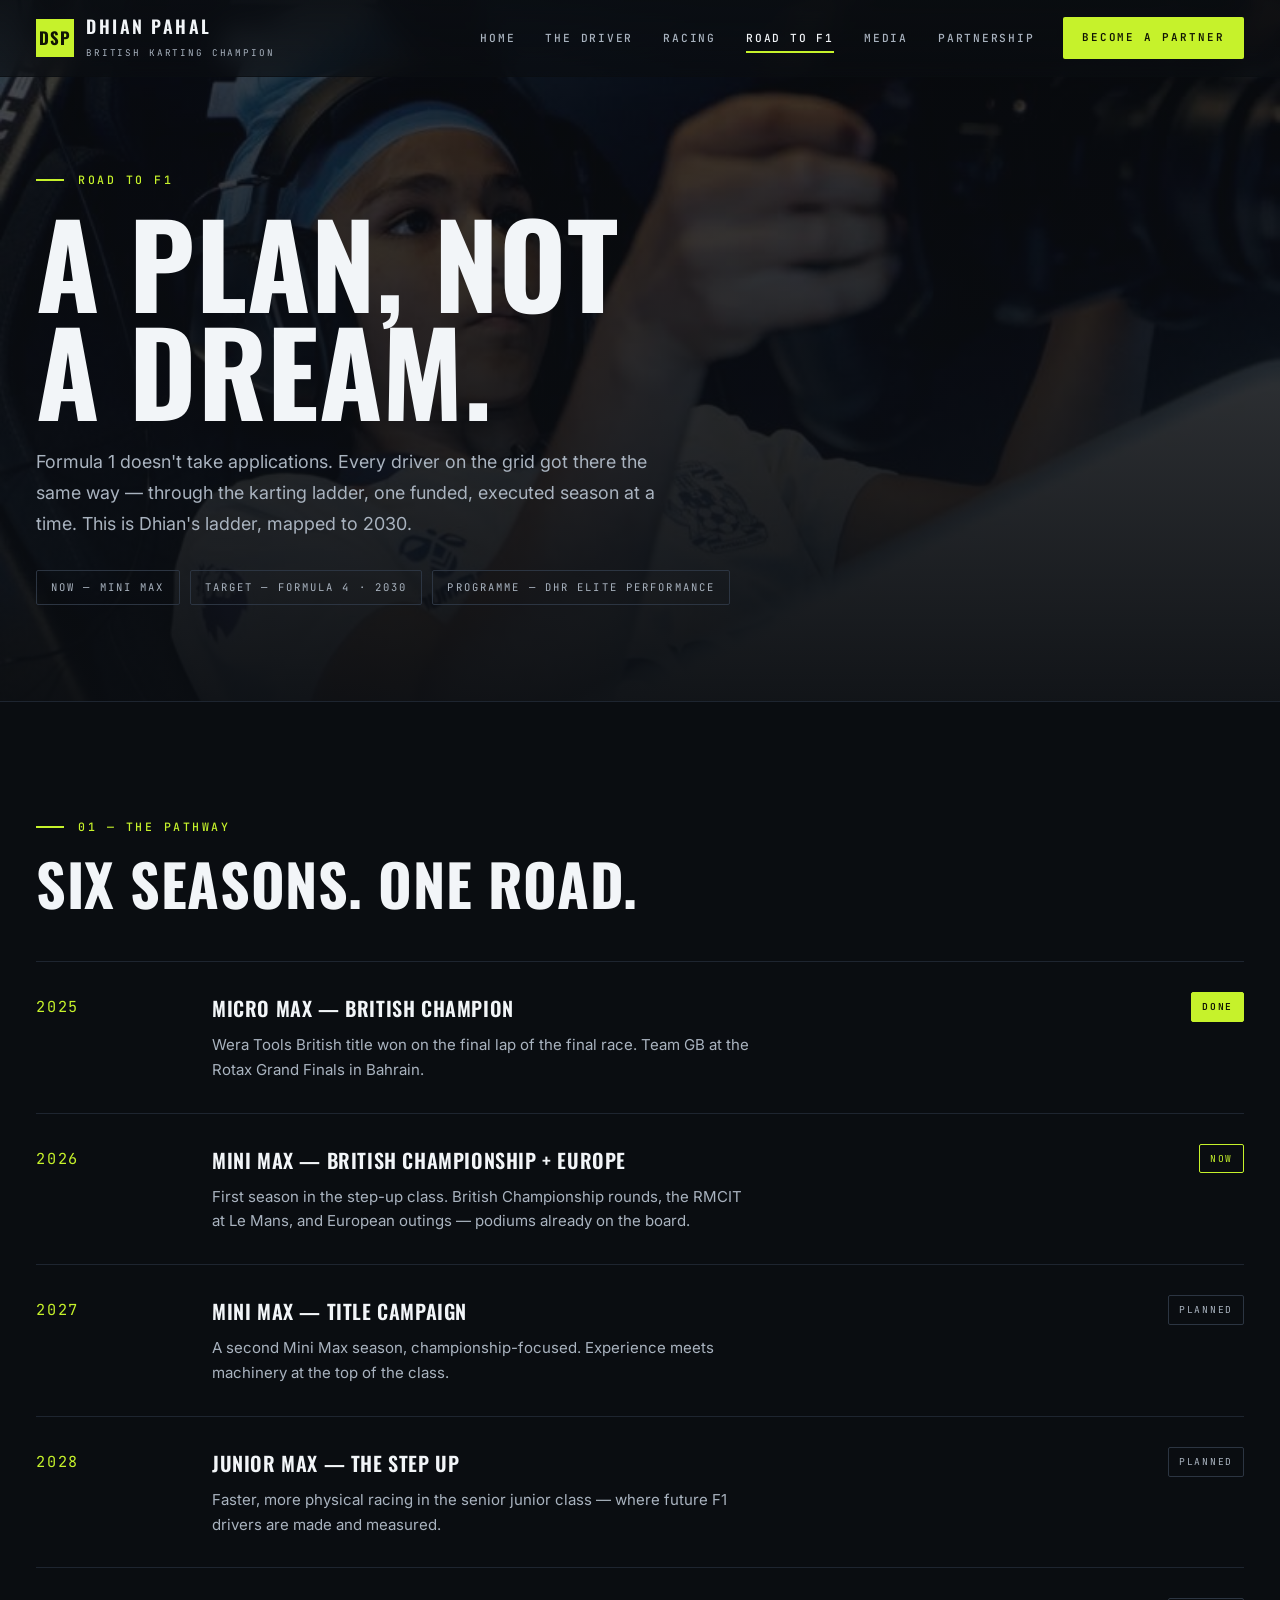
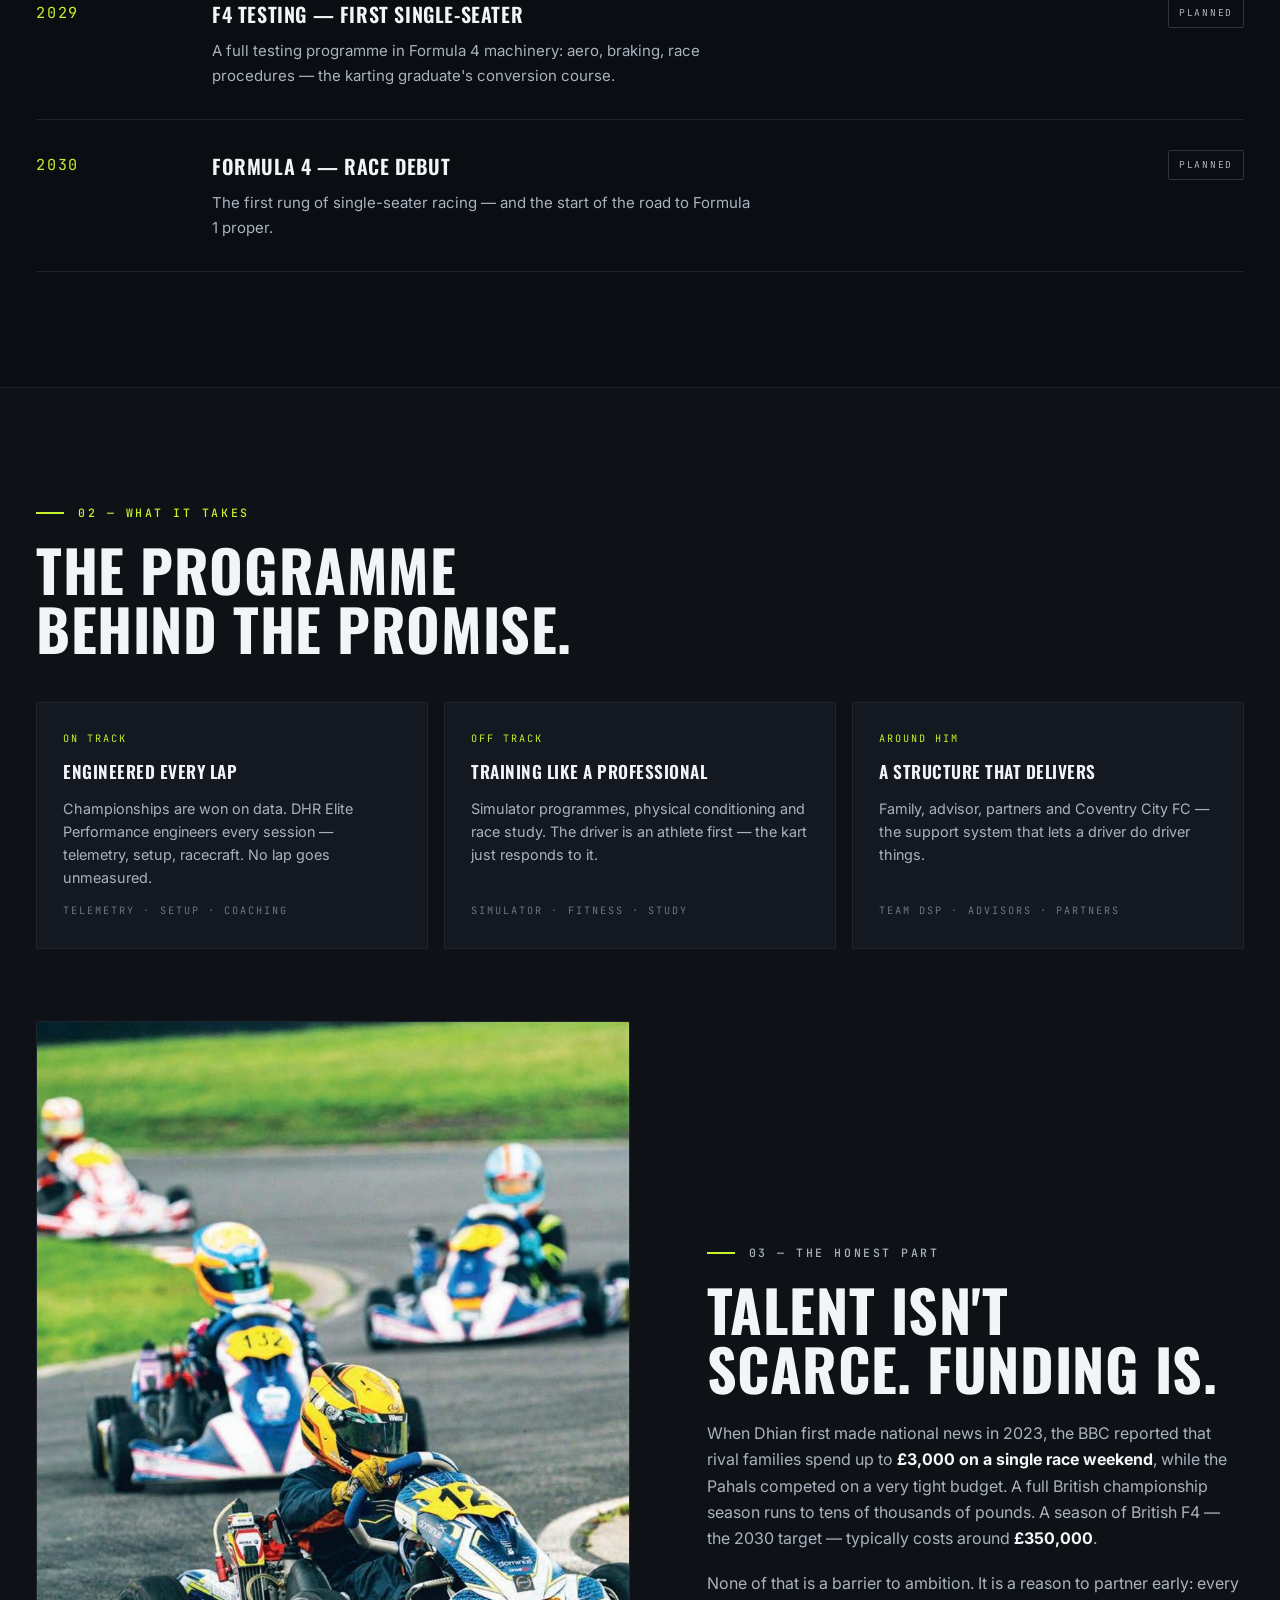
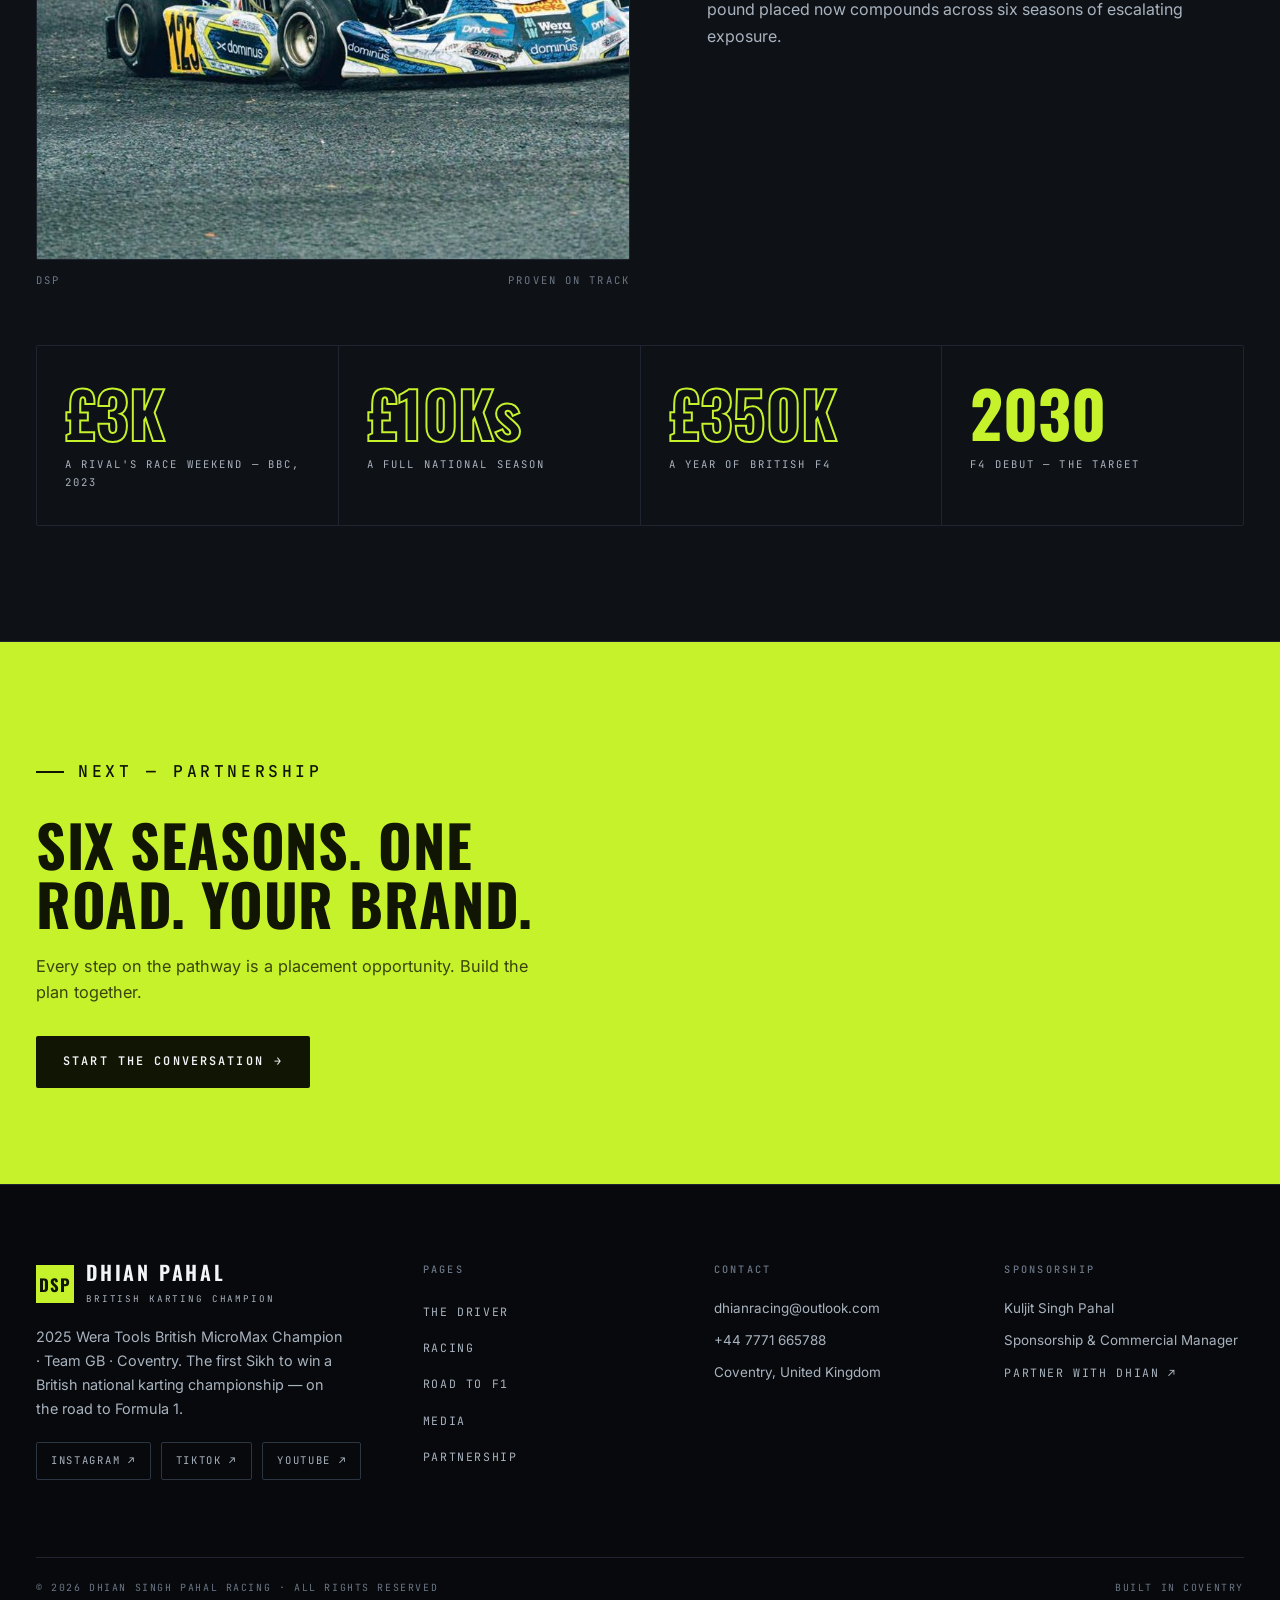
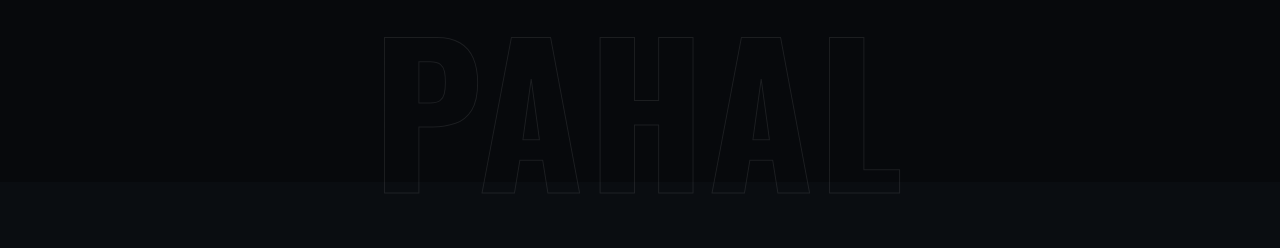
<file: road-to-f1.html>
<!DOCTYPE html>
<html lang="en">
<head>
<meta charset="utf-8">
<meta name="viewport" content="width=device-width, initial-scale=1, viewport-fit=cover">
<meta name="claude:viewport-fit-sides" content="cover">
<title>Dhian Singh Pahal · Road to F1</title>
<meta name="description" content="Dhian Singh Pahal's pathway to Formula 1, mapped season by season: Mini Max in 2026, Junior Max in 2028, F4 testing in 2029 and a Formula 4 race debut in 2030.">
<link rel="icon" type="image/png" href="favicon.png">
<link rel="preconnect" href="https://fonts.googleapis.com">
<link rel="preconnect" href="https://fonts.gstatic.com" crossorigin>
<link rel="stylesheet" href="https://fonts.googleapis.com/css2?family=Oswald:wght@500;600;700&family=Inter:wght@400;500;600;700&family=JetBrains+Mono:wght@400;500;600&display=swap">
<link rel="stylesheet" href="assets/css/styles.css">
</head>
<body>

<header class="site-head">
  <div class="container head-inner">
    <a class="brand" href="index.html" aria-label="Dhian Singh Pahal — home">
      <span class="brand-mark" aria-hidden="true">DSP</span>
      <span>
        <span class="brand-name">Dhian Pahal</span>
        <span class="brand-sub">British Karting Champion</span>
      </span>
    </a>
    <nav class="site-nav" aria-label="Main">
      <a href="index.html">Home</a>
      <a href="about.html">The Driver</a>
      <a href="racing.html">Racing</a>
      <a href="road-to-f1.html" aria-current="page">Road to F1</a>
      <a href="media.html">Media</a>
      <a href="partnership.html">Partnership</a>
    </nav>
    <a class="btn btn-volt btn-sm head-cta" href="partnership.html#contact">Become a Partner</a>
    <button class="burger" aria-expanded="false" aria-controls="mobile-menu" aria-label="Open menu"><span></span><span></span></button>
  </div>
</header>

<div class="mobile-menu" id="mobile-menu">
  <a href="index.html"><span class="idx">01</span>Home</a>
  <a href="about.html"><span class="idx">02</span>The Driver</a>
  <a href="racing.html"><span class="idx">03</span>Racing</a>
  <a href="road-to-f1.html"><span class="idx">04</span>Road to F1</a>
  <a href="media.html"><span class="idx">05</span>Media</a>
  <a href="partnership.html"><span class="idx">06</span>Partnership</a>
  <div class="mm-social">
    <a href="https://www.instagram.com/dhianracing" rel="noopener">Instagram ↗</a>
    <a href="https://www.tiktok.com/@dhian.racing" rel="noopener">TikTok ↗</a>
    <a href="https://www.youtube.com/@DhianRacing" rel="noopener">YouTube ↗</a>
  </div>
</div>

<main>

  <!-- PAGE HERO -->
  <section class="page-hero">
    <img class="page-hero-img" src="assets/img/simulator.jpg" alt="Dhian training in a racing simulator">
    <div class="container">
      <p class="kicker">Road to F1</p>
      <h1 class="d-xl">A plan, not a dream.</h1>
      <p class="lede">Formula 1 doesn't take applications. Every driver on the grid got there the same way — through the karting ladder, one funded, executed season at a time. This is Dhian's ladder, mapped to 2030.</p>
      <div class="page-hero-meta">
        <span>Now — Mini Max</span>
        <span>Target — Formula 4 · 2030</span>
        <span>Programme — DHR Elite Performance</span>
      </div>
    </div>
  </section>

  <!-- TIMELINE -->
  <section class="section">
    <div class="container">
      <p class="kicker" data-reveal>01 — The Pathway</p>
      <h2 class="d-l" data-reveal style="max-width:22ch">Six seasons. One road.</h2>
      <div class="timeline" style="margin-top:48px">
        <div class="t-item" data-reveal>
          <span class="t-year">2025</span>
          <div class="t-body">
            <h3>Micro Max — British Champion</h3>
            <p>Wera Tools British title won on the final lap of the final race. Team GB at the Rotax Grand Finals in Bahrain.</p>
          </div>
          <span class="t-status done">Done</span>
        </div>
        <div class="t-item" data-reveal>
          <span class="t-year">2026</span>
          <div class="t-body">
            <h3>Mini Max — British Championship + Europe</h3>
            <p>First season in the step-up class. British Championship rounds, the RMCIT at Le Mans, and European outings — podiums already on the board.</p>
          </div>
          <span class="t-status now">Now</span>
        </div>
        <div class="t-item" data-reveal>
          <span class="t-year">2027</span>
          <div class="t-body">
            <h3>Mini Max — Title Campaign</h3>
            <p>A second Mini Max season, championship-focused. Experience meets machinery at the top of the class.</p>
          </div>
          <span class="t-status">Planned</span>
        </div>
        <div class="t-item" data-reveal>
          <span class="t-year">2028</span>
          <div class="t-body">
            <h3>Junior Max — The Step Up</h3>
            <p>Faster, more physical racing in the senior junior class — where future F1 drivers are made and measured.</p>
          </div>
          <span class="t-status">Planned</span>
        </div>
        <div class="t-item" data-reveal>
          <span class="t-year">2029</span>
          <div class="t-body">
            <h3>F4 Testing — First Single-Seater</h3>
            <p>A full testing programme in Formula 4 machinery: aero, braking, race procedures — the karting graduate's conversion course.</p>
          </div>
          <span class="t-status">Planned</span>
        </div>
        <div class="t-item" data-reveal>
          <span class="t-year">2030</span>
          <div class="t-body">
            <h3>Formula 4 — Race Debut</h3>
            <p>The first rung of single-seater racing — and the start of the road to Formula 1 proper.</p>
          </div>
          <span class="t-status">Planned</span>
        </div>
      </div>
    </div>
  </section>

  <!-- WHAT IT TAKES -->
  <section class="section section-alt">
    <div class="container">
      <p class="kicker" data-reveal>02 — What It Takes</p>
      <h2 class="d-l" data-reveal style="max-width:22ch">The programme behind the promise.</h2>
      <div class="card-grid three" style="margin-top:44px">
        <div class="card" data-reveal>
          <span class="c-tag">On Track</span>
          <h3>Engineered every lap</h3>
          <p>Championships are won on data. DHR Elite Performance engineers every session — telemetry, setup, racecraft. No lap goes unmeasured.</p>
          <span class="c-foot">Telemetry · Setup · Coaching</span>
        </div>
        <div class="card" data-reveal>
          <span class="c-tag">Off Track</span>
          <h3>Training like a professional</h3>
          <p>Simulator programmes, physical conditioning and race study. The driver is an athlete first — the kart just responds to it.</p>
          <span class="c-foot">Simulator · Fitness · Study</span>
        </div>
        <div class="card" data-reveal>
          <span class="c-tag">Around Him</span>
          <h3>A structure that delivers</h3>
          <p>Family, advisor, partners and Coventry City FC — the support system that lets a driver do driver things.</p>
          <span class="c-foot">Team DSP · Advisors · Partners</span>
        </div>
      </div>
      <div class="split" style="margin-top:72px" data-reveal>
        <div class="split-media">
          <figure style="margin:0">
            <img src="assets/img/proven-on-track.jpg" alt="Dhian Singh Pahal in his race suit" loading="lazy">
            <figcaption><span>DSP</span><span>Proven on track</span></figcaption>
          </figure>
        </div>
        <div class="split-body">
          <p class="kicker">03 — The Honest Part</p>
          <h2 class="d-l" style="max-width:20ch">Talent isn't scarce. Funding is.</h2>
          <p style="margin-top:22px">When Dhian first made national news in 2023, the BBC reported that rival families spend up to <strong>£3,000 on a single race weekend</strong>, while the Pahals competed on a very tight budget. A full British championship season runs to tens of thousands of pounds. A season of British F4 — the 2030 target — typically costs around <strong>£350,000</strong>.</p>
          <p>None of that is a barrier to ambition. It is a reason to partner early: every pound placed now compounds across six seasons of escalating exposure.</p>
        </div>
      </div>
      <div class="stat-rail" style="margin-top:56px" data-reveal>
        <div class="stat"><p class="stat-num num">£3K</p><p class="stat-lab">A rival's race weekend — BBC, 2023</p></div>
        <div class="stat"><p class="stat-num num">£10Ks</p><p class="stat-lab">A full national season</p></div>
        <div class="stat"><p class="stat-num num">£350K</p><p class="stat-lab">A year of British F4</p></div>
        <div class="stat solid"><p class="stat-num">2030</p><p class="stat-lab">F4 debut — the target</p></div>
      </div>
    </div>
  </section>

  <!-- CTA -->
  <section class="cta-band">
    <div class="container">
      <p class="kicker" data-reveal>Next — Partnership</p>
      <h2 class="d-l" data-reveal>Six seasons. One road. Your brand.</h2>
      <p data-reveal>Every step on the pathway is a placement opportunity. Build the plan together.</p>
      <div data-reveal><a class="btn btn-dark" href="partnership.html">Start the Conversation <span class="arrow">→</span></a></div>
    </div>
  </section>

</main>

<footer class="site-foot">
  <div class="container">
    <div class="foot-grid">
      <div class="foot-brand">
        <a class="brand" href="index.html" aria-label="Dhian Singh Pahal — home">
          <span class="brand-mark" aria-hidden="true">DSP</span>
          <span>
            <span class="brand-name">Dhian Pahal</span>
            <span class="brand-sub">British Karting Champion</span>
          </span>
        </a>
        <p class="foot-blurb">2025 Wera Tools British MicroMax Champion · Team GB · Coventry. The first Sikh to win a British national karting championship — on the road to Formula 1.</p>
        <div class="c-social">
          <a href="https://www.instagram.com/dhianracing" rel="noopener">Instagram ↗</a>
          <a href="https://www.tiktok.com/@dhian.racing" rel="noopener">TikTok ↗</a>
          <a href="https://www.youtube.com/@DhianRacing" rel="noopener">YouTube ↗</a>
        </div>
      </div>
      <div class="foot-col">
        <h4>Pages</h4>
        <ul>
          <li><a href="about.html">The Driver</a></li>
          <li><a href="racing.html">Racing</a></li>
          <li><a href="road-to-f1.html">Road to F1</a></li>
          <li><a href="media.html">Media</a></li>
          <li><a href="partnership.html">Partnership</a></li>
        </ul>
      </div>
      <div class="foot-col">
        <h4>Contact</h4>
        <p>dhianracing@outlook.com</p>
        <p>+44 7771 665788</p>
        <p>Coventry, United Kingdom</p>
      </div>
      <div class="foot-col">
        <h4>Sponsorship</h4>
        <p>Kuljit Singh Pahal</p>
        <p>Sponsorship &amp; Commercial Manager</p>
        <p><a href="partnership.html#contact">Partner With Dhian ↗</a></p>
      </div>
    </div>
    <div class="foot-bottom">
      <span>© <span id="year">2026</span> Dhian Singh Pahal Racing · All rights reserved</span>
      <span>Built in Coventry</span>
    </div>
    <p class="foot-mark" aria-hidden="true">Pahal</p>
  </div>
</footer>

<script src="assets/js/main.js"></script>
</body>
</html>
</file>
<file: assets/css/styles.css>
/* ============================================================
   DHIAN SINGH PAHAL — OFFICIAL SITE
   Design concept: racing telemetry. Ink-black surfaces, one volt
   accent, mono timing labels, checkered-flag dividers, oversized
   condensed display type anchored bottom-left. Fast by design:
   one stylesheet, one small script, lazy media, no frameworks.
   ============================================================ */

:root{
  color-scheme: dark;
  /* palette */
  --bg:      #0A0D11;   /* ink — page ground */
  --bg2:     #0E1217;   /* raised surface */
  --card:    #131821;   /* card surface */
  --line:    #1E2530;   /* hairline */
  --line2:   #2C3542;   /* strong hairline */
  --fg:      #F2F5F8;   /* primary text */
  --muted:    #A9B3BF;  /* secondary text */
  --faint:    #6B7685;  /* tertiary text */
  --accent:   #C6F22B;  /* volt */
  --accent-ink:#111504; /* text on volt */
  --gold:     #E2B85C;  /* heritage gold — used sparingly */
  --tile:     #F0F2F4;  /* partner logo tile */
  /* type */
  --display: 'Oswald','Arial Narrow',Arial,sans-serif;
  --body: 'Inter',system-ui,-apple-system,'Segoe UI',Roboto,sans-serif;
  --mono: 'JetBrains Mono',Consolas,'Courier New',monospace;
  /* metrics */
  --gutter-l: max(16px, env(safe-area-inset-left, 0px));
  --gutter-r: max(16px, env(safe-area-inset-right, 0px));
}

*,*::before,*::after{ box-sizing:border-box; }
html{ font-size:16px; scroll-behavior:smooth; }
@media (prefers-reduced-motion: reduce){ html{ scroll-behavior:auto; } }

:root{ padding-top:env(safe-area-inset-top,0px); padding-bottom:env(safe-area-inset-bottom,0px); }

body{
  margin:0;
  background:var(--bg);
  color:var(--fg);
  font-family:var(--body);
  font-size:1rem;
  line-height:1.65;
  -webkit-font-smoothing:antialiased;
}
body::before{
  content:""; position:fixed; inset:0 0 auto; height:env(safe-area-inset-top,0px);
  z-index:60; background:rgba(10,13,17,.96);
}
[hidden]{ display:none !important; }
img{ max-width:100%; }
a{ color:inherit; }
::selection{ background:var(--accent); color:var(--accent-ink); }
:focus-visible{ outline:2px solid var(--accent); outline-offset:2px; }

/* ---------- layout primitives ---------- */
.container{
  width:100%; max-width:1240px; margin-inline:auto;
  padding-left:var(--gutter-l); padding-right:var(--gutter-r);
}
.section{ padding-block: clamp(64px, 9vw, 120px); }
.section-tight{ padding-block: clamp(40px, 6vw, 72px); }
.section-alt{ background:var(--bg2); border-block:1px solid var(--line); }

/* ---------- type ---------- */
.kicker{
  font-family:var(--mono); font-size:.72rem; font-weight:500;
  letter-spacing:.22em; text-transform:uppercase; color:var(--accent);
  margin:0 0 18px; display:flex; align-items:center; gap:14px;
}
.kicker::before{ content:""; width:28px; height:2px; background:var(--accent); }
.kicker.gold{ color:var(--gold); }
.kicker.gold::before{ background:var(--gold); }
.kicker.plain{ color:var(--muted); }
.kicker.plain::before{ background:var(--line2); }

.d-xl{
  font-family:var(--display); font-weight:700; text-transform:uppercase;
  font-size:clamp(2.9rem, 9.5vw, 7.2rem); line-height:.94; letter-spacing:.005em;
  margin:0; text-wrap:balance;
}
.d-l{
  font-family:var(--display); font-weight:700; text-transform:uppercase;
  font-size:clamp(2.1rem, 5vw, 3.6rem); line-height:1.02; letter-spacing:.01em;
  margin:0; text-wrap:balance;
}
.d-m{
  font-family:var(--display); font-weight:600; text-transform:uppercase;
  font-size:clamp(1.35rem, 2.6vw, 1.75rem); line-height:1.15; margin:0;
}
.lede{
  color:var(--muted); font-size:clamp(1rem, 1.4vw, 1.125rem);
  max-width:58ch; margin:20px 0 0; line-height:1.75;
}
.outline{
  color:transparent; -webkit-text-stroke:2px var(--fg);
}
.outline-volt{ color:transparent; -webkit-text-stroke:2px var(--accent); }
@supports not (-webkit-text-stroke: 2px black){
  .outline{ color:var(--fg); }
  .outline-volt{ color:var(--accent); }
}
.mono{ font-family:var(--mono); }
.num{ font-variant-numeric:tabular-nums; }

/* ---------- buttons ---------- */
.btn{
  display:inline-flex; align-items:center; gap:10px;
  font-family:var(--mono); font-size:.74rem; font-weight:600;
  letter-spacing:.18em; text-transform:uppercase; text-decoration:none;
  padding:15px 26px; border:1px solid transparent; border-radius:2px;
  cursor:pointer; transition:background .2s ease, color .2s ease, border-color .2s ease, transform .2s ease;
}
.btn:hover{ transform:translateY(-2px); }
.btn:active{ transform:none; }
.btn-volt{ background:var(--accent); color:var(--accent-ink); }
.btn-volt:hover{ background:#d7ff4f; }
.btn-ghost{ background:transparent; color:var(--fg); border-color:var(--line2); }
.btn-ghost:hover{ border-color:var(--accent); color:var(--accent); }
.btn-dark{ background:var(--accent-ink); color:var(--fg); }
.btn-dark:hover{ background:#1c2208; }
.btn-sm{ padding:11px 18px; font-size:.68rem; }
.arrow{ font-family:var(--mono); }

/* ---------- checkered divider ---------- */
.checker{
  height:12px; border:none;
  background-image:repeating-conic-gradient(var(--accent) 0% 25%, transparent 0% 50%);
  background-size:24px 24px;
}
.checker-thin{ height:8px; background-size:16px 16px; }

/* ---------- header ---------- */
.site-head{
  position:fixed; top:env(safe-area-inset-top,0px); left:0; right:0; z-index:50;
  background:linear-gradient(rgba(10,13,17,.88), rgba(10,13,17,.68));
  backdrop-filter:blur(12px); -webkit-backdrop-filter:blur(12px);
  border-bottom:1px solid transparent;
  transition:border-color .25s ease, background .25s ease;
}
.site-head.scrolled{ border-bottom-color:var(--line); background:rgba(10,13,17,.97); }
.head-inner{
  display:flex; align-items:center; gap:28px; height:76px;
}
.brand{
  display:flex; align-items:center; gap:12px; text-decoration:none; margin-right:auto;
}
.brand-mark{
  display:grid; place-items:center; width:38px; height:38px; flex:0 0 auto;
  background:var(--accent); color:var(--accent-ink);
  font-family:var(--display); font-weight:700; font-size:1.05rem; letter-spacing:.04em;
}
.brand-name{
  font-family:var(--display); font-weight:600; font-size:1.12rem;
  letter-spacing:.14em; text-transform:uppercase; line-height:1;
}
.brand-sub{
  display:block; font-family:var(--mono); font-size:.58rem; letter-spacing:.2em;
  text-transform:uppercase; color:var(--muted); margin-top:4px;
}
.site-nav{ display:flex; align-items:center; gap:30px; }
.site-nav a{
  font-family:var(--mono); font-size:.7rem; font-weight:500; letter-spacing:.16em;
  text-transform:uppercase; text-decoration:none; color:var(--muted);
  padding:6px 0; position:relative; transition:color .2s ease;
}
.site-nav a::after{
  content:""; position:absolute; left:0; right:100%; bottom:0; height:2px;
  background:var(--accent); transition:right .25s ease;
}
.site-nav a:hover, .site-nav a[aria-current="page"]{ color:var(--fg); }
.site-nav a:hover::after, .site-nav a[aria-current="page"]::after{ right:0; }
.head-cta{ flex:0 0 auto; }
.burger{
  display:none; background:none; border:1px solid var(--line2); border-radius:2px;
  width:44px; height:44px; cursor:pointer; position:relative; flex:0 0 auto;
}
.burger span{
  position:absolute; left:11px; right:11px; height:2px; background:var(--fg);
  transition:transform .25s ease, top .25s ease;
}
.burger span:nth-child(1){ top:16px; }
.burger span:nth-child(2){ top:26px; }
.burger[aria-expanded="true"] span:nth-child(1){ top:21px; transform:rotate(45deg); }
.burger[aria-expanded="true"] span:nth-child(2){ top:21px; transform:rotate(-45deg); }

.mobile-menu{
  position:fixed; inset:0; z-index:45; background:rgba(10,13,17,.98);
  display:flex; flex-direction:column; justify-content:center;
  padding:120px var(--gutter-r) 60px var(--gutter-l);
  transform:translateY(-102%); transition:transform .35s ease;
}
.mobile-menu.open{ transform:none; }
.mobile-menu a{
  font-family:var(--display); font-weight:700; text-transform:uppercase;
  font-size:clamp(1.8rem, 7vw, 2.6rem); line-height:1.25; text-decoration:none;
  color:var(--fg); padding:10px 0; display:flex; align-items:baseline; gap:16px;
}
.mobile-menu a .idx{
  font-family:var(--mono); font-size:.7rem; color:var(--accent); letter-spacing:.2em;
}
.mobile-menu a:hover{ color:var(--accent); }
.mobile-menu .mm-social{
  display:flex; gap:26px; margin-top:36px;
  font-family:var(--mono); font-size:.72rem; letter-spacing:.18em; color:var(--muted);
}
.mobile-menu .mm-social a{ font-size:.72rem; font-family:var(--mono); color:var(--muted); text-decoration:none; padding:0; }
.mobile-menu .mm-social a:hover{ color:var(--accent); }
.no-scroll{ overflow:hidden; }

/* ---------- home hero ---------- */
.hero{
  position:relative; min-height:100svh; min-height:640px;
  display:flex; align-items:flex-end; overflow:hidden;
  background:var(--bg);
}
.hero-img{
  position:absolute; inset:0; width:100%; height:100%;
  object-fit:cover; object-position:center 30%;
}
.hero::after{
  content:""; position:absolute; inset:0;
  background:
    linear-gradient(75deg, rgba(10,13,17,.82) 8%, rgba(10,13,17,.38) 45%, rgba(10,13,17,.15) 75%),
    linear-gradient(0deg, rgba(10,13,17,.95) 0%, rgba(10,13,17,.25) 30%, rgba(10,13,17,.05) 60%);
}
.hero-inner{ position:relative; z-index:2; width:100%; padding-block:190px 110px; }
.hero-meta{
  position:absolute; z-index:2; top:150px; right:var(--gutter-r);
  font-family:var(--mono); font-size:.68rem; letter-spacing:.2em; text-transform:uppercase;
  color:var(--fg); text-align:right; opacity:.85;
}
.hero-meta strong{ display:block; color:var(--accent); font-weight:600; }
.hero-title{ max-width:14ch; }
.hero-sub{
  max-width:46ch; color:var(--muted); font-size:clamp(1rem,1.3vw,1.15rem);
  margin:26px 0 34px; line-height:1.7;
}
.hero-sub strong{ color:var(--fg); font-weight:600; }
.hero-actions{ display:flex; flex-wrap:wrap; gap:14px; }
.hero-scroll{
  position:absolute; z-index:2; bottom:34px; right:var(--gutter-r);
  font-family:var(--mono); font-size:.66rem; letter-spacing:.22em; text-transform:uppercase;
  color:var(--muted); display:flex; align-items:center; gap:12px;
}
.hero-scroll::after{ content:""; width:1px; height:34px; background:var(--line2); animation:scrollpulse 2.2s ease infinite; }
@keyframes scrollpulse{
  0%{ transform:scaleY(.35); transform-origin:top; }
  50%{ transform:scaleY(1); transform-origin:top; }
  100%{ transform:scaleY(.35); transform-origin:top; }
}
@media (prefers-reduced-motion: reduce){ .hero-scroll::after{ animation:none; } }

/* ---------- ticker ---------- */
.ticker{
  background:var(--accent); color:var(--accent-ink); overflow:hidden;
  border-block:1px solid var(--accent);
}
.ticker-track{
  display:flex; width:max-content; animation:marquee 36s linear infinite;
}
.ticker:hover .ticker-track{ animation-play-state:paused; }
.ticker-group{
  display:flex; align-items:center; white-space:nowrap;
  font-family:var(--mono); font-size:.74rem; font-weight:600; letter-spacing:.18em;
  text-transform:uppercase; padding-block:13px;
}
.ticker-group span{ padding-inline:20px; }
.ticker-group .sep{ opacity:.5; padding-inline:0; }
@keyframes marquee{ to{ transform:translateX(-50%); } }
@media (prefers-reduced-motion: reduce){
  .ticker-track{ animation:none; width:100%; overflow:hidden; }
}

/* ---------- page hero (inner pages) ---------- */
.page-hero{
  position:relative; overflow:hidden; background:var(--bg);
  padding:170px 0 clamp(56px, 8vw, 96px);
  border-bottom:1px solid var(--line);
}
.page-hero-img{
  position:absolute; inset:0; width:100%; height:100%; object-fit:cover; object-position:center;
  filter:saturate(.85);
}
.page-hero::after{
  content:""; position:absolute; inset:0;
  background:linear-gradient(180deg, rgba(10,13,17,.72) 0%, rgba(10,13,17,.88) 62%, rgba(10,13,17,.97) 100%);
}
.page-hero .container{ position:relative; z-index:2; }
.page-hero .d-xl{ max-width:16ch; }
.page-hero .lede{ margin-top:22px; }
.page-hero-meta{
  margin-top:30px; display:flex; flex-wrap:wrap; gap:10px;
  font-family:var(--mono); font-size:.66rem; letter-spacing:.2em; text-transform:uppercase; color:var(--muted);
}
.page-hero-meta span{
  border:1px solid var(--line2); padding:8px 14px; border-radius:2px;
}

/* ---------- sections: split, cards, grids ---------- */
.split{ display:grid; grid-template-columns:1.05fr .95fr; gap:clamp(32px,6vw,88px); align-items:center; }
.split.flip{ grid-template-columns:.95fr 1.05fr; }
.split-media{ position:relative; }
.split-media img{ display:block; width:100%; border:1px solid var(--line); border-radius:2px; }
.split-media figcaption, .fig-cap{
  font-family:var(--mono); font-size:.66rem; letter-spacing:.2em; text-transform:uppercase;
  color:var(--faint); margin-top:12px; display:flex; justify-content:space-between; gap:12px;
}
.split-body p{ color:var(--muted); margin:0 0 18px; }
.split-body p strong{ color:var(--fg); }

.pillars{ display:grid; grid-template-columns:repeat(3,1fr); gap:1px; background:var(--line); border:1px solid var(--line); border-radius:2px; overflow:hidden; }
.pillar{ background:var(--bg2); padding:30px 28px; }
.pillar .ph{ font-family:var(--mono); font-size:.7rem; letter-spacing:.22em; text-transform:uppercase; color:var(--accent); margin:0 0 14px; }
.pillar h3{ font-family:var(--display); font-weight:600; text-transform:uppercase; font-size:1.15rem; letter-spacing:.04em; margin:0 0 12px; }
.pillar p{ color:var(--muted); font-size:.92rem; margin:0; line-height:1.65; }

.card-grid{ display:grid; grid-template-columns:repeat(4,1fr); gap:16px; }
.card-grid.three{ grid-template-columns:repeat(3,1fr); }
.card{
  background:var(--card); border:1px solid var(--line); border-radius:2px;
  padding:28px 26px; display:flex; flex-direction:column; gap:14px; min-width:0;
}
.card .c-img{ display:block; width:100%; aspect-ratio:4/3; object-fit:cover; border-radius:2px; border:1px solid var(--line); margin-bottom:4px; }
.card .c-tag{ font-family:var(--mono); font-size:.64rem; letter-spacing:.2em; text-transform:uppercase; color:var(--accent); }
.card h3{ font-family:var(--display); font-weight:600; text-transform:uppercase; letter-spacing:.03em; font-size:1.08rem; margin:0; line-height:1.25; }
.card p{ color:var(--muted); font-size:.9rem; margin:0; line-height:1.6; }
.card .c-foot{ margin-top:auto; font-family:var(--mono); font-size:.64rem; letter-spacing:.2em; text-transform:uppercase; color:var(--faint); }

/* stat rail */
.stat-rail{
  display:grid; grid-template-columns:repeat(4,1fr); gap:1px;
  background:var(--line); border:1px solid var(--line); border-radius:2px; overflow:hidden;
}
.stat{ background:var(--bg2); padding:34px 28px; }
.stat .stat-num{
  font-family:var(--display); font-weight:700; font-size:clamp(2.6rem,5vw,4.2rem);
  line-height:1; color:transparent; -webkit-text-stroke:2px var(--accent); margin:0 0 12px;
}
@supports not (-webkit-text-stroke: 2px black){ .stat .stat-num{ color:var(--accent); } }
.stat .stat-lab{
  font-family:var(--mono); font-size:.66rem; letter-spacing:.2em; text-transform:uppercase;
  color:var(--muted); margin:0;
}
.stat.solid .stat-num{ color:var(--accent); -webkit-text-stroke:0; }

/* feature band (home finale) */
.feature{ position:relative; overflow:hidden; background:var(--bg2); border-block:1px solid var(--line); }
.feature .container{ position:relative; z-index:2; }
.feature-grid{ display:grid; grid-template-columns:1.05fr .95fr; gap:clamp(32px,6vw,88px); align-items:center; }
.feature-quote{
  margin:34px 0 0; padding:26px 0 0; border-top:1px solid var(--line2);
  font-family:var(--display); font-weight:500; font-size:clamp(1.25rem,2.4vw,1.7rem);
  line-height:1.35; text-transform:uppercase; letter-spacing:.02em; color:var(--fg);
}
.feature-quote cite{
  display:block; margin-top:14px; font-family:var(--mono); font-style:normal;
  font-size:.66rem; letter-spacing:.2em; text-transform:uppercase; color:var(--accent);
}

/* pathway chips */
.chips{ display:grid; grid-template-columns:repeat(6,1fr); gap:12px; }
.chip{
  background:var(--card); border:1px solid var(--line); border-radius:2px;
  padding:22px 18px; display:flex; flex-direction:column; gap:10px; min-width:0;
}
.chip .y{ font-family:var(--mono); font-size:.78rem; letter-spacing:.16em; color:var(--accent); }
.chip .c{ font-family:var(--display); font-weight:600; text-transform:uppercase; font-size:1rem; letter-spacing:.03em; }
.chip .n{ font-family:var(--mono); font-size:.6rem; letter-spacing:.14em; text-transform:uppercase; color:var(--muted); }
.chip .st{
  margin-top:auto; font-family:var(--mono); font-size:.58rem; letter-spacing:.18em; text-transform:uppercase;
  border:1px solid var(--line2); color:var(--muted); padding:5px 8px; text-align:center; border-radius:2px;
}
.chip .st.done{ background:var(--accent); border-color:var(--accent); color:var(--accent-ink); font-weight:600; }
.chip .st.now{ border-color:var(--accent); color:var(--accent); }

/* press cards */
.press-card{
  display:flex; flex-direction:column; gap:12px; text-decoration:none;
  background:var(--card); border:1px solid var(--line); border-radius:2px;
  padding:26px 24px; min-width:0; transition:border-color .2s ease, transform .2s ease;
}
.press-card:hover{ border-color:var(--accent); transform:translateY(-3px); }
.press-card .pc-top{
  display:flex; justify-content:space-between; gap:12px;
  font-family:var(--mono); font-size:.64rem; letter-spacing:.18em; text-transform:uppercase;
  color:var(--accent);
}
.press-card .pc-top .date{ color:var(--faint); white-space:nowrap; }
.press-card h3{ margin:0; font-size:1.02rem; line-height:1.45; font-weight:600; color:var(--fg); }
.press-card .pc-src{ margin-top:auto; font-family:var(--mono); font-size:.62rem; letter-spacing:.18em; text-transform:uppercase; color:var(--muted); }
.press-card .pc-img{ width:100%; aspect-ratio:16/10; object-fit:cover; border-radius:2px; border:1px solid var(--line); }

/* partner tiles */
.ptiles{
  display:grid; grid-template-columns:repeat(4,1fr); gap:1px;
  background:var(--line2); border:1px solid var(--line2); border-radius:2px; overflow:hidden;
}
.ptile{
  background:var(--tile); display:flex; align-items:center; justify-content:center;
  padding:30px 22px; min-height:110px; transition:background .2s ease;
}
.ptile:hover{ background:#ffffff; }
.ptile img{ max-height:72px; width:auto; max-width:90%; filter:grayscale(.35); transition:filter .2s ease, transform .2s ease; }
.ptile:hover img{ filter:grayscale(0); transform:scale(1.03); }
.ptile.name-only{
  font-family:var(--mono); font-size:.72rem; letter-spacing:.16em; text-transform:uppercase;
  color:#333c48; background:var(--tile);
}

/* tier roster */
.tiers{ display:grid; gap:12px; }
.tier{
  display:grid; grid-template-columns:170px 1fr; gap:24px; align-items:start;
  border:1px solid var(--line); background:var(--card); border-radius:2px; padding:24px 26px;
}
.tier .t-head{ font-family:var(--mono); font-size:.68rem; letter-spacing:.2em; text-transform:uppercase; color:var(--accent); padding-top:4px; }
.tier .t-years{ display:block; color:var(--faint); margin-top:6px; }
.tier .t-list{ display:flex; flex-wrap:wrap; gap:10px 26px; align-items:center; }
.tier .t-name{ font-family:var(--display); font-weight:600; text-transform:uppercase; letter-spacing:.04em; font-size:1.05rem; }
.tier .t-note{ font-family:var(--mono); font-size:.62rem; letter-spacing:.14em; text-transform:uppercase; color:var(--muted); }

/* results table */
.table-wrap{ overflow-x:auto; border:1px solid var(--line); border-radius:2px; background:var(--card); }
.results{ width:100%; border-collapse:collapse; font-size:.93rem; min-width:640px; }
.results th{
  font-family:var(--mono); font-size:.64rem; font-weight:500; letter-spacing:.2em; text-transform:uppercase;
  color:var(--muted); text-align:left; padding:16px 20px; border-bottom:1px solid var(--line2);
  background:var(--bg2);
}
.results td{ padding:17px 20px; border-bottom:1px solid var(--line); color:var(--muted); vertical-align:top; }
.results tr:last-child td{ border-bottom:none; }
.results .yr{ font-family:var(--mono); color:var(--fg); }
.results .cls{ font-family:var(--mono); color:var(--accent); font-size:.8rem; letter-spacing:.08em; text-transform:uppercase; }
.results td.hl{ color:var(--fg); }
.results tr.champ{ background:rgba(198,242,43,.055); }
.results tr.champ td{ border-bottom-color:rgba(198,242,43,.22); }
.results .champ-tag{
  display:inline-block; margin-top:8px; font-family:var(--mono); font-size:.58rem; font-weight:600;
  letter-spacing:.18em; text-transform:uppercase; background:var(--accent); color:var(--accent-ink); padding:4px 9px; border-radius:2px;
}

/* lapboard */
.lapboard{ border:1px solid var(--line2); border-radius:2px; overflow:hidden; background:var(--bg2); }
.lapboard .lb-head{
  font-family:var(--mono); font-size:.66rem; letter-spacing:.22em; text-transform:uppercase;
  color:var(--muted); padding:14px 22px; border-bottom:1px solid var(--line2);
  display:flex; justify-content:space-between; gap:12px;
}
.lapboard .lb-head .dot{ color:var(--accent); }
.lb-row{
  display:flex; justify-content:space-between; align-items:baseline; gap:18px;
  padding:15px 22px; border-bottom:1px solid var(--line);
  font-family:var(--mono); font-size:.8rem; letter-spacing:.1em; text-transform:uppercase;
}
.lb-row:last-child{ border-bottom:none; }
.lb-row .lb-l{ color:var(--muted); }
.lb-row .lb-r{ color:var(--fg); text-align:right; }
.lb-row .lb-r.win{ color:var(--accent); }
.lb-row.flag{ background:rgba(198,242,43,.08); border-bottom-color:rgba(198,242,43,.25); }
.lb-row.flag .lb-l, .lb-row.flag .lb-r{ color:var(--accent); }

/* timeline */
.timeline{ display:grid; gap:0; }
.t-item{
  display:grid; grid-template-columns:150px 1fr auto; gap:26px; align-items:start;
  padding:30px 0; border-top:1px solid var(--line); position:relative;
}
.t-item:last-child{ border-bottom:1px solid var(--line); }
.t-year{ font-family:var(--mono); font-size:.95rem; letter-spacing:.12em; color:var(--accent); padding-top:2px; }
.t-body h3{ font-family:var(--display); font-weight:600; text-transform:uppercase; letter-spacing:.03em; font-size:1.25rem; margin:0 0 8px; }
.t-body p{ color:var(--muted); margin:0; font-size:.94rem; max-width:60ch; }
.t-status{
  font-family:var(--mono); font-size:.6rem; letter-spacing:.18em; text-transform:uppercase;
  border:1px solid var(--line2); color:var(--muted); padding:6px 10px; border-radius:2px; white-space:nowrap;
}
.t-status.done{ background:var(--accent); border-color:var(--accent); color:var(--accent-ink); font-weight:600; }
.t-status.now{ border-color:var(--accent); color:var(--accent); }

/* gallery */
.gallery{ display:grid; grid-template-columns:repeat(3,1fr); gap:12px; }
.g-item{ position:relative; overflow:hidden; border-radius:2px; border:1px solid var(--line); aspect-ratio:4/3; }
.g-item img{ position:absolute; inset:0; width:100%; height:100%; object-fit:cover; transition:transform .5s ease; }
.g-item:hover img{ transform:scale(1.05); }
.g-item.feat{ grid-column:span 2; grid-row:span 2; }
.g-cap{
  position:absolute; left:0; right:0; bottom:0; padding:34px 14px 10px;
  background:linear-gradient(0deg, rgba(10,13,17,.85), transparent);
  font-family:var(--mono); font-size:.6rem; letter-spacing:.18em; text-transform:uppercase; color:var(--fg);
}

/* videos */
.video-grid{ display:grid; grid-template-columns:repeat(2,1fr); gap:16px; }
.video-card{ background:var(--card); border:1px solid var(--line); border-radius:2px; overflow:hidden; }
.video-card video{ display:block; width:100%; aspect-ratio:16/9; object-fit:cover; background:#000; }
.video-card figcaption{
  font-family:var(--mono); font-size:.66rem; letter-spacing:.18em; text-transform:uppercase;
  color:var(--muted); padding:14px 18px; display:flex; justify-content:space-between; gap:12px;
}
.video-card figcaption .v-tag{ color:var(--accent); }

/* CTA band */
.cta-band{ background:var(--accent); color:var(--accent-ink); }
.cta-band .container{ padding-block:clamp(56px,8vw,96px); }
.cta-band .d-l{ color:var(--accent-ink); max-width:22ch; }
.cta-band p{ margin:20px 0 30px; max-width:52ch; color:rgba(17,21,4,.78); font-size:1.02rem; }
.cta-band .kicker{ color:var(--accent-ink); }
.cta-band .kicker::before{ background:var(--accent-ink); }

/* ---------- forms / contact ---------- */
.form-grid{ display:grid; grid-template-columns:1fr 1fr; gap:18px; }
.form-field.full{ grid-column:1 / -1; }
.form-field label{
  display:block; font-family:var(--mono); font-size:.68rem; letter-spacing:.18em;
  text-transform:uppercase; color:var(--muted); margin-bottom:9px;
}
.form-field input, .form-field select, .form-field textarea{
  width:100%; background:var(--bg2); border:1px solid var(--line2); border-radius:2px;
  color:var(--fg); font-family:var(--body); font-size:.95rem; padding:14px 16px;
  transition:border-color .2s ease;
}
.form-field textarea{ min-height:130px; resize:vertical; }
.form-field input:focus, .form-field select:focus, .form-field textarea:focus{
  outline:none; border-color:var(--accent);
}
.form-note{ font-family:var(--mono); font-size:.66rem; letter-spacing:.12em; color:var(--faint); margin:14px 0 0; }
.form-done{
  margin-top:22px; border:1px solid var(--accent); border-radius:2px;
  background:rgba(198,242,43,.07); padding:22px 24px;
}
.form-done h4{
  font-family:var(--display); font-weight:600; text-transform:uppercase; letter-spacing:.04em;
  margin:0 0 10px; font-size:1.1rem;
}
.form-done p{ color:var(--muted); margin:0 0 16px; font-size:.92rem; }
.form-done .addr{
  font-family:var(--mono); font-size:.85rem; letter-spacing:.06em; color:var(--accent);
  background:var(--bg2); border:1px solid var(--line2); padding:12px 16px; border-radius:2px;
  display:flex; justify-content:space-between; align-items:center; gap:14px; flex-wrap:wrap; margin-bottom:16px;
}
.form-done .btn-row{ display:flex; flex-wrap:wrap; gap:10px; }

.contact-card{
  background:var(--card); border:1px solid var(--line); border-radius:2px; padding:30px 28px;
}
.contact-card h3{ font-family:var(--display); font-weight:600; text-transform:uppercase; letter-spacing:.04em; font-size:1.2rem; margin:0 0 22px; }
.c-row{ display:flex; gap:16px; padding:14px 0; border-top:1px solid var(--line); align-items:baseline; }
.c-row:first-of-type{ border-top:none; }
.c-row .c-lab{ font-family:var(--mono); font-size:.62rem; letter-spacing:.18em; text-transform:uppercase; color:var(--faint); min-width:92px; }
.c-row .c-val{ color:var(--fg); font-size:.92rem; overflow-wrap:anywhere; }
.c-row .c-val .mono{ font-size:.82rem; }
.copy-btn{
  background:none; border:1px solid var(--line2); color:var(--muted); border-radius:2px;
  font-family:var(--mono); font-size:.6rem; letter-spacing:.16em; text-transform:uppercase;
  padding:6px 10px; cursor:pointer; transition:color .2s ease, border-color .2s ease;
}
.copy-btn:hover{ color:var(--accent); border-color:var(--accent); }
.c-social{ display:flex; flex-wrap:wrap; gap:10px; margin-top:18px; }
.c-social a{
  font-family:var(--mono); font-size:.66rem; letter-spacing:.16em; text-transform:uppercase;
  text-decoration:none; color:var(--muted); border:1px solid var(--line2); border-radius:2px; padding:9px 14px;
  transition:color .2s ease, border-color .2s ease;
}
.c-social a:hover{ color:var(--accent); border-color:var(--accent); }

/* FAQ */
.faq{ display:grid; gap:10px; }
.faq details{ background:var(--card); border:1px solid var(--line); border-radius:2px; }
.faq summary{
  cursor:pointer; list-style:none; padding:20px 24px;
  font-family:var(--display); font-weight:600; text-transform:uppercase; letter-spacing:.04em; font-size:1rem;
  display:flex; justify-content:space-between; align-items:center; gap:16px;
}
.faq summary::-webkit-details-marker{ display:none; }
.faq summary::after{
  content:"+"; font-family:var(--mono); color:var(--accent); font-size:1.1rem; transition:transform .2s ease;
}
.faq details[open] summary::after{ transform:rotate(45deg); }
.faq details p{ margin:0; padding:0 24px 22px; color:var(--muted); font-size:.92rem; max-width:72ch; }

/* ---------- footer ---------- */
.site-foot{ background:#07090C; border-top:1px solid var(--line); }
.foot-grid{
  display:grid; grid-template-columns:1.4fr 1fr 1fr 1fr; gap:clamp(28px,4vw,64px);
  padding-block:clamp(48px,6vw,80px);
}
.foot-brand .brand-name{ font-size:1.25rem; }
.foot-blurb{ color:var(--muted); font-size:.9rem; margin:18px 0 22px; max-width:34ch; }
.foot-col h4{
  font-family:var(--mono); font-size:.64rem; font-weight:500; letter-spacing:.22em;
  text-transform:uppercase; color:var(--faint); margin:0 0 18px;
}
.foot-col ul{ list-style:none; margin:0; padding:0; display:grid; gap:10px; }
.foot-col a{
  font-family:var(--mono); font-size:.72rem; letter-spacing:.14em; text-transform:uppercase;
  text-decoration:none; color:var(--muted); transition:color .2s ease;
}
.foot-col a:hover{ color:var(--accent); }
.foot-col p{ color:var(--muted); font-size:.84rem; margin:0 0 10px; }
.foot-bottom{
  border-top:1px solid var(--line); padding-block:22px;
  display:flex; flex-wrap:wrap; gap:10px 26px; justify-content:space-between;
  font-family:var(--mono); font-size:.62rem; letter-spacing:.16em; text-transform:uppercase; color:var(--faint);
}
.foot-mark{
  font-family:var(--display); font-weight:700; text-transform:uppercase; line-height:.78;
  font-size:clamp(4.5rem, 15vw, 14rem); letter-spacing:.02em; text-align:center;
  color:transparent; -webkit-text-stroke:1px rgba(242,245,248,.09); user-select:none;
  margin:0; padding-top:14px;
}
@supports not (-webkit-text-stroke: 1px black){ .foot-mark{ color:rgba(242,245,248,.06); } }

/* ---------- reveal (JS-gated, page complete without JS) ---------- */
.js [data-reveal]{ opacity:0; transform:translateY(20px); transition:opacity .7s ease, transform .7s ease; }
.js [data-reveal].in{ opacity:1; transform:none; }
@media (prefers-reduced-motion: reduce){
  .js [data-reveal]{ opacity:1; transform:none; transition:none; }
}

/* ---------- responsive ---------- */
@media (max-width: 1240px){
  .split-body .pillars{ grid-template-columns:1fr; }
}
@media (max-width: 1024px){
  .split, .split.flip, .feature-grid{ grid-template-columns:1fr; }
  .card-grid{ grid-template-columns:repeat(2,1fr); }
  .card-grid.three{ grid-template-columns:repeat(2,1fr); }
  .stat-rail{ grid-template-columns:repeat(2,1fr); }
  .chips{ grid-template-columns:repeat(3,1fr); }
  .ptiles{ grid-template-columns:repeat(2,1fr); }
  .tier{ grid-template-columns:1fr; gap:10px; }
  .foot-grid{ grid-template-columns:1fr 1fr; }
  .t-item{ grid-template-columns:110px 1fr; }
  .t-status{ grid-column:2; justify-self:start; }
}
@media (max-width: 900px){
  .site-nav, .head-cta{ display:none; }
  .burger{ display:block; }
  .head-inner{ height:64px; }
  .hero-inner{ padding-block:150px 96px; }
  .hero-meta{ display:none; }
  .hero{ min-height:auto; }
  .hero .container{ min-height:100svh; min-height:640px; display:flex; flex-direction:column; justify-content:flex-end; padding-bottom:96px; }
  .hero-inner{ padding-block:0; }
}
@media (max-width: 640px){
  .card-grid, .card-grid.three{ grid-template-columns:1fr; }
  .pillars{ grid-template-columns:1fr; }
  .chips{ grid-template-columns:1fr 1fr; }
  .ptiles{ grid-template-columns:1fr 1fr; }
  .video-grid{ grid-template-columns:1fr; }
  .gallery{ grid-template-columns:1fr 1fr; }
  .g-item.feat{ grid-column:span 2; grid-row:span 1; }
  .form-grid{ grid-template-columns:1fr; }
  .form-field.full{ grid-column:auto; }
  .foot-grid{ grid-template-columns:1fr; }
  .t-item{ grid-template-columns:1fr; gap:10px; }
  .t-status{ grid-column:auto; justify-self:start; }
  .lb-row{ font-size:.72rem; }
}
</file>
